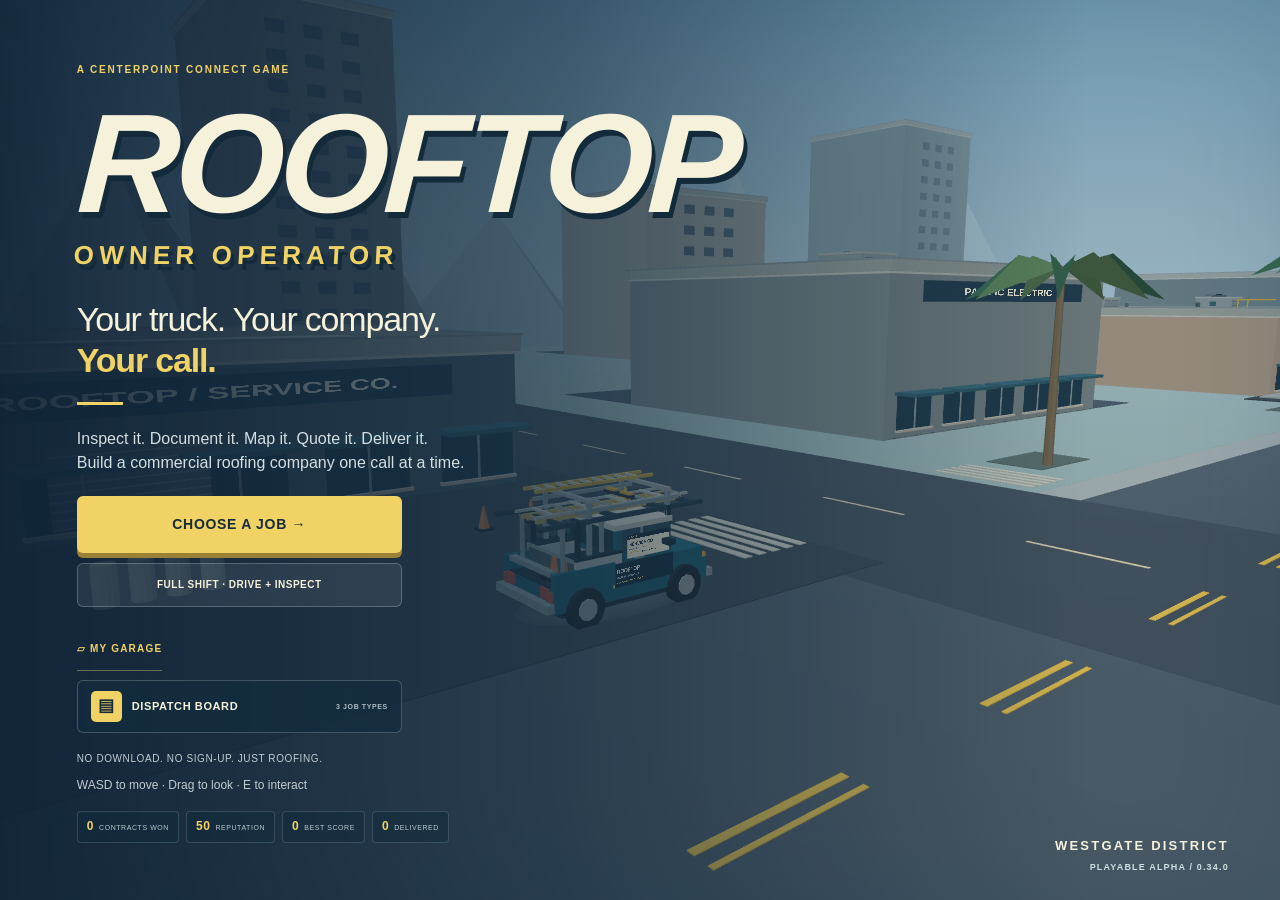
<file: rooftop-game/index.html>
<!doctype html>
<html lang="en"><head><meta charset="utf-8"><meta name="viewport" content="width=device-width,initial-scale=1,viewport-fit=cover"><meta name="theme-color" content="#182c3c"><meta name="description" content="Your truck. Your company. Your call. A mobile-first commercial roofing game."><title>ROOFTOP — Owner Operator | Play</title><link rel="icon" href="data:image/svg+xml,%3Csvg xmlns='http://www.w3.org/2000/svg' viewBox='0 0 64 64'%3E%3Crect width='64' height='64' rx='14' fill='%23182c3c'/%3E%3Cpath d='M12 31L32 14L52 31M18 29V49H46V29' fill='none' stroke='%23f0d265' stroke-width='7'/%3E%3C/svg%3E"><link rel="stylesheet" href="v03/style.css"><link rel="stylesheet" href="v04/upgrade.css"><link rel="stylesheet" href="v05/upgrade.css"><link rel="stylesheet" href="v06/upgrade.css"><link rel="stylesheet" href="v07/upgrade.css"><link rel="stylesheet" href="v08/upgrade.css"><link rel="stylesheet" href="v09/upgrade.css"><link rel="stylesheet" href="v10/upgrade.css"><link rel="stylesheet" href="v11/upgrade.css"><link rel="stylesheet" href="v12/upgrade.css"><link rel="stylesheet" href="v13/upgrade.css"><link rel="stylesheet" href="v14/upgrade.css"><link rel="stylesheet" href="v15/upgrade.css"><link rel="stylesheet" href="v16/upgrade.css"><link rel="stylesheet" href="v17/upgrade.css"><link rel="stylesheet" href="v18/upgrade.css"><link rel="stylesheet" href="v19/upgrade.css"><link rel="stylesheet" href="v20/upgrade.css"><link rel="stylesheet" href="v21/upgrade.css"><link rel="stylesheet" href="v22/upgrade.css"><link rel="stylesheet" href="v23/upgrade.css"><link rel="stylesheet" href="v24/upgrade.css"><link rel="stylesheet" href="v25/upgrade.css"><link rel="stylesheet" href="v26/upgrade.css"><link rel="stylesheet" href="v27/upgrade.css"><link rel="stylesheet" href="v28/upgrade.css"><link rel="stylesheet" href="v29/upgrade.css"><link rel="stylesheet" href="v30/upgrade.css"><link rel="stylesheet" href="v31/upgrade.css"><link rel="stylesheet" href="v32/upgrade.css"><link rel="stylesheet" href="v33/upgrade.css"><link rel="stylesheet" href="v34/upgrade.css"></head>
<body>
<canvas id="game" aria-label="Third-person commercial roofing game"></canvas><div id="vignette"></div>
<section id="titleScreen"><div class="title-copy"><div class="eyebrow">A CENTERPOINT CONNECT GAME</div><h1>ROOFTOP<span>OWNER OPERATOR</span></h1><p class="tagline">Your truck. Your company.<br><strong>Your call.</strong></p><div class="title-rule"></div><p class="title-description">Inspect it. Document it. Map it. Quote it. Deliver it.<br>Build a commercial roofing company one call at a time.</p><div class="start-row"><button id="quickStart" class="primary" disabled>QUICK PLAY →</button><button id="start" class="secondary" disabled>LOADING THE DISTRICT…</button><button id="continue" class="secondary hidden">CONTINUE SHIFT</button></div><button id="garageEntry" class="garage-entry" disabled>▱ MY GARAGE</button><p class="micro">NO DOWNLOAD. NO SIGN-UP. JUST ROOFING.</p><p id="introHelp">Thumbstick to move · Drag the world to look</p></div><div class="edition">WESTGATE DISTRICT<span>PLAYABLE ALPHA / 0.34.0</span></div></section>
<div id="hud" class="hidden"><header><div class="wordmark">ROOFTOP <span>OWNER OPERATOR</span></div><div class="top-right"><div class="wallet"><small>COMPANY CASH</small><b id="cash">$2,500</b></div><button id="sound" class="icon" aria-label="Turn sound on">♪<span id="soundState">OFF</span></button><button id="pause" class="icon" aria-label="Pause game">Ⅱ</button></div></header><section id="mission"><div class="eyebrow">01 / WESTGATE PLAZA</div><h2>Water over aisle six.</h2><p id="objective">Get into your work truck.</p><div id="progress"><i></i><i></i><i></i><i></i></div><div id="smallStatus">INSPECTION FEE <b>$450</b></div></section><div id="radarBox"><canvas id="radar" width="240" height="240" aria-label="District radar"></canvas><span id="radarLabel">WESTGATE</span></div><div id="pin" class="hidden"><b>↓</b><span id="pinText"></span></div><div id="speed" class="hidden"><strong>0</strong><span>KM/H</span></div><button id="route" class="route hidden">↗ AUTO DRIVE</button><button id="reportButton" class="report-button hidden">▤ <span>FIELD REPORT</span><b id="evidenceCount">0 / 3</b></button><div id="lookHint">Drag the world to look</div><div id="rankPill">ROOKIE OPERATOR</div><div id="nextDetail"></div><div id="evidencePop" aria-hidden="true"></div><div id="cameraFlash" aria-hidden="true"></div><div id="toast" role="status" aria-live="polite"></div><div id="crosshair" class="hidden"><i></i><i></i><i></i><i></i><span>FIELD CAMERA</span></div><div id="cameraHint" class="hidden">Drag to orbit · Capture a useful view</div><button id="cancelCamera" class="secondary hidden">← BACK</button>
<div id="controls"><div id="joystick" role="group" aria-label="Movement thumbstick"><span class="joy-top">▲</span><span class="joy-left">‹</span><span class="joy-right">›</span><span class="joy-bottom">▼</span><div id="stick"></div></div><span id="moveLabel">MOVE</span><div class="action-cluster"><button id="brake" class="round small hidden" aria-label="Hold to brake">STOP</button><button id="action" class="round action"><span id="actionIcon">↗</span><b id="actionText">GET IN</b></button></div></div></div>
<section id="sheet" class="hidden" role="dialog" aria-modal="true" aria-labelledby="sheetTitle"><div class="sheet-content"><div class="eyebrow" id="sheetTag"></div><h2 id="sheetTitle"></h2><div id="sheetBody"></div><div id="sheetActions"></div></div></section>
<section id="error" class="hidden"><h2>The district couldn’t load.</h2><p id="errorText"></p><button class="primary" onclick="location.reload()">TRY AGAIN</button></section><noscript>This game needs JavaScript enabled.</noscript>
<script src="v04/engine.js"></script><script src="v03/world.js"></script><script src="v04/features.js"></script><script src="v05/features.js"></script><script src="v06/features.js"></script><script src="v07/features.js"></script><script src="v08/features.js"></script><script src="v09/features.js"></script><script src="v10/features.js"></script><script src="v11/features.js"></script><script src="v12/features.js"></script><script src="v13/features.js"></script><script src="v14/features.js"></script><script src="v15/features.js"></script><script src="v16/features.js"></script><script src="v17/features.js"></script><script src="v18/features.js"></script><script src="v19/features.js"></script><script src="v20/features.js"></script><script src="v21/features.js"></script><script src="v22/features.js"></script><script src="v23/features.js"></script><script src="v24/features.js"></script><script src="v25/features.js"></script><script src="v26/features.js"></script><script src="v27/features.js"></script><script src="v28/features.js"></script><script src="v29/features.js"></script><script src="v30/features.js"></script><script src="v31/features.js"></script><script src="v32/features.js"></script><script src="v33/features.js"></script><script src="v34/features.js"></script><script src="v04/game.js"></script></body></html>
</file>
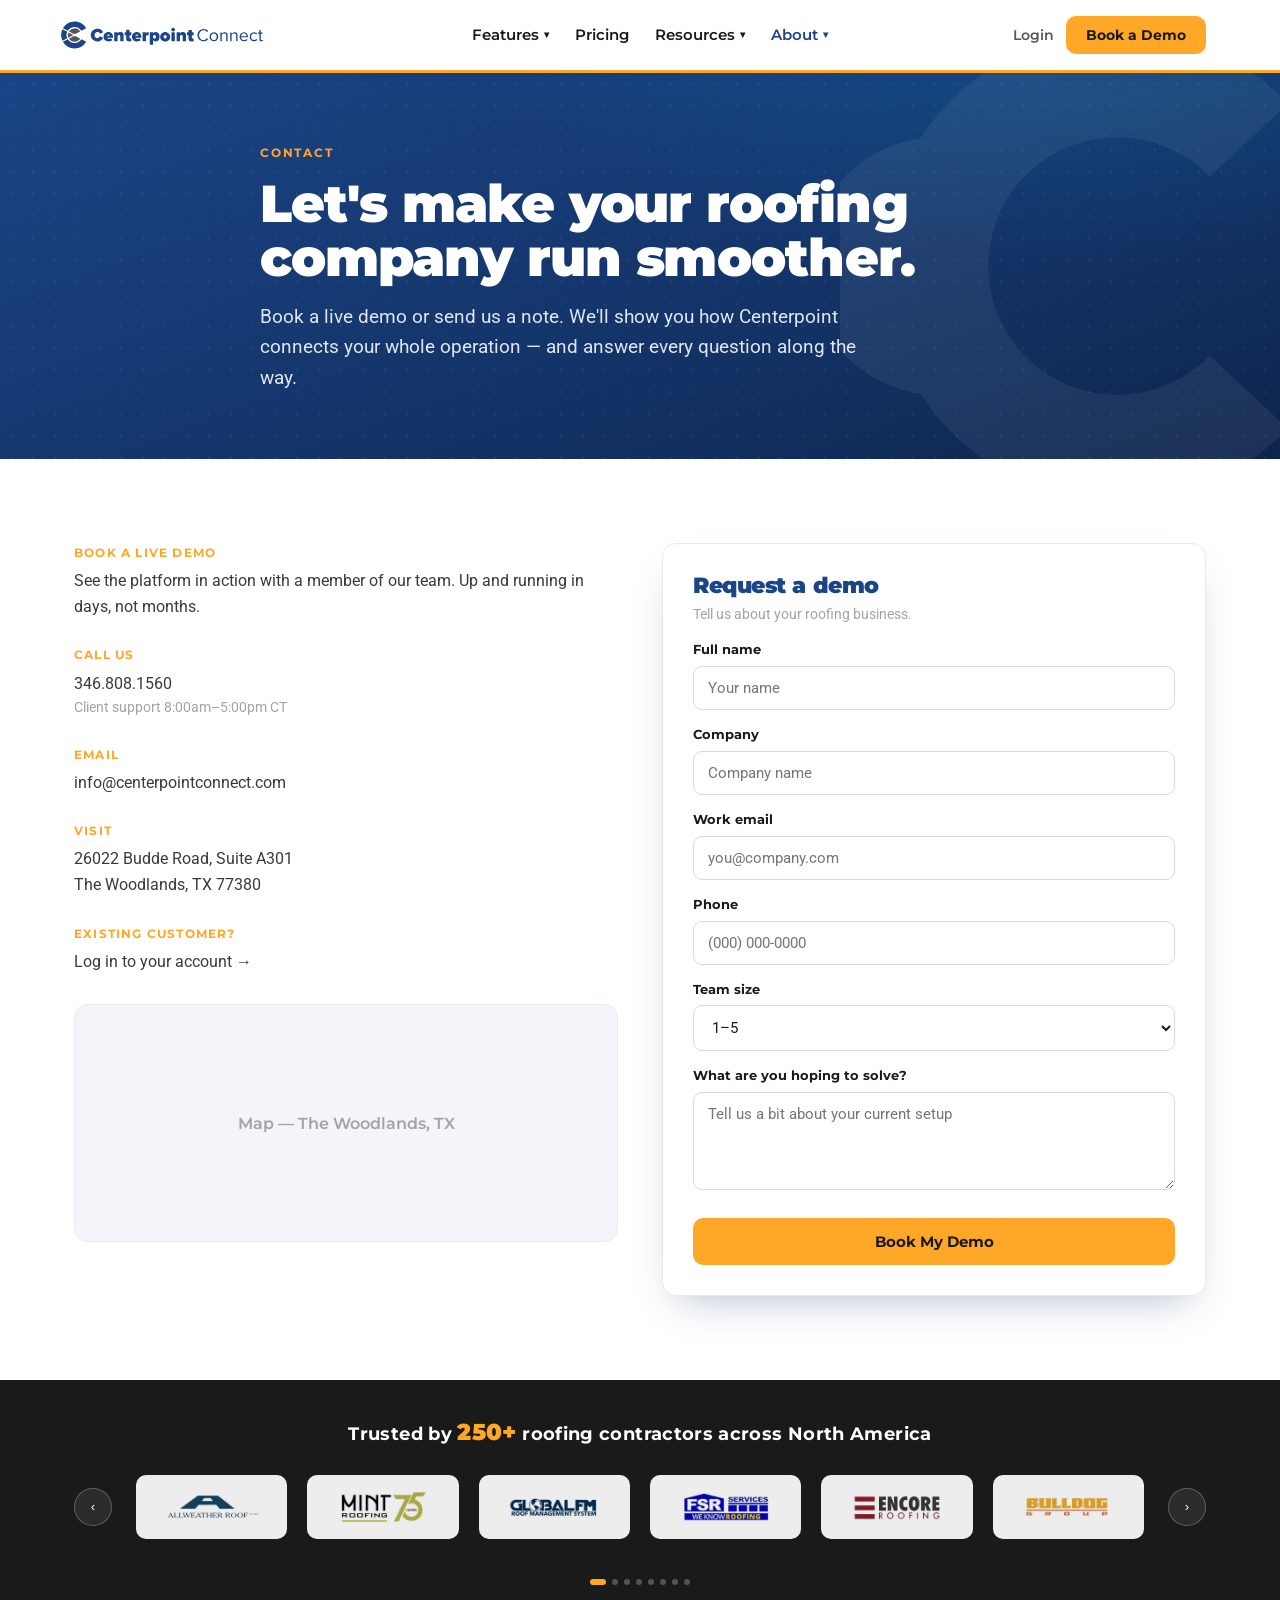
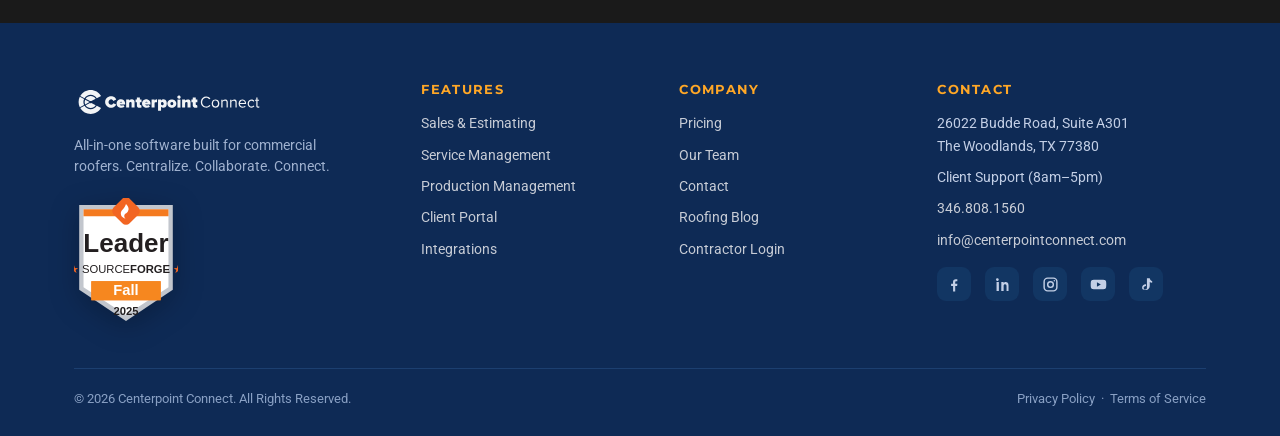
<file: contact.html>
<!DOCTYPE html><html lang="en"><head><meta charset="UTF-8"><meta name="viewport" content="width=device-width, initial-scale=1"><title>Contact | Centerpoint Connect</title><meta name="description" content="Book a live demo or contact Centerpoint Connect. See how all-in-one roofing software connects your whole operation."><link rel="preconnect" href="https://fonts.googleapis.com"><link rel="preconnect" href="https://fonts.gstatic.com" crossorigin><link href="https://fonts.googleapis.com/css2?family=Montserrat:wght@400;500;600;700;800;900&family=Roboto:wght@300;400;500;700&display=swap" rel="stylesheet"><link rel="icon" type="image/svg+xml" href="icon.svg"><link rel="stylesheet" href="styles.css"></head><body><header class="topbar"><div class="wrap nav"><a class="brand" href="index.html" aria-label="Centerpoint Connect home"><img class="logo" src="logo-horizontal.svg" alt="Centerpoint Connect"></a><nav aria-label="Primary"><ul class="nav-links"><li><a href="#">Features <span style="font-size:10px">&#9662;</span></a><ul class="dropdown"><li><a href="sales-estimating.html">Sales & Estimating</a></li><li><a href="service-management.html">Service Management</a></li><li><a href="production-management.html">Production Management</a></li><li><a href="client-portal.html">Client Portal</a></li><li><a href="integrations.html">Integrations</a></li></ul></li><li><a href="pricing.html">Pricing</a></li><li><a href="#">Resources <span style="font-size:10px">&#9662;</span></a><ul class="dropdown"><li><a href="blog.html">Roofing Blog</a></li><li><a href="#">Affiliates</a></li><li><a href="#">PRIN & Centerpoint</a></li></ul></li><li><a href="#" aria-current="page">About <span style="font-size:10px">&#9662;</span></a><ul class="dropdown"><li><a href="our-team.html">Our Team</a></li><li><a href="contact.html">Contact</a></li></ul></li></ul></nav><div class="nav-cta"><a class="login" href="#">Login</a><a class="btn btn-accent" href="contact.html">Book a Demo</a></div><button class="menu-btn" aria-label="Menu" onclick="document.getElementById('mm').classList.toggle('open')">&#9776;</button></div></header><div class="mobile-menu" id="mm"><ul><li><a href="sales-estimating.html">Sales & Estimating</a></li><li><a href="service-management.html">Service Management</a></li><li><a href="production-management.html">Production Management</a></li><li><a href="client-portal.html">Client Portal</a></li><li><a href="integrations.html">Integrations</a></li><li><a href="pricing.html">Pricing</a></li><li><a href="blog.html">Roofing Blog</a></li><li><a href="#">Affiliates</a></li><li><a href="#">PRIN & Centerpoint</a></li><li><a href="our-team.html">Our Team</a></li><li><a href="contact.html">Contact</a></li><li><a href="contact.html">Book a Demo</a></li><li><a href="#">Login</a></li></ul></div><section class="subhero"><div class="dots"></div><svg class="ghost" viewBox="0 0 100 100" aria-hidden="true"><path d="M50 8a42 42 0 1 0 30 71l-14-13a23 23 0 1 1 0-32l14-13A41.8 41.8 0 0 0 50 8Z" fill="#fff"/><path d="M50 92a42 42 0 0 1-30-71l14 13a23 23 0 1 0 0 32L20 79A41.8 41.8 0 0 0 50 92Z" fill="#fff"/></svg><div class="wrap inner"><span class="eyebrow">Contact</span><h1>Let's make your roofing company run smoother.</h1><p>Book a live demo or send us a note. We'll show you how Centerpoint connects your whole operation &mdash; and answer every question along the way.</p></div></section><section class="section"><div class="wrap"><div class="contact-grid"><div class="contact-info"><div class="block"><div class="k">Book a live demo</div><p>See the platform in action with a member of our team. Up and running in days, not months.</p></div><div class="block"><div class="k">Call us</div><a href="tel:3468081560">346.808.1560</a><p style="font-size:14px;color:var(--ash)">Client support 8:00am&ndash;5:00pm CT</p></div><div class="block"><div class="k">Email</div><a href="mailto:info@centerpointconnect.com">info@centerpointconnect.com</a></div><div class="block"><div class="k">Visit</div><p>26022 Budde Road, Suite A301<br>The Woodlands, TX 77380</p></div><div class="block"><div class="k">Existing customer?</div><p><a href="#">Log in to your account &rarr;</a></p></div><div class="map">Map &mdash; The Woodlands, TX</div></div><form class="cform" onsubmit="event.preventDefault();this.querySelector('.done').style.display='block';"><h3 style="font-size:22px;margin-bottom:6px">Request a demo</h3><p style="font-size:14px;color:var(--ash);margin-bottom:6px">Tell us about your roofing business.</p><label for="cn">Full name</label><input id="cn" name="name" type="text" placeholder="Your name" required><label for="cc">Company</label><input id="cc" name="company" type="text" placeholder="Company name" required><label for="ce">Work email</label><input id="ce" name="email" type="email" placeholder="you@company.com" required><label for="cp">Phone</label><input id="cp" name="phone" type="tel" placeholder="(000) 000-0000"><label for="cs">Team size</label><select id="cs" name="size"><option>1&ndash;5</option><option>6&ndash;20</option><option>21&ndash;50</option><option>51+</option></select><label for="cm">What are you hoping to solve?</label><textarea id="cm" name="message" rows="4" placeholder="Tell us a bit about your current setup"></textarea><button class="btn btn-accent" type="submit">Book My Demo</button><p class="done" style="display:none;margin-top:14px;color:var(--cp-blue);font-weight:600">Thanks! This is a demo form &mdash; wire it to your CRM or Jotform before launch.</p></form></div></div></section><section class="trust"><div class="wrap row"><div class="stat">Trusted by <b>250+</b> roofing contractors across North America</div><div class="trust-carousel"><button class="tc-btn" id="tcPrev" aria-label="Previous logos">&#8249;</button><div class="tc-viewport"><div class="tc-track" id="tcTrack"><div class="tc-slide"><div class="card"><img src="logos/all-weather-roof.webp" alt="All Weather Roof" loading="lazy"></div></div><div class="tc-slide"><div class="card"><img src="logos/mint-roofing.webp" alt="Mint Roofing" loading="lazy"></div></div><div class="tc-slide"><div class="card"><img src="logos/global-fm.webp" alt="Global FM" loading="lazy"></div></div><div class="tc-slide"><div class="card"><img src="logos/fsr-services.webp" alt="FSR Services" loading="lazy"></div></div><div class="tc-slide"><div class="card"><img src="logos/encore-roofing.webp" alt="Encore Roofing" loading="lazy"></div></div><div class="tc-slide"><div class="card"><img src="logos/bulldog-group.webp" alt="Bulldog Group" loading="lazy"></div></div><div class="tc-slide"><div class="card"><img src="logos/roofed-right.webp" alt="Roofed Right America" loading="lazy"></div></div><div class="tc-slide"><div class="card"><img src="logos/texana.webp" alt="Texana Construction Services" loading="lazy"></div></div><div class="tc-slide"><div class="card"><img src="logos/zurix-roofing.webp" alt="Zurix Roofing Systems" loading="lazy"></div></div><div class="tc-slide"><div class="card"><img src="logos/west-coast.webp" alt="West Coast Florida Enterprises" loading="lazy"></div></div><div class="tc-slide"><div class="card"><img src="logos/roof-maintenance.webp" alt="Roof Maintenance Systems" loading="lazy"></div></div><div class="tc-slide"><div class="card"><img src="logos/pinaire-roofing.webp" alt="Pinaire Roofing" loading="lazy"></div></div><div class="tc-slide"><div class="card"><img src="logos/fw-walton.webp" alt="FW Walton" loading="lazy"></div></div></div></div><button class="tc-btn" id="tcNext" aria-label="Next logos">&#8250;</button></div><div class="tc-dots" id="tcDots"><span class="on" data-i="0"></span><span class="" data-i="1"></span><span class="" data-i="2"></span><span class="" data-i="3"></span><span class="" data-i="4"></span><span class="" data-i="5"></span><span class="" data-i="6"></span><span class="" data-i="7"></span></div></div></section><script>(function(){var track=document.getElementById("tcTrack");if(!track)return;var slideW=100/6;var total=13;var max=total-6;var i=0;var dotsWrap=document.getElementById("tcDots");function render(){track.style.transform="translateX(-"+(i*slideW)+"%)";if(dotsWrap){Array.prototype.forEach.call(dotsWrap.children,function(d,idx){d.className=idx===i?"on":"";});}}document.getElementById("tcPrev").onclick=function(){i=Math.max(0,i-1);render();};document.getElementById("tcNext").onclick=function(){i=Math.min(max,i+1);render();};render();})();</script><footer><div class="wrap"><div class="fgrid"><div class="fbrand"><img class="logo-footer" src="logo-horizontal.svg" alt="Centerpoint Connect"><p>All-in-one software built for commercial roofers. Centralize. Collaborate. Connect.</p><div class="award"><svg class="award-badge" viewBox="0 0 120 150" xmlns="http://www.w3.org/2000/svg" role="img" aria-label="SourceForge Leader, Fall 2025"><path d="M6 8h108v98l-54 36-54-36z" fill="#c2c6cd"/><path d="M11 13h98v90l-49 32-49-32z" fill="#ffffff"/><path d="M11 13h98v8H11z" fill="#f47a20"/><rect x="47" y="2" width="26" height="26" rx="6" transform="rotate(45 60 15)" fill="#f26522"/><path d="M60 7c3 3 4 6 2 9-1 2-4 2-4 5 0 2 2 3 2 3s-6-1-6-6c0-4 4-5 6-11z" fill="#fff"/><text x="60" y="62" text-anchor="middle" font-family="Arial, sans-serif" font-weight="800" font-size="30" fill="#231f20">Leader</text><text x="60" y="86" text-anchor="middle" font-family="Arial, sans-serif" font-size="13" fill="#231f20"><tspan fill="#f26522">&#9733; </tspan><tspan font-weight="400">SOURCE</tspan><tspan font-weight="800">FORGE</tspan><tspan fill="#f26522"> &#9733;</tspan></text><path d="M20 96h80v22l-40 0-40 0z" fill="#f47a20"/><rect x="20" y="96" width="80" height="22" fill="#f6871f"/><text x="60" y="112" text-anchor="middle" font-family="Arial, sans-serif" font-weight="800" font-size="17" fill="#ffffff">Fall</text><text x="60" y="135" text-anchor="middle" font-family="Arial, sans-serif" font-weight="700" font-size="13" fill="#231f20">2025</text></svg></div></div><div><h4>Features</h4><ul><li><a href="sales-estimating.html">Sales &amp; Estimating</a></li><li><a href="service-management.html">Service Management</a></li><li><a href="production-management.html">Production Management</a></li><li><a href="client-portal.html">Client Portal</a></li><li><a href="integrations.html">Integrations</a></li></ul></div><div><h4>Company</h4><ul><li><a href="pricing.html">Pricing</a></li><li><a href="our-team.html">Our Team</a></li><li><a href="contact.html">Contact</a></li><li><a href="blog.html">Roofing Blog</a></li><li><a href="#">Contractor Login</a></li></ul></div><div><h4>Contact</h4><ul><li>26022 Budde Road, Suite A301<br>The Woodlands, TX 77380</li><li>Client Support (8am&ndash;5pm)</li><li><a href="tel:3468081560">346.808.1560</a></li><li><a href="mailto:info@centerpointconnect.com">info@centerpointconnect.com</a></li></ul><div class="socials" style="margin-top:16px"><a href="https://www.facebook.com/CenterpointConnect" aria-label="Facebook"><svg viewBox="0 0 24 24" fill="currentColor"><path d="M13 22v-8h2.7l.4-3.1H13V8.9c0-.9.3-1.5 1.6-1.5H16V4.6c-.3 0-1.2-.1-2.3-.1-2.3 0-3.8 1.4-3.8 3.9v2.5H7.2V14H10v8h3z"/></svg></a><a href="https://www.linkedin.com/company/centerpoint-connect" aria-label="LinkedIn"><svg viewBox="0 0 24 24" fill="currentColor"><path d="M6.9 8.4H3.6V21h3.3V8.4zM5.2 3.2A1.94 1.94 0 1 0 5.2 7a1.94 1.94 0 0 0 0-3.8zM21 21h-3.3v-6.6c0-1.6-.6-2.6-2-2.6-1.1 0-1.7.7-2 1.4-.1.3-.1.6-.1 1V21h-3.3s.1-11.4 0-12.6h3.3v1.8c.4-.7 1.2-1.7 3-1.7 2.2 0 3.9 1.4 3.9 4.5V21z"/></svg></a><a href="https://www.instagram.com/centerpointconnect/" aria-label="Instagram"><svg viewBox="0 0 24 24" fill="none" stroke="currentColor" stroke-width="2"><rect x="3" y="3" width="18" height="18" rx="5"/><circle cx="12" cy="12" r="4"/><circle cx="17.4" cy="6.6" r="1.1" fill="currentColor" stroke="none"/></svg></a><a href="https://www.youtube.com/@centerpointconnect248" aria-label="YouTube"><svg viewBox="0 0 24 24" fill="currentColor"><path d="M23 12s0-3.2-.4-4.7c-.2-.8-.9-1.5-1.7-1.7C19.4 5.2 12 5.2 12 5.2s-7.4 0-8.9.4c-.8.2-1.5.9-1.7 1.7C1 8.8 1 12 1 12s0 3.2.4 4.7c.2.8.9 1.5 1.7 1.7 1.5.4 8.9.4 8.9.4s7.4 0 8.9-.4c.8-.2 1.5-.9 1.7-1.7.4-1.5.4-4.7.4-4.7zM9.8 15.2V8.8l5.5 3.2-5.5 3.2z"/></svg></a><a href="https://www.tiktok.com/@centerpointconnect" aria-label="TikTok"><svg viewBox="0 0 24 24" fill="currentColor"><path d="M16.6 3c.3 2 1.4 3.6 3.4 3.9v2.5c-1.2.1-2.3-.2-3.4-.8v5.4c0 3.1-2.3 5.6-5.4 5.6S5.8 19.7 5.8 16.7c0-3 2.5-5.2 5.5-4.9v2.6c-.4-.1-.8-.2-1.2-.1-1.3.1-2.2 1.2-2.1 2.5.1 1.3 1.1 2.2 2.4 2.1 1.3 0 2.2-1 2.2-2.4V3h3z"/></svg></a></div></div></div><div class="fbottom"><span>&copy; 2026 Centerpoint Connect. All Rights Reserved.</span><span><a href="#">Privacy Policy</a> &nbsp;&middot;&nbsp; <a href="#">Terms of Service</a></span></div></div></footer></body></html>
</file>
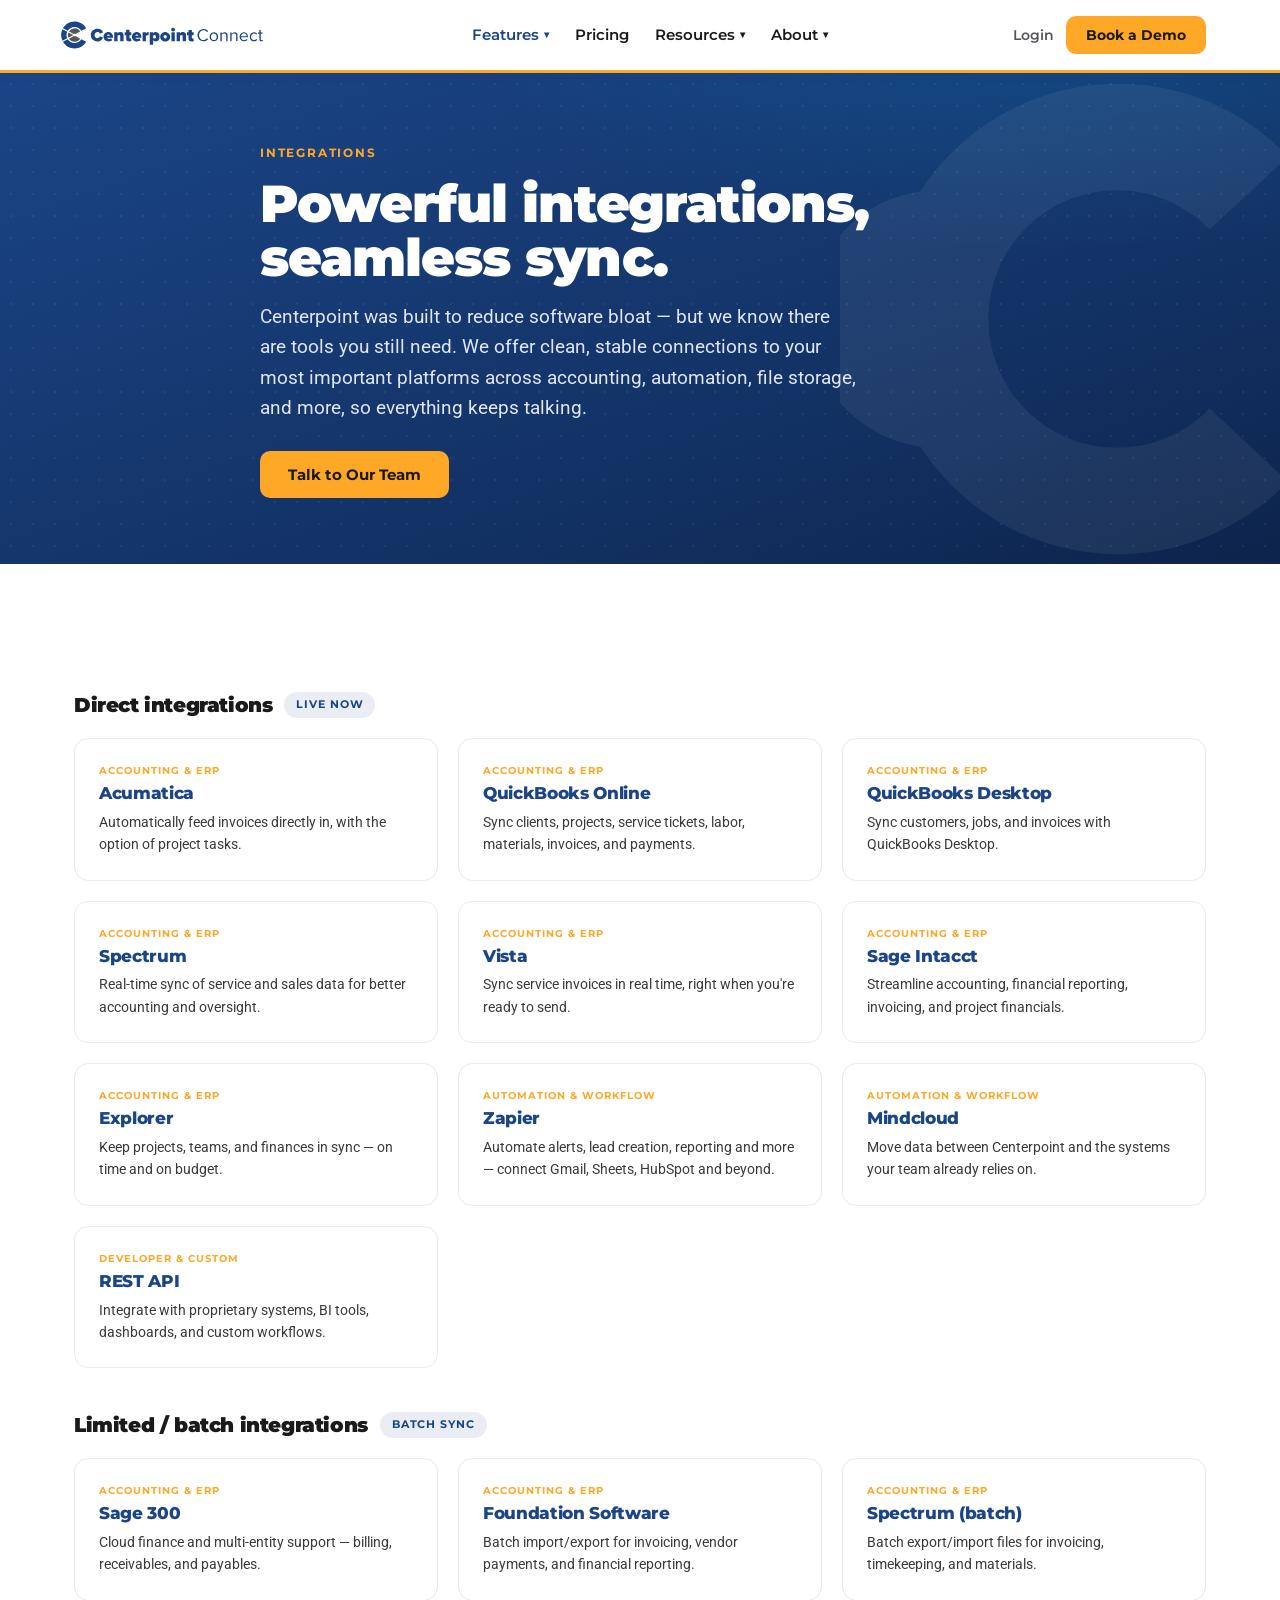
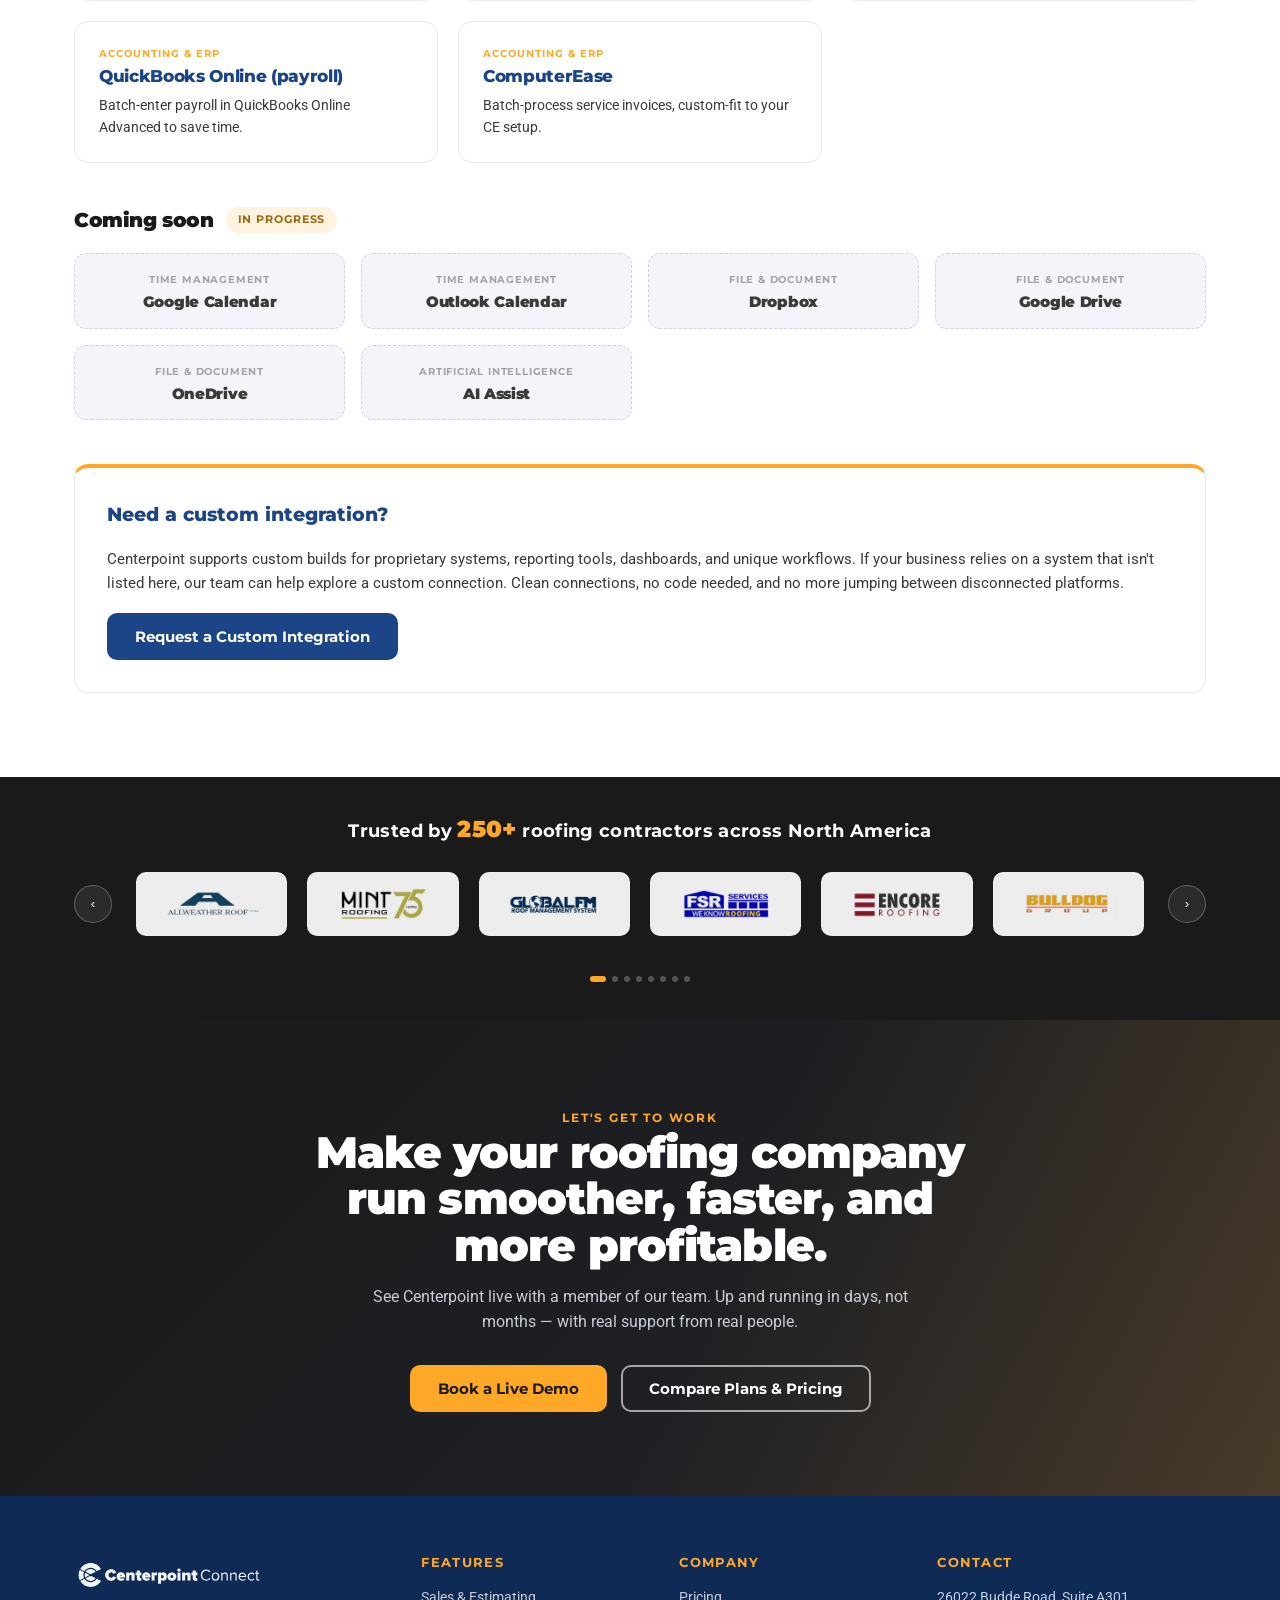
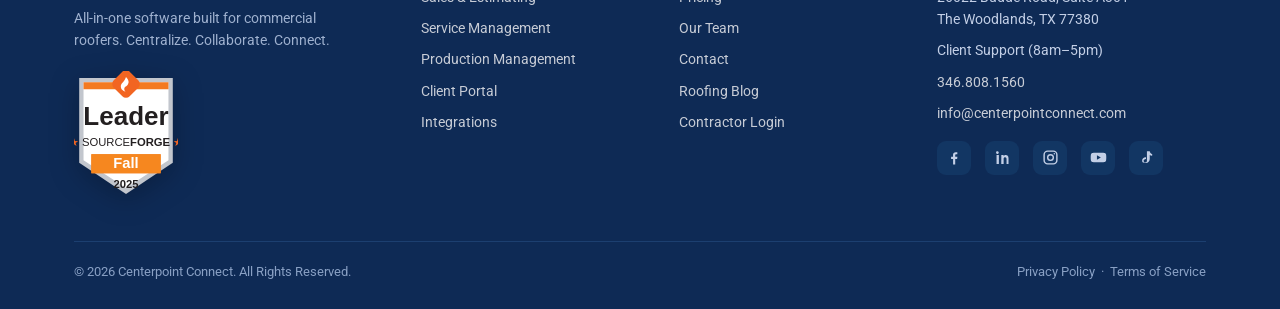
<file: integrations.html>
<!DOCTYPE html><html lang="en"><head><meta charset="UTF-8"><meta name="viewport" content="width=device-width, initial-scale=1"><title>Integrations | Centerpoint Connect</title><meta name="description" content="Connect the tools you already use with Centerpoint Connect. Clean, reliable roofing software integrations that keep every workflow in sync."><link rel="preconnect" href="https://fonts.googleapis.com"><link rel="preconnect" href="https://fonts.gstatic.com" crossorigin><link href="https://fonts.googleapis.com/css2?family=Montserrat:wght@400;500;600;700;800;900&family=Roboto:wght@300;400;500;700&display=swap" rel="stylesheet"><link rel="icon" type="image/svg+xml" href="icon.svg"><link rel="stylesheet" href="styles.css"></head><body><header class="topbar"><div class="wrap nav"><a class="brand" href="index.html" aria-label="Centerpoint Connect home"><img class="logo" src="logo-horizontal.svg" alt="Centerpoint Connect"></a><nav aria-label="Primary"><ul class="nav-links"><li><a href="#" aria-current="page">Features <span style="font-size:10px">&#9662;</span></a><ul class="dropdown"><li><a href="sales-estimating.html">Sales & Estimating</a></li><li><a href="service-management.html">Service Management</a></li><li><a href="production-management.html">Production Management</a></li><li><a href="client-portal.html">Client Portal</a></li><li><a href="integrations.html">Integrations</a></li></ul></li><li><a href="pricing.html">Pricing</a></li><li><a href="#">Resources <span style="font-size:10px">&#9662;</span></a><ul class="dropdown"><li><a href="blog.html">Roofing Blog</a></li><li><a href="#">Affiliates</a></li><li><a href="#">PRIN & Centerpoint</a></li></ul></li><li><a href="#">About <span style="font-size:10px">&#9662;</span></a><ul class="dropdown"><li><a href="our-team.html">Our Team</a></li><li><a href="contact.html">Contact</a></li></ul></li></ul></nav><div class="nav-cta"><a class="login" href="#">Login</a><a class="btn btn-accent" href="contact.html">Book a Demo</a></div><button class="menu-btn" aria-label="Menu" onclick="document.getElementById('mm').classList.toggle('open')">&#9776;</button></div></header><div class="mobile-menu" id="mm"><ul><li><a href="sales-estimating.html">Sales & Estimating</a></li><li><a href="service-management.html">Service Management</a></li><li><a href="production-management.html">Production Management</a></li><li><a href="client-portal.html">Client Portal</a></li><li><a href="integrations.html">Integrations</a></li><li><a href="pricing.html">Pricing</a></li><li><a href="blog.html">Roofing Blog</a></li><li><a href="#">Affiliates</a></li><li><a href="#">PRIN & Centerpoint</a></li><li><a href="our-team.html">Our Team</a></li><li><a href="contact.html">Contact</a></li><li><a href="contact.html">Book a Demo</a></li><li><a href="#">Login</a></li></ul></div><section class="subhero"><div class="dots"></div><svg class="ghost" viewBox="0 0 100 100" aria-hidden="true"><path d="M50 8a42 42 0 1 0 30 71l-14-13a23 23 0 1 1 0-32l14-13A41.8 41.8 0 0 0 50 8Z" fill="#fff"/><path d="M50 92a42 42 0 0 1-30-71l14 13a23 23 0 1 0 0 32L20 79A41.8 41.8 0 0 0 50 92Z" fill="#fff"/></svg><div class="wrap inner"><span class="eyebrow">Integrations</span><h1>Powerful integrations, seamless sync.</h1><p>Centerpoint was built to reduce software bloat &mdash; but we know there are tools you still need. We offer clean, stable connections to your most important platforms across accounting, automation, file storage, and more, so everything keeps talking.</p><div class="btns"><a class="btn btn-accent" href="contact.html">Talk to Our Team</a></div></div></section><section class="section"><div class="wrap"><div class="intg-group"><div class="gh"><h3>Direct integrations</h3><span class="pill">Live now</span></div><div class="intg-grid"><div class="intg"><div class="cat">Accounting &amp; ERP</div><h4>Acumatica</h4><p>Automatically feed invoices directly in, with the option of project tasks.</p></div><div class="intg"><div class="cat">Accounting &amp; ERP</div><h4>QuickBooks Online</h4><p>Sync clients, projects, service tickets, labor, materials, invoices, and payments.</p></div><div class="intg"><div class="cat">Accounting &amp; ERP</div><h4>QuickBooks Desktop</h4><p>Sync customers, jobs, and invoices with QuickBooks Desktop.</p></div><div class="intg"><div class="cat">Accounting &amp; ERP</div><h4>Spectrum</h4><p>Real-time sync of service and sales data for better accounting and oversight.</p></div><div class="intg"><div class="cat">Accounting &amp; ERP</div><h4>Vista</h4><p>Sync service invoices in real time, right when you're ready to send.</p></div><div class="intg"><div class="cat">Accounting &amp; ERP</div><h4>Sage Intacct</h4><p>Streamline accounting, financial reporting, invoicing, and project financials.</p></div><div class="intg"><div class="cat">Accounting &amp; ERP</div><h4>Explorer</h4><p>Keep projects, teams, and finances in sync &mdash; on time and on budget.</p></div><div class="intg"><div class="cat">Automation &amp; Workflow</div><h4>Zapier</h4><p>Automate alerts, lead creation, reporting and more &mdash; connect Gmail, Sheets, HubSpot and beyond.</p></div><div class="intg"><div class="cat">Automation &amp; Workflow</div><h4>Mindcloud</h4><p>Move data between Centerpoint and the systems your team already relies on.</p></div><div class="intg"><div class="cat">Developer &amp; Custom</div><h4>REST API</h4><p>Integrate with proprietary systems, BI tools, dashboards, and custom workflows.</p></div></div></div><div class="intg-group"><div class="gh"><h3>Limited / batch integrations</h3><span class="pill">Batch sync</span></div><div class="intg-grid"><div class="intg"><div class="cat">Accounting &amp; ERP</div><h4>Sage 300</h4><p>Cloud finance and multi-entity support &mdash; billing, receivables, and payables.</p></div><div class="intg"><div class="cat">Accounting &amp; ERP</div><h4>Foundation Software</h4><p>Batch import/export for invoicing, vendor payments, and financial reporting.</p></div><div class="intg"><div class="cat">Accounting &amp; ERP</div><h4>Spectrum (batch)</h4><p>Batch export/import files for invoicing, timekeeping, and materials.</p></div><div class="intg"><div class="cat">Accounting &amp; ERP</div><h4>QuickBooks Online (payroll)</h4><p>Batch-enter payroll in QuickBooks Online Advanced to save time.</p></div><div class="intg"><div class="cat">Accounting &amp; ERP</div><h4>ComputerEase</h4><p>Batch-process service invoices, custom-fit to your CE setup.</p></div></div></div><div class="intg-group"><div class="gh"><h3>Coming soon</h3><span class="pill soon">In progress</span></div><div class="intg-soon-grid"><div class="intg-soon"><div class="cat">Time Management</div><h4>Google Calendar</h4></div><div class="intg-soon"><div class="cat">Time Management</div><h4>Outlook Calendar</h4></div><div class="intg-soon"><div class="cat">File & Document</div><h4>Dropbox</h4></div><div class="intg-soon"><div class="cat">File & Document</div><h4>Google Drive</h4></div><div class="intg-soon"><div class="cat">File & Document</div><h4>OneDrive</h4></div><div class="intg-soon"><div class="cat">Artificial Intelligence</div><h4>AI Assist</h4></div></div></div><div class="card2" style="margin-top:44px;border-top-color:var(--orange)"><div class="k">Need a custom integration?</div><p style="font-size:15px">Centerpoint supports custom builds for proprietary systems, reporting tools, dashboards, and unique workflows. If your business relies on a system that isn't listed here, our team can help explore a custom connection. Clean connections, no code needed, and no more jumping between disconnected platforms.</p><div style="margin-top:18px"><a class="btn btn-primary" href="contact.html">Request a Custom Integration</a></div></div></div></section><section class="trust"><div class="wrap row"><div class="stat">Trusted by <b>250+</b> roofing contractors across North America</div><div class="trust-carousel"><button class="tc-btn" id="tcPrev" aria-label="Previous logos">&#8249;</button><div class="tc-viewport"><div class="tc-track" id="tcTrack"><div class="tc-slide"><div class="card"><img src="logos/all-weather-roof.webp" alt="All Weather Roof" loading="lazy"></div></div><div class="tc-slide"><div class="card"><img src="logos/mint-roofing.webp" alt="Mint Roofing" loading="lazy"></div></div><div class="tc-slide"><div class="card"><img src="logos/global-fm.webp" alt="Global FM" loading="lazy"></div></div><div class="tc-slide"><div class="card"><img src="logos/fsr-services.webp" alt="FSR Services" loading="lazy"></div></div><div class="tc-slide"><div class="card"><img src="logos/encore-roofing.webp" alt="Encore Roofing" loading="lazy"></div></div><div class="tc-slide"><div class="card"><img src="logos/bulldog-group.webp" alt="Bulldog Group" loading="lazy"></div></div><div class="tc-slide"><div class="card"><img src="logos/roofed-right.webp" alt="Roofed Right America" loading="lazy"></div></div><div class="tc-slide"><div class="card"><img src="logos/texana.webp" alt="Texana Construction Services" loading="lazy"></div></div><div class="tc-slide"><div class="card"><img src="logos/zurix-roofing.webp" alt="Zurix Roofing Systems" loading="lazy"></div></div><div class="tc-slide"><div class="card"><img src="logos/west-coast.webp" alt="West Coast Florida Enterprises" loading="lazy"></div></div><div class="tc-slide"><div class="card"><img src="logos/roof-maintenance.webp" alt="Roof Maintenance Systems" loading="lazy"></div></div><div class="tc-slide"><div class="card"><img src="logos/pinaire-roofing.webp" alt="Pinaire Roofing" loading="lazy"></div></div><div class="tc-slide"><div class="card"><img src="logos/fw-walton.webp" alt="FW Walton" loading="lazy"></div></div></div></div><button class="tc-btn" id="tcNext" aria-label="Next logos">&#8250;</button></div><div class="tc-dots" id="tcDots"><span class="on" data-i="0"></span><span class="" data-i="1"></span><span class="" data-i="2"></span><span class="" data-i="3"></span><span class="" data-i="4"></span><span class="" data-i="5"></span><span class="" data-i="6"></span><span class="" data-i="7"></span></div></div></section><script>(function(){var track=document.getElementById("tcTrack");if(!track)return;var slideW=100/6;var total=13;var max=total-6;var i=0;var dotsWrap=document.getElementById("tcDots");function render(){track.style.transform="translateX(-"+(i*slideW)+"%)";if(dotsWrap){Array.prototype.forEach.call(dotsWrap.children,function(d,idx){d.className=idx===i?"on":"";});}}document.getElementById("tcPrev").onclick=function(){i=Math.max(0,i-1);render();};document.getElementById("tcNext").onclick=function(){i=Math.min(max,i+1);render();};render();})();</script><section class="section final" id="demo"><div class="accent"></div><div class="wrap inner"><span class="eyebrow">Let's get to work</span><h2>Make your roofing company run smoother, faster, and more profitable.</h2><p>See Centerpoint live with a member of our team. Up and running in days, not months &mdash; with real support from real people.</p><div class="btns"><a class="btn btn-accent" href="contact.html">Book a Live Demo</a><a class="btn btn-ghost-light" href="pricing.html">Compare Plans &amp; Pricing</a></div></div></section><footer><div class="wrap"><div class="fgrid"><div class="fbrand"><img class="logo-footer" src="logo-horizontal.svg" alt="Centerpoint Connect"><p>All-in-one software built for commercial roofers. Centralize. Collaborate. Connect.</p><div class="award"><svg class="award-badge" viewBox="0 0 120 150" xmlns="http://www.w3.org/2000/svg" role="img" aria-label="SourceForge Leader, Fall 2025"><path d="M6 8h108v98l-54 36-54-36z" fill="#c2c6cd"/><path d="M11 13h98v90l-49 32-49-32z" fill="#ffffff"/><path d="M11 13h98v8H11z" fill="#f47a20"/><rect x="47" y="2" width="26" height="26" rx="6" transform="rotate(45 60 15)" fill="#f26522"/><path d="M60 7c3 3 4 6 2 9-1 2-4 2-4 5 0 2 2 3 2 3s-6-1-6-6c0-4 4-5 6-11z" fill="#fff"/><text x="60" y="62" text-anchor="middle" font-family="Arial, sans-serif" font-weight="800" font-size="30" fill="#231f20">Leader</text><text x="60" y="86" text-anchor="middle" font-family="Arial, sans-serif" font-size="13" fill="#231f20"><tspan fill="#f26522">&#9733; </tspan><tspan font-weight="400">SOURCE</tspan><tspan font-weight="800">FORGE</tspan><tspan fill="#f26522"> &#9733;</tspan></text><path d="M20 96h80v22l-40 0-40 0z" fill="#f47a20"/><rect x="20" y="96" width="80" height="22" fill="#f6871f"/><text x="60" y="112" text-anchor="middle" font-family="Arial, sans-serif" font-weight="800" font-size="17" fill="#ffffff">Fall</text><text x="60" y="135" text-anchor="middle" font-family="Arial, sans-serif" font-weight="700" font-size="13" fill="#231f20">2025</text></svg></div></div><div><h4>Features</h4><ul><li><a href="sales-estimating.html">Sales &amp; Estimating</a></li><li><a href="service-management.html">Service Management</a></li><li><a href="production-management.html">Production Management</a></li><li><a href="client-portal.html">Client Portal</a></li><li><a href="integrations.html">Integrations</a></li></ul></div><div><h4>Company</h4><ul><li><a href="pricing.html">Pricing</a></li><li><a href="our-team.html">Our Team</a></li><li><a href="contact.html">Contact</a></li><li><a href="blog.html">Roofing Blog</a></li><li><a href="#">Contractor Login</a></li></ul></div><div><h4>Contact</h4><ul><li>26022 Budde Road, Suite A301<br>The Woodlands, TX 77380</li><li>Client Support (8am&ndash;5pm)</li><li><a href="tel:3468081560">346.808.1560</a></li><li><a href="mailto:info@centerpointconnect.com">info@centerpointconnect.com</a></li></ul><div class="socials" style="margin-top:16px"><a href="https://www.facebook.com/CenterpointConnect" aria-label="Facebook"><svg viewBox="0 0 24 24" fill="currentColor"><path d="M13 22v-8h2.7l.4-3.1H13V8.9c0-.9.3-1.5 1.6-1.5H16V4.6c-.3 0-1.2-.1-2.3-.1-2.3 0-3.8 1.4-3.8 3.9v2.5H7.2V14H10v8h3z"/></svg></a><a href="https://www.linkedin.com/company/centerpoint-connect" aria-label="LinkedIn"><svg viewBox="0 0 24 24" fill="currentColor"><path d="M6.9 8.4H3.6V21h3.3V8.4zM5.2 3.2A1.94 1.94 0 1 0 5.2 7a1.94 1.94 0 0 0 0-3.8zM21 21h-3.3v-6.6c0-1.6-.6-2.6-2-2.6-1.1 0-1.7.7-2 1.4-.1.3-.1.6-.1 1V21h-3.3s.1-11.4 0-12.6h3.3v1.8c.4-.7 1.2-1.7 3-1.7 2.2 0 3.9 1.4 3.9 4.5V21z"/></svg></a><a href="https://www.instagram.com/centerpointconnect/" aria-label="Instagram"><svg viewBox="0 0 24 24" fill="none" stroke="currentColor" stroke-width="2"><rect x="3" y="3" width="18" height="18" rx="5"/><circle cx="12" cy="12" r="4"/><circle cx="17.4" cy="6.6" r="1.1" fill="currentColor" stroke="none"/></svg></a><a href="https://www.youtube.com/@centerpointconnect248" aria-label="YouTube"><svg viewBox="0 0 24 24" fill="currentColor"><path d="M23 12s0-3.2-.4-4.7c-.2-.8-.9-1.5-1.7-1.7C19.4 5.2 12 5.2 12 5.2s-7.4 0-8.9.4c-.8.2-1.5.9-1.7 1.7C1 8.8 1 12 1 12s0 3.2.4 4.7c.2.8.9 1.5 1.7 1.7 1.5.4 8.9.4 8.9.4s7.4 0 8.9-.4c.8-.2 1.5-.9 1.7-1.7.4-1.5.4-4.7.4-4.7zM9.8 15.2V8.8l5.5 3.2-5.5 3.2z"/></svg></a><a href="https://www.tiktok.com/@centerpointconnect" aria-label="TikTok"><svg viewBox="0 0 24 24" fill="currentColor"><path d="M16.6 3c.3 2 1.4 3.6 3.4 3.9v2.5c-1.2.1-2.3-.2-3.4-.8v5.4c0 3.1-2.3 5.6-5.4 5.6S5.8 19.7 5.8 16.7c0-3 2.5-5.2 5.5-4.9v2.6c-.4-.1-.8-.2-1.2-.1-1.3.1-2.2 1.2-2.1 2.5.1 1.3 1.1 2.2 2.4 2.1 1.3 0 2.2-1 2.2-2.4V3h3z"/></svg></a></div></div></div><div class="fbottom"><span>&copy; 2026 Centerpoint Connect. All Rights Reserved.</span><span><a href="#">Privacy Policy</a> &nbsp;&middot;&nbsp; <a href="#">Terms of Service</a></span></div></div></footer></body></html>
</file>
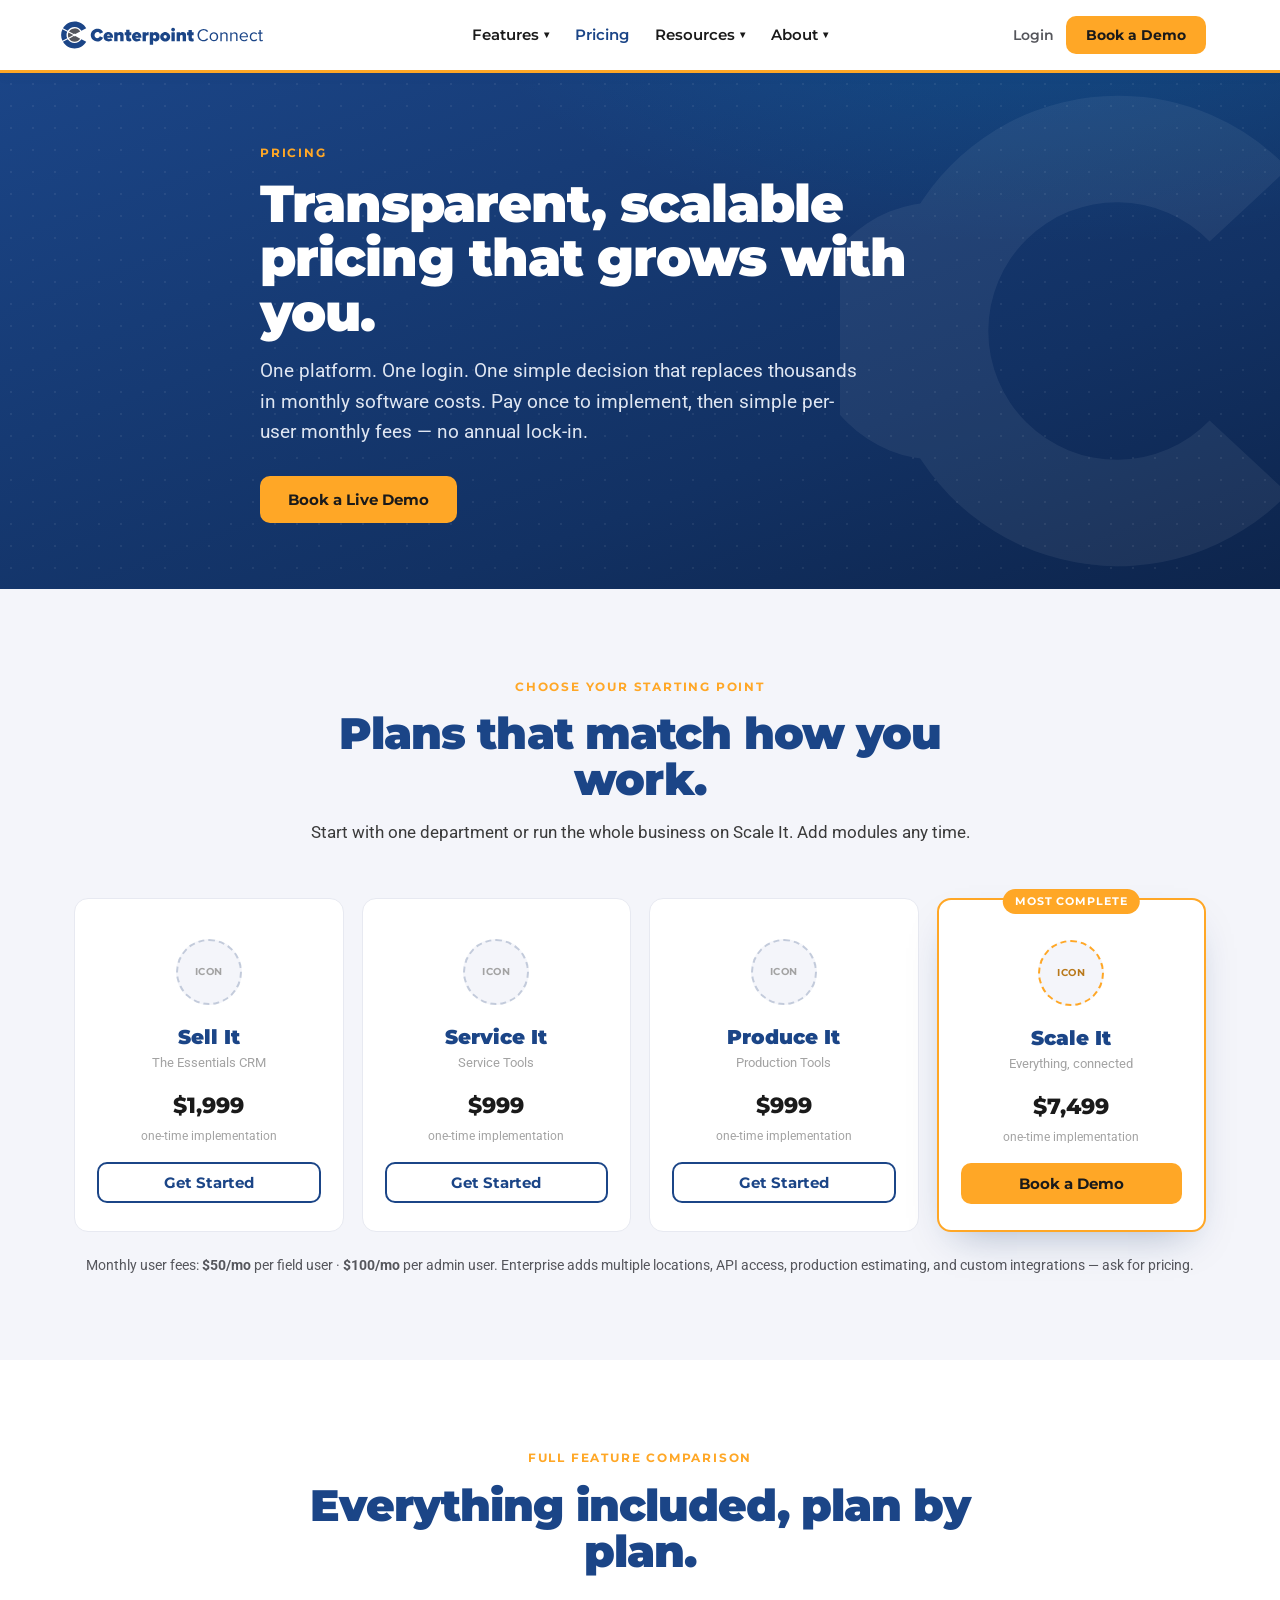
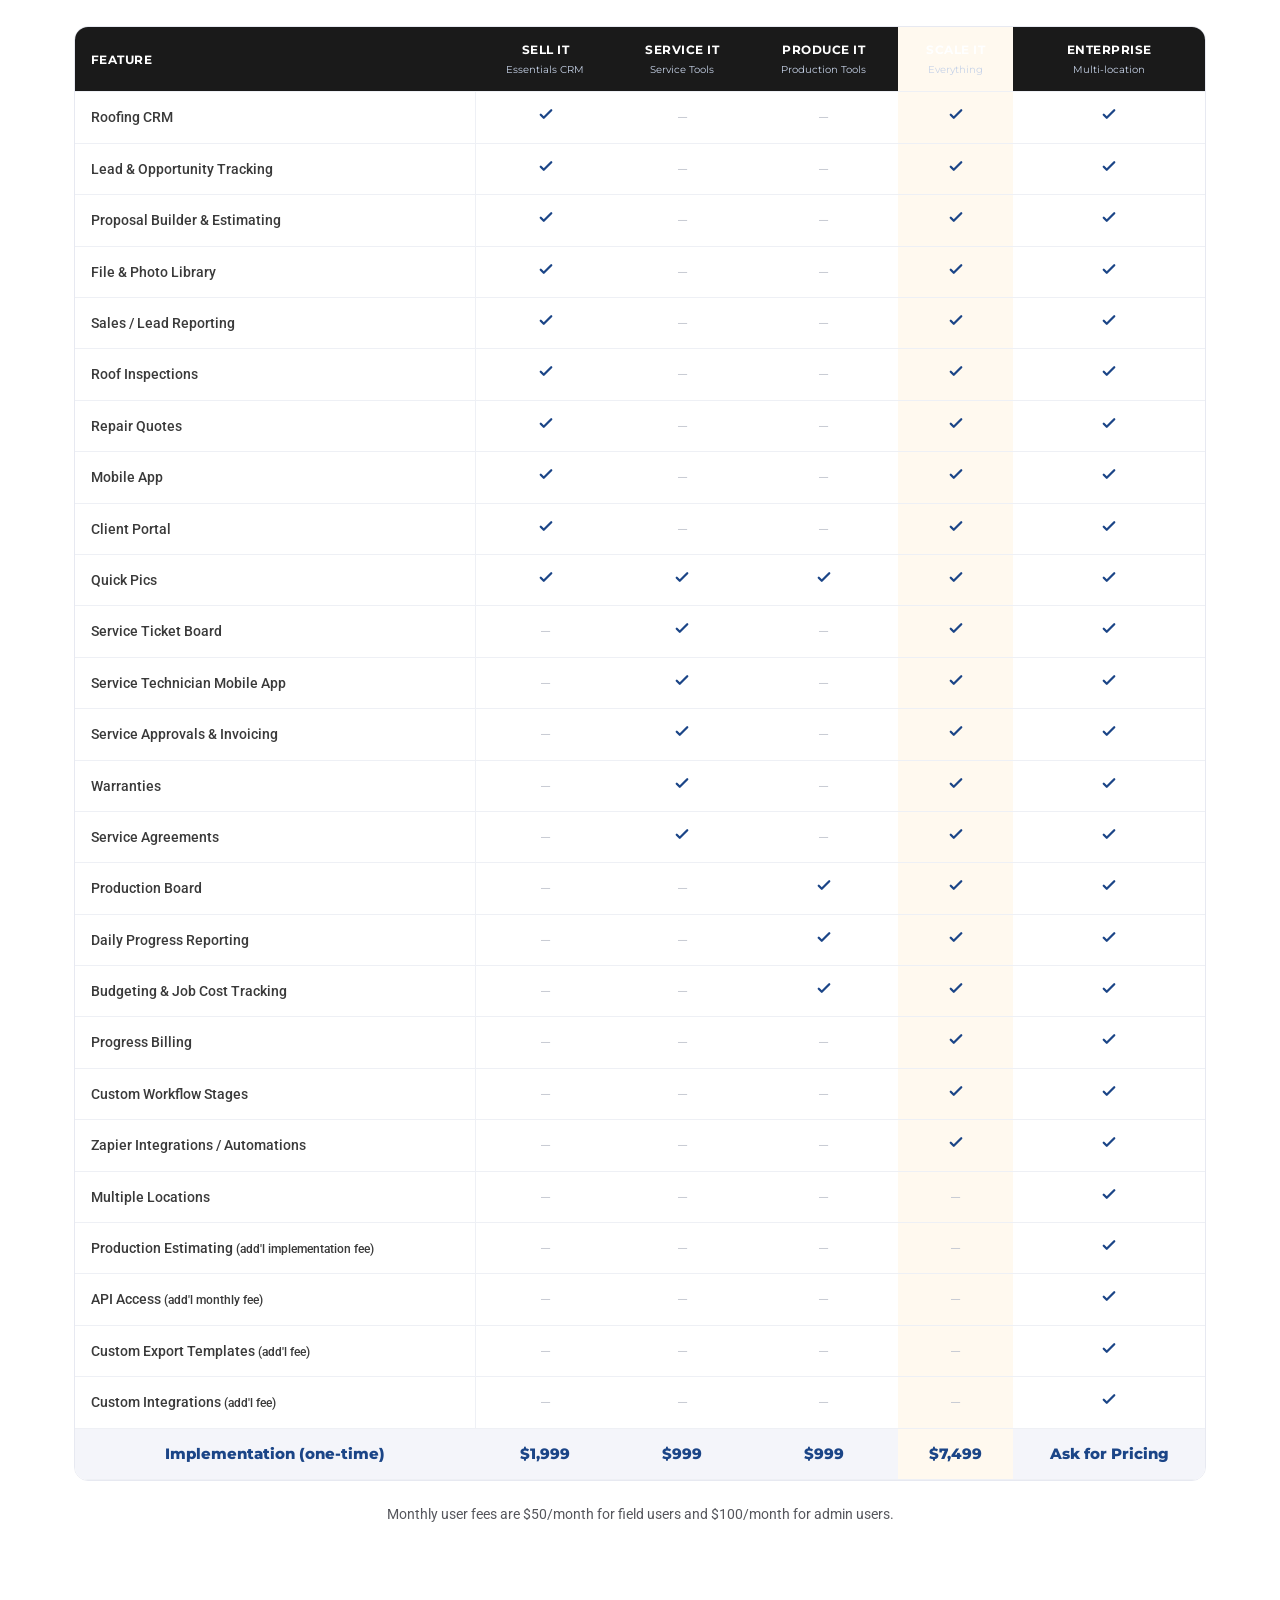
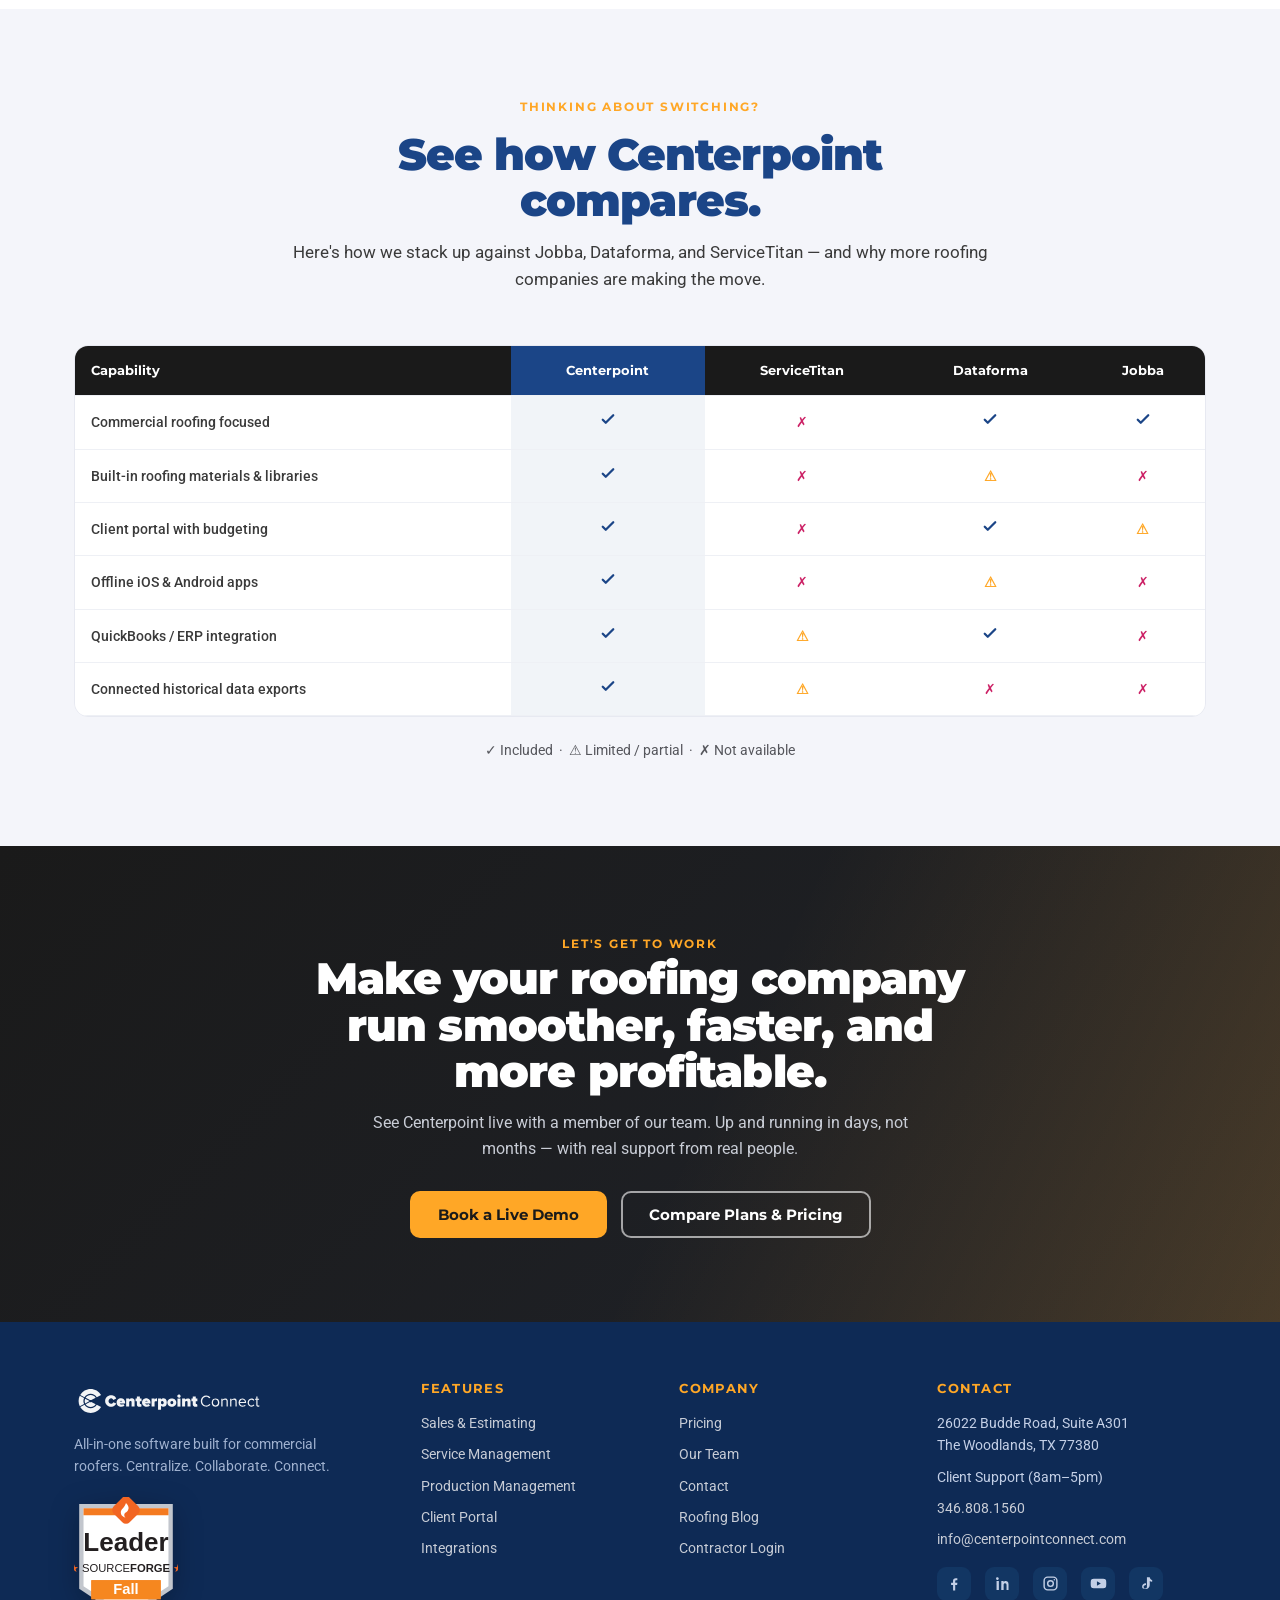
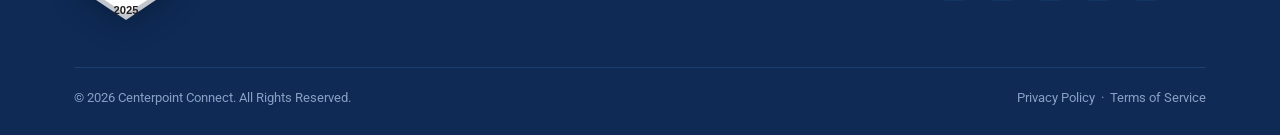
<file: pricing.html>
<!DOCTYPE html><html lang="en"><head><meta charset="UTF-8"><meta name="viewport" content="width=device-width, initial-scale=1"><title>Pricing & Plans | Centerpoint Connect</title><meta name="description" content="Clear pricing and flexible plans for roofing CRM software. Find the plan that fits your business and manage every project with ease."><link rel="preconnect" href="https://fonts.googleapis.com"><link rel="preconnect" href="https://fonts.gstatic.com" crossorigin><link href="https://fonts.googleapis.com/css2?family=Montserrat:wght@400;500;600;700;800;900&family=Roboto:wght@300;400;500;700&display=swap" rel="stylesheet"><link rel="icon" type="image/svg+xml" href="icon.svg"><link rel="stylesheet" href="styles.css"></head><body><header class="topbar"><div class="wrap nav"><a class="brand" href="index.html" aria-label="Centerpoint Connect home"><img class="logo" src="logo-horizontal.svg" alt="Centerpoint Connect"></a><nav aria-label="Primary"><ul class="nav-links"><li><a href="#">Features <span style="font-size:10px">&#9662;</span></a><ul class="dropdown"><li><a href="sales-estimating.html">Sales & Estimating</a></li><li><a href="service-management.html">Service Management</a></li><li><a href="production-management.html">Production Management</a></li><li><a href="client-portal.html">Client Portal</a></li><li><a href="integrations.html">Integrations</a></li></ul></li><li><a href="pricing.html" aria-current="page">Pricing</a></li><li><a href="#">Resources <span style="font-size:10px">&#9662;</span></a><ul class="dropdown"><li><a href="blog.html">Roofing Blog</a></li><li><a href="#">Affiliates</a></li><li><a href="#">PRIN & Centerpoint</a></li></ul></li><li><a href="#">About <span style="font-size:10px">&#9662;</span></a><ul class="dropdown"><li><a href="our-team.html">Our Team</a></li><li><a href="contact.html">Contact</a></li></ul></li></ul></nav><div class="nav-cta"><a class="login" href="#">Login</a><a class="btn btn-accent" href="contact.html">Book a Demo</a></div><button class="menu-btn" aria-label="Menu" onclick="document.getElementById('mm').classList.toggle('open')">&#9776;</button></div></header><div class="mobile-menu" id="mm"><ul><li><a href="sales-estimating.html">Sales & Estimating</a></li><li><a href="service-management.html">Service Management</a></li><li><a href="production-management.html">Production Management</a></li><li><a href="client-portal.html">Client Portal</a></li><li><a href="integrations.html">Integrations</a></li><li><a href="pricing.html">Pricing</a></li><li><a href="blog.html">Roofing Blog</a></li><li><a href="#">Affiliates</a></li><li><a href="#">PRIN & Centerpoint</a></li><li><a href="our-team.html">Our Team</a></li><li><a href="contact.html">Contact</a></li><li><a href="contact.html">Book a Demo</a></li><li><a href="#">Login</a></li></ul></div><section class="subhero"><div class="dots"></div><svg class="ghost" viewBox="0 0 100 100" aria-hidden="true"><path d="M50 8a42 42 0 1 0 30 71l-14-13a23 23 0 1 1 0-32l14-13A41.8 41.8 0 0 0 50 8Z" fill="#fff"/><path d="M50 92a42 42 0 0 1-30-71l14 13a23 23 0 1 0 0 32L20 79A41.8 41.8 0 0 0 50 92Z" fill="#fff"/></svg><div class="wrap inner"><span class="eyebrow">Pricing</span><h1>Transparent, scalable pricing that grows with you.</h1><p>One platform. One login. One simple decision that replaces thousands in monthly software costs. Pay once to implement, then simple per-user monthly fees &mdash; no annual lock-in.</p><div class="btns"><a class="btn btn-accent" href="contact.html">Book a Live Demo</a></div></div></section><section class="section pricing"><div class="wrap"><div class="sec-head center"><span class="eyebrow">Choose your starting point</span><h2>Plans that match how you work.</h2><p>Start with one department or run the whole business on Scale It. Add modules any time.</p></div><div class="plans"><div class="plan"><div class="plan-icon" aria-hidden="true">Icon</div><div class="pk">Sell It</div><div class="pd">The Essentials CRM</div><div class="pp">$1,999<span>one-time implementation</span></div><a class="btn btn-ghost" href="contact.html">Get Started</a></div><div class="plan"><div class="plan-icon" aria-hidden="true">Icon</div><div class="pk">Service It</div><div class="pd">Service Tools</div><div class="pp">$999<span>one-time implementation</span></div><a class="btn btn-ghost" href="contact.html">Get Started</a></div><div class="plan"><div class="plan-icon" aria-hidden="true">Icon</div><div class="pk">Produce It</div><div class="pd">Production Tools</div><div class="pp">$999<span>one-time implementation</span></div><a class="btn btn-ghost" href="contact.html">Get Started</a></div><div class="plan feat"><span class="ribbon">Most Complete</span><div class="plan-icon" aria-hidden="true">Icon</div><div class="pk">Scale It</div><div class="pd">Everything, connected</div><div class="pp">$7,499<span>one-time implementation</span></div><a class="btn btn-accent" href="contact.html">Book a Demo</a></div></div><p class="price-note">Monthly user fees: <b>$50/mo</b> per field user &middot; <b>$100/mo</b> per admin user. Enterprise adds multiple locations, API access, production estimating, and custom integrations &mdash; ask for pricing.</p></div></section><section class="section"><div class="wrap"><div class="sec-head center"><span class="eyebrow">Full feature comparison</span><h2>Everything included, plan by plan.</h2></div><div class="ptable"><table><thead><tr><th style="text-align:left">Feature</th><th>Sell It<small>Essentials CRM</small></th><th>Service It<small>Service Tools</small></th><th>Produce It<small>Production Tools</small></th><th class="feat-col">Scale It<small>Everything</small></th><th>Enterprise<small>Multi-location</small></th></tr></thead><tbody><tr><th>Roofing CRM</th><td><span class="yes"><svg width="18" height="18" viewBox="0 0 24 24" fill="none" stroke="#1B4587" stroke-width="3" stroke-linecap="round" stroke-linejoin="round"><path d="M5 13l4 4L19 7"/></svg></span></td><td><span style="color:#c9ccd4">&mdash;</span></td><td><span style="color:#c9ccd4">&mdash;</span></td><td class="feat-col"><span class="yes"><svg width="18" height="18" viewBox="0 0 24 24" fill="none" stroke="#1B4587" stroke-width="3" stroke-linecap="round" stroke-linejoin="round"><path d="M5 13l4 4L19 7"/></svg></span></td><td><span class="yes"><svg width="18" height="18" viewBox="0 0 24 24" fill="none" stroke="#1B4587" stroke-width="3" stroke-linecap="round" stroke-linejoin="round"><path d="M5 13l4 4L19 7"/></svg></span></td></tr><tr><th>Lead &amp; Opportunity Tracking</th><td><span class="yes"><svg width="18" height="18" viewBox="0 0 24 24" fill="none" stroke="#1B4587" stroke-width="3" stroke-linecap="round" stroke-linejoin="round"><path d="M5 13l4 4L19 7"/></svg></span></td><td><span style="color:#c9ccd4">&mdash;</span></td><td><span style="color:#c9ccd4">&mdash;</span></td><td class="feat-col"><span class="yes"><svg width="18" height="18" viewBox="0 0 24 24" fill="none" stroke="#1B4587" stroke-width="3" stroke-linecap="round" stroke-linejoin="round"><path d="M5 13l4 4L19 7"/></svg></span></td><td><span class="yes"><svg width="18" height="18" viewBox="0 0 24 24" fill="none" stroke="#1B4587" stroke-width="3" stroke-linecap="round" stroke-linejoin="round"><path d="M5 13l4 4L19 7"/></svg></span></td></tr><tr><th>Proposal Builder &amp; Estimating</th><td><span class="yes"><svg width="18" height="18" viewBox="0 0 24 24" fill="none" stroke="#1B4587" stroke-width="3" stroke-linecap="round" stroke-linejoin="round"><path d="M5 13l4 4L19 7"/></svg></span></td><td><span style="color:#c9ccd4">&mdash;</span></td><td><span style="color:#c9ccd4">&mdash;</span></td><td class="feat-col"><span class="yes"><svg width="18" height="18" viewBox="0 0 24 24" fill="none" stroke="#1B4587" stroke-width="3" stroke-linecap="round" stroke-linejoin="round"><path d="M5 13l4 4L19 7"/></svg></span></td><td><span class="yes"><svg width="18" height="18" viewBox="0 0 24 24" fill="none" stroke="#1B4587" stroke-width="3" stroke-linecap="round" stroke-linejoin="round"><path d="M5 13l4 4L19 7"/></svg></span></td></tr><tr><th>File &amp; Photo Library</th><td><span class="yes"><svg width="18" height="18" viewBox="0 0 24 24" fill="none" stroke="#1B4587" stroke-width="3" stroke-linecap="round" stroke-linejoin="round"><path d="M5 13l4 4L19 7"/></svg></span></td><td><span style="color:#c9ccd4">&mdash;</span></td><td><span style="color:#c9ccd4">&mdash;</span></td><td class="feat-col"><span class="yes"><svg width="18" height="18" viewBox="0 0 24 24" fill="none" stroke="#1B4587" stroke-width="3" stroke-linecap="round" stroke-linejoin="round"><path d="M5 13l4 4L19 7"/></svg></span></td><td><span class="yes"><svg width="18" height="18" viewBox="0 0 24 24" fill="none" stroke="#1B4587" stroke-width="3" stroke-linecap="round" stroke-linejoin="round"><path d="M5 13l4 4L19 7"/></svg></span></td></tr><tr><th>Sales / Lead Reporting</th><td><span class="yes"><svg width="18" height="18" viewBox="0 0 24 24" fill="none" stroke="#1B4587" stroke-width="3" stroke-linecap="round" stroke-linejoin="round"><path d="M5 13l4 4L19 7"/></svg></span></td><td><span style="color:#c9ccd4">&mdash;</span></td><td><span style="color:#c9ccd4">&mdash;</span></td><td class="feat-col"><span class="yes"><svg width="18" height="18" viewBox="0 0 24 24" fill="none" stroke="#1B4587" stroke-width="3" stroke-linecap="round" stroke-linejoin="round"><path d="M5 13l4 4L19 7"/></svg></span></td><td><span class="yes"><svg width="18" height="18" viewBox="0 0 24 24" fill="none" stroke="#1B4587" stroke-width="3" stroke-linecap="round" stroke-linejoin="round"><path d="M5 13l4 4L19 7"/></svg></span></td></tr><tr><th>Roof Inspections</th><td><span class="yes"><svg width="18" height="18" viewBox="0 0 24 24" fill="none" stroke="#1B4587" stroke-width="3" stroke-linecap="round" stroke-linejoin="round"><path d="M5 13l4 4L19 7"/></svg></span></td><td><span style="color:#c9ccd4">&mdash;</span></td><td><span style="color:#c9ccd4">&mdash;</span></td><td class="feat-col"><span class="yes"><svg width="18" height="18" viewBox="0 0 24 24" fill="none" stroke="#1B4587" stroke-width="3" stroke-linecap="round" stroke-linejoin="round"><path d="M5 13l4 4L19 7"/></svg></span></td><td><span class="yes"><svg width="18" height="18" viewBox="0 0 24 24" fill="none" stroke="#1B4587" stroke-width="3" stroke-linecap="round" stroke-linejoin="round"><path d="M5 13l4 4L19 7"/></svg></span></td></tr><tr><th>Repair Quotes</th><td><span class="yes"><svg width="18" height="18" viewBox="0 0 24 24" fill="none" stroke="#1B4587" stroke-width="3" stroke-linecap="round" stroke-linejoin="round"><path d="M5 13l4 4L19 7"/></svg></span></td><td><span style="color:#c9ccd4">&mdash;</span></td><td><span style="color:#c9ccd4">&mdash;</span></td><td class="feat-col"><span class="yes"><svg width="18" height="18" viewBox="0 0 24 24" fill="none" stroke="#1B4587" stroke-width="3" stroke-linecap="round" stroke-linejoin="round"><path d="M5 13l4 4L19 7"/></svg></span></td><td><span class="yes"><svg width="18" height="18" viewBox="0 0 24 24" fill="none" stroke="#1B4587" stroke-width="3" stroke-linecap="round" stroke-linejoin="round"><path d="M5 13l4 4L19 7"/></svg></span></td></tr><tr><th>Mobile App</th><td><span class="yes"><svg width="18" height="18" viewBox="0 0 24 24" fill="none" stroke="#1B4587" stroke-width="3" stroke-linecap="round" stroke-linejoin="round"><path d="M5 13l4 4L19 7"/></svg></span></td><td><span style="color:#c9ccd4">&mdash;</span></td><td><span style="color:#c9ccd4">&mdash;</span></td><td class="feat-col"><span class="yes"><svg width="18" height="18" viewBox="0 0 24 24" fill="none" stroke="#1B4587" stroke-width="3" stroke-linecap="round" stroke-linejoin="round"><path d="M5 13l4 4L19 7"/></svg></span></td><td><span class="yes"><svg width="18" height="18" viewBox="0 0 24 24" fill="none" stroke="#1B4587" stroke-width="3" stroke-linecap="round" stroke-linejoin="round"><path d="M5 13l4 4L19 7"/></svg></span></td></tr><tr><th>Client Portal</th><td><span class="yes"><svg width="18" height="18" viewBox="0 0 24 24" fill="none" stroke="#1B4587" stroke-width="3" stroke-linecap="round" stroke-linejoin="round"><path d="M5 13l4 4L19 7"/></svg></span></td><td><span style="color:#c9ccd4">&mdash;</span></td><td><span style="color:#c9ccd4">&mdash;</span></td><td class="feat-col"><span class="yes"><svg width="18" height="18" viewBox="0 0 24 24" fill="none" stroke="#1B4587" stroke-width="3" stroke-linecap="round" stroke-linejoin="round"><path d="M5 13l4 4L19 7"/></svg></span></td><td><span class="yes"><svg width="18" height="18" viewBox="0 0 24 24" fill="none" stroke="#1B4587" stroke-width="3" stroke-linecap="round" stroke-linejoin="round"><path d="M5 13l4 4L19 7"/></svg></span></td></tr><tr><th>Quick Pics</th><td><span class="yes"><svg width="18" height="18" viewBox="0 0 24 24" fill="none" stroke="#1B4587" stroke-width="3" stroke-linecap="round" stroke-linejoin="round"><path d="M5 13l4 4L19 7"/></svg></span></td><td><span class="yes"><svg width="18" height="18" viewBox="0 0 24 24" fill="none" stroke="#1B4587" stroke-width="3" stroke-linecap="round" stroke-linejoin="round"><path d="M5 13l4 4L19 7"/></svg></span></td><td><span class="yes"><svg width="18" height="18" viewBox="0 0 24 24" fill="none" stroke="#1B4587" stroke-width="3" stroke-linecap="round" stroke-linejoin="round"><path d="M5 13l4 4L19 7"/></svg></span></td><td class="feat-col"><span class="yes"><svg width="18" height="18" viewBox="0 0 24 24" fill="none" stroke="#1B4587" stroke-width="3" stroke-linecap="round" stroke-linejoin="round"><path d="M5 13l4 4L19 7"/></svg></span></td><td><span class="yes"><svg width="18" height="18" viewBox="0 0 24 24" fill="none" stroke="#1B4587" stroke-width="3" stroke-linecap="round" stroke-linejoin="round"><path d="M5 13l4 4L19 7"/></svg></span></td></tr><tr><th>Service Ticket Board</th><td><span style="color:#c9ccd4">&mdash;</span></td><td><span class="yes"><svg width="18" height="18" viewBox="0 0 24 24" fill="none" stroke="#1B4587" stroke-width="3" stroke-linecap="round" stroke-linejoin="round"><path d="M5 13l4 4L19 7"/></svg></span></td><td><span style="color:#c9ccd4">&mdash;</span></td><td class="feat-col"><span class="yes"><svg width="18" height="18" viewBox="0 0 24 24" fill="none" stroke="#1B4587" stroke-width="3" stroke-linecap="round" stroke-linejoin="round"><path d="M5 13l4 4L19 7"/></svg></span></td><td><span class="yes"><svg width="18" height="18" viewBox="0 0 24 24" fill="none" stroke="#1B4587" stroke-width="3" stroke-linecap="round" stroke-linejoin="round"><path d="M5 13l4 4L19 7"/></svg></span></td></tr><tr><th>Service Technician Mobile App</th><td><span style="color:#c9ccd4">&mdash;</span></td><td><span class="yes"><svg width="18" height="18" viewBox="0 0 24 24" fill="none" stroke="#1B4587" stroke-width="3" stroke-linecap="round" stroke-linejoin="round"><path d="M5 13l4 4L19 7"/></svg></span></td><td><span style="color:#c9ccd4">&mdash;</span></td><td class="feat-col"><span class="yes"><svg width="18" height="18" viewBox="0 0 24 24" fill="none" stroke="#1B4587" stroke-width="3" stroke-linecap="round" stroke-linejoin="round"><path d="M5 13l4 4L19 7"/></svg></span></td><td><span class="yes"><svg width="18" height="18" viewBox="0 0 24 24" fill="none" stroke="#1B4587" stroke-width="3" stroke-linecap="round" stroke-linejoin="round"><path d="M5 13l4 4L19 7"/></svg></span></td></tr><tr><th>Service Approvals &amp; Invoicing</th><td><span style="color:#c9ccd4">&mdash;</span></td><td><span class="yes"><svg width="18" height="18" viewBox="0 0 24 24" fill="none" stroke="#1B4587" stroke-width="3" stroke-linecap="round" stroke-linejoin="round"><path d="M5 13l4 4L19 7"/></svg></span></td><td><span style="color:#c9ccd4">&mdash;</span></td><td class="feat-col"><span class="yes"><svg width="18" height="18" viewBox="0 0 24 24" fill="none" stroke="#1B4587" stroke-width="3" stroke-linecap="round" stroke-linejoin="round"><path d="M5 13l4 4L19 7"/></svg></span></td><td><span class="yes"><svg width="18" height="18" viewBox="0 0 24 24" fill="none" stroke="#1B4587" stroke-width="3" stroke-linecap="round" stroke-linejoin="round"><path d="M5 13l4 4L19 7"/></svg></span></td></tr><tr><th>Warranties</th><td><span style="color:#c9ccd4">&mdash;</span></td><td><span class="yes"><svg width="18" height="18" viewBox="0 0 24 24" fill="none" stroke="#1B4587" stroke-width="3" stroke-linecap="round" stroke-linejoin="round"><path d="M5 13l4 4L19 7"/></svg></span></td><td><span style="color:#c9ccd4">&mdash;</span></td><td class="feat-col"><span class="yes"><svg width="18" height="18" viewBox="0 0 24 24" fill="none" stroke="#1B4587" stroke-width="3" stroke-linecap="round" stroke-linejoin="round"><path d="M5 13l4 4L19 7"/></svg></span></td><td><span class="yes"><svg width="18" height="18" viewBox="0 0 24 24" fill="none" stroke="#1B4587" stroke-width="3" stroke-linecap="round" stroke-linejoin="round"><path d="M5 13l4 4L19 7"/></svg></span></td></tr><tr><th>Service Agreements</th><td><span style="color:#c9ccd4">&mdash;</span></td><td><span class="yes"><svg width="18" height="18" viewBox="0 0 24 24" fill="none" stroke="#1B4587" stroke-width="3" stroke-linecap="round" stroke-linejoin="round"><path d="M5 13l4 4L19 7"/></svg></span></td><td><span style="color:#c9ccd4">&mdash;</span></td><td class="feat-col"><span class="yes"><svg width="18" height="18" viewBox="0 0 24 24" fill="none" stroke="#1B4587" stroke-width="3" stroke-linecap="round" stroke-linejoin="round"><path d="M5 13l4 4L19 7"/></svg></span></td><td><span class="yes"><svg width="18" height="18" viewBox="0 0 24 24" fill="none" stroke="#1B4587" stroke-width="3" stroke-linecap="round" stroke-linejoin="round"><path d="M5 13l4 4L19 7"/></svg></span></td></tr><tr><th>Production Board</th><td><span style="color:#c9ccd4">&mdash;</span></td><td><span style="color:#c9ccd4">&mdash;</span></td><td><span class="yes"><svg width="18" height="18" viewBox="0 0 24 24" fill="none" stroke="#1B4587" stroke-width="3" stroke-linecap="round" stroke-linejoin="round"><path d="M5 13l4 4L19 7"/></svg></span></td><td class="feat-col"><span class="yes"><svg width="18" height="18" viewBox="0 0 24 24" fill="none" stroke="#1B4587" stroke-width="3" stroke-linecap="round" stroke-linejoin="round"><path d="M5 13l4 4L19 7"/></svg></span></td><td><span class="yes"><svg width="18" height="18" viewBox="0 0 24 24" fill="none" stroke="#1B4587" stroke-width="3" stroke-linecap="round" stroke-linejoin="round"><path d="M5 13l4 4L19 7"/></svg></span></td></tr><tr><th>Daily Progress Reporting</th><td><span style="color:#c9ccd4">&mdash;</span></td><td><span style="color:#c9ccd4">&mdash;</span></td><td><span class="yes"><svg width="18" height="18" viewBox="0 0 24 24" fill="none" stroke="#1B4587" stroke-width="3" stroke-linecap="round" stroke-linejoin="round"><path d="M5 13l4 4L19 7"/></svg></span></td><td class="feat-col"><span class="yes"><svg width="18" height="18" viewBox="0 0 24 24" fill="none" stroke="#1B4587" stroke-width="3" stroke-linecap="round" stroke-linejoin="round"><path d="M5 13l4 4L19 7"/></svg></span></td><td><span class="yes"><svg width="18" height="18" viewBox="0 0 24 24" fill="none" stroke="#1B4587" stroke-width="3" stroke-linecap="round" stroke-linejoin="round"><path d="M5 13l4 4L19 7"/></svg></span></td></tr><tr><th>Budgeting &amp; Job Cost Tracking</th><td><span style="color:#c9ccd4">&mdash;</span></td><td><span style="color:#c9ccd4">&mdash;</span></td><td><span class="yes"><svg width="18" height="18" viewBox="0 0 24 24" fill="none" stroke="#1B4587" stroke-width="3" stroke-linecap="round" stroke-linejoin="round"><path d="M5 13l4 4L19 7"/></svg></span></td><td class="feat-col"><span class="yes"><svg width="18" height="18" viewBox="0 0 24 24" fill="none" stroke="#1B4587" stroke-width="3" stroke-linecap="round" stroke-linejoin="round"><path d="M5 13l4 4L19 7"/></svg></span></td><td><span class="yes"><svg width="18" height="18" viewBox="0 0 24 24" fill="none" stroke="#1B4587" stroke-width="3" stroke-linecap="round" stroke-linejoin="round"><path d="M5 13l4 4L19 7"/></svg></span></td></tr><tr><th>Progress Billing</th><td><span style="color:#c9ccd4">&mdash;</span></td><td><span style="color:#c9ccd4">&mdash;</span></td><td><span style="color:#c9ccd4">&mdash;</span></td><td class="feat-col"><span class="yes"><svg width="18" height="18" viewBox="0 0 24 24" fill="none" stroke="#1B4587" stroke-width="3" stroke-linecap="round" stroke-linejoin="round"><path d="M5 13l4 4L19 7"/></svg></span></td><td><span class="yes"><svg width="18" height="18" viewBox="0 0 24 24" fill="none" stroke="#1B4587" stroke-width="3" stroke-linecap="round" stroke-linejoin="round"><path d="M5 13l4 4L19 7"/></svg></span></td></tr><tr><th>Custom Workflow Stages</th><td><span style="color:#c9ccd4">&mdash;</span></td><td><span style="color:#c9ccd4">&mdash;</span></td><td><span style="color:#c9ccd4">&mdash;</span></td><td class="feat-col"><span class="yes"><svg width="18" height="18" viewBox="0 0 24 24" fill="none" stroke="#1B4587" stroke-width="3" stroke-linecap="round" stroke-linejoin="round"><path d="M5 13l4 4L19 7"/></svg></span></td><td><span class="yes"><svg width="18" height="18" viewBox="0 0 24 24" fill="none" stroke="#1B4587" stroke-width="3" stroke-linecap="round" stroke-linejoin="round"><path d="M5 13l4 4L19 7"/></svg></span></td></tr><tr><th>Zapier Integrations / Automations</th><td><span style="color:#c9ccd4">&mdash;</span></td><td><span style="color:#c9ccd4">&mdash;</span></td><td><span style="color:#c9ccd4">&mdash;</span></td><td class="feat-col"><span class="yes"><svg width="18" height="18" viewBox="0 0 24 24" fill="none" stroke="#1B4587" stroke-width="3" stroke-linecap="round" stroke-linejoin="round"><path d="M5 13l4 4L19 7"/></svg></span></td><td><span class="yes"><svg width="18" height="18" viewBox="0 0 24 24" fill="none" stroke="#1B4587" stroke-width="3" stroke-linecap="round" stroke-linejoin="round"><path d="M5 13l4 4L19 7"/></svg></span></td></tr><tr><th>Multiple Locations</th><td><span style="color:#c9ccd4">&mdash;</span></td><td><span style="color:#c9ccd4">&mdash;</span></td><td><span style="color:#c9ccd4">&mdash;</span></td><td class="feat-col"><span style="color:#c9ccd4">&mdash;</span></td><td><span class="yes"><svg width="18" height="18" viewBox="0 0 24 24" fill="none" stroke="#1B4587" stroke-width="3" stroke-linecap="round" stroke-linejoin="round"><path d="M5 13l4 4L19 7"/></svg></span></td></tr><tr><th>Production Estimating <small>(add'l implementation fee)</small></th><td><span style="color:#c9ccd4">&mdash;</span></td><td><span style="color:#c9ccd4">&mdash;</span></td><td><span style="color:#c9ccd4">&mdash;</span></td><td class="feat-col"><span style="color:#c9ccd4">&mdash;</span></td><td><span class="yes"><svg width="18" height="18" viewBox="0 0 24 24" fill="none" stroke="#1B4587" stroke-width="3" stroke-linecap="round" stroke-linejoin="round"><path d="M5 13l4 4L19 7"/></svg></span></td></tr><tr><th>API Access <small>(add'l monthly fee)</small></th><td><span style="color:#c9ccd4">&mdash;</span></td><td><span style="color:#c9ccd4">&mdash;</span></td><td><span style="color:#c9ccd4">&mdash;</span></td><td class="feat-col"><span style="color:#c9ccd4">&mdash;</span></td><td><span class="yes"><svg width="18" height="18" viewBox="0 0 24 24" fill="none" stroke="#1B4587" stroke-width="3" stroke-linecap="round" stroke-linejoin="round"><path d="M5 13l4 4L19 7"/></svg></span></td></tr><tr><th>Custom Export Templates <small>(add'l fee)</small></th><td><span style="color:#c9ccd4">&mdash;</span></td><td><span style="color:#c9ccd4">&mdash;</span></td><td><span style="color:#c9ccd4">&mdash;</span></td><td class="feat-col"><span style="color:#c9ccd4">&mdash;</span></td><td><span class="yes"><svg width="18" height="18" viewBox="0 0 24 24" fill="none" stroke="#1B4587" stroke-width="3" stroke-linecap="round" stroke-linejoin="round"><path d="M5 13l4 4L19 7"/></svg></span></td></tr><tr><th>Custom Integrations <small>(add'l fee)</small></th><td><span style="color:#c9ccd4">&mdash;</span></td><td><span style="color:#c9ccd4">&mdash;</span></td><td><span style="color:#c9ccd4">&mdash;</span></td><td class="feat-col"><span style="color:#c9ccd4">&mdash;</span></td><td><span class="yes"><svg width="18" height="18" viewBox="0 0 24 24" fill="none" stroke="#1B4587" stroke-width="3" stroke-linecap="round" stroke-linejoin="round"><path d="M5 13l4 4L19 7"/></svg></span></td></tr></tbody><tfoot><tr><th>Implementation (one-time)</th><td>$1,999</td><td>$999</td><td>$999</td><td class="feat-col">$7,499</td><td>Ask for Pricing</td></tr></tfoot></table></div><p class="price-note">Monthly user fees are $50/month for field users and $100/month for admin users.</p></div></section><section class="section" style="background:var(--off-white)"><div class="wrap"><div class="sec-head center"><span class="eyebrow">Thinking about switching?</span><h2>See how Centerpoint compares.</h2><p>Here's how we stack up against Jobba, Dataforma, and ServiceTitan &mdash; and why more roofing companies are making the move.</p></div><div class="vs-table"><table><thead><tr><th style="text-align:left">Capability</th><th class="cp">Centerpoint</th><th>ServiceTitan</th><th>Dataforma</th><th>Jobba</th></tr></thead><tbody><tr><th>Commercial roofing focused</th><td class="cp"><span class="yes"><svg width="18" height="18" viewBox="0 0 24 24" fill="none" stroke="#1B4587" stroke-width="3" stroke-linecap="round" stroke-linejoin="round"><path d="M5 13l4 4L19 7"/></svg></span></td><td><span style="color:#c26">&#10007;</span></td><td><span class="yes"><svg width="18" height="18" viewBox="0 0 24 24" fill="none" stroke="#1B4587" stroke-width="3" stroke-linecap="round" stroke-linejoin="round"><path d="M5 13l4 4L19 7"/></svg></span></td><td><span class="yes"><svg width="18" height="18" viewBox="0 0 24 24" fill="none" stroke="#1B4587" stroke-width="3" stroke-linecap="round" stroke-linejoin="round"><path d="M5 13l4 4L19 7"/></svg></span></td></tr><tr><th>Built-in roofing materials &amp; libraries</th><td class="cp"><span class="yes"><svg width="18" height="18" viewBox="0 0 24 24" fill="none" stroke="#1B4587" stroke-width="3" stroke-linecap="round" stroke-linejoin="round"><path d="M5 13l4 4L19 7"/></svg></span></td><td><span style="color:#c26">&#10007;</span></td><td><span style="color:#FFA726;font-weight:700">&#9888;</span></td><td><span style="color:#c26">&#10007;</span></td></tr><tr><th>Client portal with budgeting</th><td class="cp"><span class="yes"><svg width="18" height="18" viewBox="0 0 24 24" fill="none" stroke="#1B4587" stroke-width="3" stroke-linecap="round" stroke-linejoin="round"><path d="M5 13l4 4L19 7"/></svg></span></td><td><span style="color:#c26">&#10007;</span></td><td><span class="yes"><svg width="18" height="18" viewBox="0 0 24 24" fill="none" stroke="#1B4587" stroke-width="3" stroke-linecap="round" stroke-linejoin="round"><path d="M5 13l4 4L19 7"/></svg></span></td><td><span style="color:#FFA726;font-weight:700">&#9888;</span></td></tr><tr><th>Offline iOS &amp; Android apps</th><td class="cp"><span class="yes"><svg width="18" height="18" viewBox="0 0 24 24" fill="none" stroke="#1B4587" stroke-width="3" stroke-linecap="round" stroke-linejoin="round"><path d="M5 13l4 4L19 7"/></svg></span></td><td><span style="color:#c26">&#10007;</span></td><td><span style="color:#FFA726;font-weight:700">&#9888;</span></td><td><span style="color:#c26">&#10007;</span></td></tr><tr><th>QuickBooks / ERP integration</th><td class="cp"><span class="yes"><svg width="18" height="18" viewBox="0 0 24 24" fill="none" stroke="#1B4587" stroke-width="3" stroke-linecap="round" stroke-linejoin="round"><path d="M5 13l4 4L19 7"/></svg></span></td><td><span style="color:#FFA726;font-weight:700">&#9888;</span></td><td><span class="yes"><svg width="18" height="18" viewBox="0 0 24 24" fill="none" stroke="#1B4587" stroke-width="3" stroke-linecap="round" stroke-linejoin="round"><path d="M5 13l4 4L19 7"/></svg></span></td><td><span style="color:#c26">&#10007;</span></td></tr><tr><th>Connected historical data exports</th><td class="cp"><span class="yes"><svg width="18" height="18" viewBox="0 0 24 24" fill="none" stroke="#1B4587" stroke-width="3" stroke-linecap="round" stroke-linejoin="round"><path d="M5 13l4 4L19 7"/></svg></span></td><td><span style="color:#FFA726;font-weight:700">&#9888;</span></td><td><span style="color:#c26">&#10007;</span></td><td><span style="color:#c26">&#10007;</span></td></tr></tbody></table></div><p class="price-note">&#10003; Included &nbsp;&middot;&nbsp; &#9888; Limited / partial &nbsp;&middot;&nbsp; &#10007; Not available</p></div></section><section class="section final" id="demo"><div class="accent"></div><div class="wrap inner"><span class="eyebrow">Let's get to work</span><h2>Make your roofing company run smoother, faster, and more profitable.</h2><p>See Centerpoint live with a member of our team. Up and running in days, not months &mdash; with real support from real people.</p><div class="btns"><a class="btn btn-accent" href="contact.html">Book a Live Demo</a><a class="btn btn-ghost-light" href="pricing.html">Compare Plans &amp; Pricing</a></div></div></section><footer><div class="wrap"><div class="fgrid"><div class="fbrand"><img class="logo-footer" src="logo-horizontal.svg" alt="Centerpoint Connect"><p>All-in-one software built for commercial roofers. Centralize. Collaborate. Connect.</p><div class="award"><svg class="award-badge" viewBox="0 0 120 150" xmlns="http://www.w3.org/2000/svg" role="img" aria-label="SourceForge Leader, Fall 2025"><path d="M6 8h108v98l-54 36-54-36z" fill="#c2c6cd"/><path d="M11 13h98v90l-49 32-49-32z" fill="#ffffff"/><path d="M11 13h98v8H11z" fill="#f47a20"/><rect x="47" y="2" width="26" height="26" rx="6" transform="rotate(45 60 15)" fill="#f26522"/><path d="M60 7c3 3 4 6 2 9-1 2-4 2-4 5 0 2 2 3 2 3s-6-1-6-6c0-4 4-5 6-11z" fill="#fff"/><text x="60" y="62" text-anchor="middle" font-family="Arial, sans-serif" font-weight="800" font-size="30" fill="#231f20">Leader</text><text x="60" y="86" text-anchor="middle" font-family="Arial, sans-serif" font-size="13" fill="#231f20"><tspan fill="#f26522">&#9733; </tspan><tspan font-weight="400">SOURCE</tspan><tspan font-weight="800">FORGE</tspan><tspan fill="#f26522"> &#9733;</tspan></text><path d="M20 96h80v22l-40 0-40 0z" fill="#f47a20"/><rect x="20" y="96" width="80" height="22" fill="#f6871f"/><text x="60" y="112" text-anchor="middle" font-family="Arial, sans-serif" font-weight="800" font-size="17" fill="#ffffff">Fall</text><text x="60" y="135" text-anchor="middle" font-family="Arial, sans-serif" font-weight="700" font-size="13" fill="#231f20">2025</text></svg></div></div><div><h4>Features</h4><ul><li><a href="sales-estimating.html">Sales &amp; Estimating</a></li><li><a href="service-management.html">Service Management</a></li><li><a href="production-management.html">Production Management</a></li><li><a href="client-portal.html">Client Portal</a></li><li><a href="integrations.html">Integrations</a></li></ul></div><div><h4>Company</h4><ul><li><a href="pricing.html">Pricing</a></li><li><a href="our-team.html">Our Team</a></li><li><a href="contact.html">Contact</a></li><li><a href="blog.html">Roofing Blog</a></li><li><a href="#">Contractor Login</a></li></ul></div><div><h4>Contact</h4><ul><li>26022 Budde Road, Suite A301<br>The Woodlands, TX 77380</li><li>Client Support (8am&ndash;5pm)</li><li><a href="tel:3468081560">346.808.1560</a></li><li><a href="mailto:info@centerpointconnect.com">info@centerpointconnect.com</a></li></ul><div class="socials" style="margin-top:16px"><a href="https://www.facebook.com/CenterpointConnect" aria-label="Facebook"><svg viewBox="0 0 24 24" fill="currentColor"><path d="M13 22v-8h2.7l.4-3.1H13V8.9c0-.9.3-1.5 1.6-1.5H16V4.6c-.3 0-1.2-.1-2.3-.1-2.3 0-3.8 1.4-3.8 3.9v2.5H7.2V14H10v8h3z"/></svg></a><a href="https://www.linkedin.com/company/centerpoint-connect" aria-label="LinkedIn"><svg viewBox="0 0 24 24" fill="currentColor"><path d="M6.9 8.4H3.6V21h3.3V8.4zM5.2 3.2A1.94 1.94 0 1 0 5.2 7a1.94 1.94 0 0 0 0-3.8zM21 21h-3.3v-6.6c0-1.6-.6-2.6-2-2.6-1.1 0-1.7.7-2 1.4-.1.3-.1.6-.1 1V21h-3.3s.1-11.4 0-12.6h3.3v1.8c.4-.7 1.2-1.7 3-1.7 2.2 0 3.9 1.4 3.9 4.5V21z"/></svg></a><a href="https://www.instagram.com/centerpointconnect/" aria-label="Instagram"><svg viewBox="0 0 24 24" fill="none" stroke="currentColor" stroke-width="2"><rect x="3" y="3" width="18" height="18" rx="5"/><circle cx="12" cy="12" r="4"/><circle cx="17.4" cy="6.6" r="1.1" fill="currentColor" stroke="none"/></svg></a><a href="https://www.youtube.com/@centerpointconnect248" aria-label="YouTube"><svg viewBox="0 0 24 24" fill="currentColor"><path d="M23 12s0-3.2-.4-4.7c-.2-.8-.9-1.5-1.7-1.7C19.4 5.2 12 5.2 12 5.2s-7.4 0-8.9.4c-.8.2-1.5.9-1.7 1.7C1 8.8 1 12 1 12s0 3.2.4 4.7c.2.8.9 1.5 1.7 1.7 1.5.4 8.9.4 8.9.4s7.4 0 8.9-.4c.8-.2 1.5-.9 1.7-1.7.4-1.5.4-4.7.4-4.7zM9.8 15.2V8.8l5.5 3.2-5.5 3.2z"/></svg></a><a href="https://www.tiktok.com/@centerpointconnect" aria-label="TikTok"><svg viewBox="0 0 24 24" fill="currentColor"><path d="M16.6 3c.3 2 1.4 3.6 3.4 3.9v2.5c-1.2.1-2.3-.2-3.4-.8v5.4c0 3.1-2.3 5.6-5.4 5.6S5.8 19.7 5.8 16.7c0-3 2.5-5.2 5.5-4.9v2.6c-.4-.1-.8-.2-1.2-.1-1.3.1-2.2 1.2-2.1 2.5.1 1.3 1.1 2.2 2.4 2.1 1.3 0 2.2-1 2.2-2.4V3h3z"/></svg></a></div></div></div><div class="fbottom"><span>&copy; 2026 Centerpoint Connect. All Rights Reserved.</span><span><a href="#">Privacy Policy</a> &nbsp;&middot;&nbsp; <a href="#">Terms of Service</a></span></div></div></footer></body></html>
</file>
<file: rooftop-game/v03/style.css>
:root{--ink:#182c3c;--cream:#f5f1da;--yellow:#f0d265;--muted:#adbdc4;--safe-t:env(safe-area-inset-top,0px);--safe-b:env(safe-area-inset-bottom,0px);color-scheme:dark}*{box-sizing:border-box}html,body{width:100%;height:100%;margin:0;overflow:hidden;background:#acc8d1;color:var(--cream);font:15px/1.45 -apple-system,BlinkMacSystemFont,"Segoe UI",sans-serif;-webkit-tap-highlight-color:transparent}body{overscroll-behavior:none}button{font:inherit;cursor:pointer;touch-action:manipulation;-webkit-user-select:none;user-select:none}button:focus-visible{outline:3px solid white;outline-offset:4px}button:disabled{opacity:.5;cursor:default}button:active:not(:disabled){transform:scale(.96)}.hidden{display:none!important}#game{position:fixed;width:100%;height:100%;height:100dvh;touch-action:none;background:linear-gradient(#78a1b9,#bfd2d8 56%,#d8d8c1);display:block}#vignette{position:fixed;inset:0;pointer-events:none;box-shadow:inset 0 0 120px #12334c28}#titleScreen{position:fixed;inset:0;padding:max(34px,var(--safe-t)) 6vw max(28px,var(--safe-b));display:flex;align-items:center;background:linear-gradient(90deg,#0c223deb,rgba(13,34,54,.62) 38%,#0c24320a 80%)}.title-copy{max-width:610px}.eyebrow{font-size:10px;font-weight:800;letter-spacing:.18em;color:var(--yellow)}h1{font:italic 900 clamp(72px,11vw,150px)/.8 Impact,"Arial Narrow",sans-serif;letter-spacing:-.035em;margin:30px 0 22px;text-shadow:4px 6px 0 #132a3b;transform:skew(-3deg)}h1 span{display:block;font:800 clamp(16px,2.3vw,26px)/1.7 -apple-system,BlinkMacSystemFont,"Segoe UI",sans-serif;letter-spacing:.2em;color:var(--yellow);margin-top:12px}.tagline{font-size:clamp(23px,3vw,34px);line-height:1.2;letter-spacing:-.035em;margin:12px 0}.tagline strong{color:var(--yellow)}.title-rule{width:46px;height:3px;background:var(--yellow);margin:22px 0}.title-description{font-size:16px;color:#d3dee1;margin:12px 0 22px}.start-row{display:flex;flex-direction:column;gap:10px;max-width:325px}.primary,.secondary{min-height:51px;border:0;border-radius:6px;padding:14px 22px;font-weight:900;letter-spacing:.05em;font-size:12px}.primary{background:var(--yellow);color:var(--ink);box-shadow:0 4px 0 #8f793b}.secondary{background:#ffffff13;border:1px solid #ffffff38;color:var(--cream)}.micro,#introHelp{font-size:10px;letter-spacing:.06em;color:#c0cdd1;margin-top:19px}#introHelp{font-size:12px;margin-top:10px;letter-spacing:0}.edition{position:absolute;right:4vw;bottom:max(26px,var(--safe-b));font-weight:900;font-size:13px;letter-spacing:.17em;text-align:right}.edition span{display:block;color:#d0dfe0;font-size:9px;margin-top:5px;letter-spacing:.13em}#hud{position:fixed;inset:0;pointer-events:none}#hud button{pointer-events:auto}header{position:absolute;left:max(18px,env(safe-area-inset-left));right:max(18px,env(safe-area-inset-right));top:max(14px,var(--safe-t));display:flex;justify-content:space-between;align-items:center;gap:8px}.wordmark{font:italic 900 29px/.85 Impact,"Arial Narrow",sans-serif;letter-spacing:-.03em;text-shadow:1px 2px 0 #0b2538}.wordmark span{font:700 8px/1.4 sans-serif;display:block;letter-spacing:.17em;color:var(--yellow);margin-top:6px}.top-right{display:flex;gap:8px;align-items:center}.wallet{text-align:right;text-shadow:0 1px 4px #122533}.wallet small{display:block;font-size:8px;letter-spacing:.1em}.wallet b{font-size:23px;line-height:1.2;letter-spacing:-.03em}.icon{width:46px;height:46px;border:1px solid #ffffff3d;border-radius:50%;background:#162d3ccf;color:var(--cream);font-size:22px;font-weight:900;display:flex;flex-direction:column;align-items:center;justify-content:center}.icon span{font-size:7px;line-height:1;margin-top:-1px}#mission{position:absolute;top:85px;left:18px;max-width:345px;padding:14px 18px 14px 15px;border-left:3px solid var(--yellow);background:linear-gradient(90deg,#132d3eeb,#132d3eaa);box-shadow:0 3px 10px #0b283118;border-radius:0 5px 5px 0}#mission h2{font-size:20px;letter-spacing:-.03em;margin:4px 0}#objective{font-size:13px;color:#e4eaeb;margin:5px 0 10px;max-width:270px}#smallStatus{font-size:9px;letter-spacing:.06em;color:#c6d5d9}#smallStatus b{color:var(--yellow);margin-left:6px}#progress{display:flex;gap:4px;margin:9px 0;width:140px}#progress i{display:block;width:32px;height:3px;background:#ffffff25}#progress i.done{background:var(--yellow)}#radarBox{position:absolute;right:20px;top:85px;width:120px;text-align:center}#radar{width:120px;height:120px;border-radius:50%;border:3px solid #f3ead580;box-shadow:0 4px 12px #12293c6b;background:var(--ink)}#radarLabel{font-size:8px;letter-spacing:.16em;background:#182c3cde;border-radius:3px;padding:3px 8px;position:relative;top:-9px}#pin{position:absolute;transform:translate(-50%,-100%);text-align:center;filter:drop-shadow(0 3px 3px #20333c88)}#pin b{display:block;margin:auto;border:2px solid #faecb4;width:36px;height:36px;border-radius:50%;color:var(--ink);background:var(--yellow);font-size:25px;line-height:29px}#pin span{display:block;background:#162b3be8;padding:4px 10px;font-size:9px;font-weight:800;letter-spacing:.04em;border-radius:3px;margin-top:5px;white-space:nowrap}#speed{position:absolute;bottom:max(34px,calc(var(--safe-b) + 20px));left:50%;transform:translateX(-50%);text-shadow:0 2px 5px #132536}#speed strong{font:italic 800 44px/1 Impact,sans-serif}#speed span{font-size:8px;display:block;text-align:center;letter-spacing:.12em}.route{position:absolute;top:230px;right:20px;border:1px solid #ffffff55;background:#182c3cde;color:var(--cream);border-radius:6px;font-size:10px;font-weight:900;letter-spacing:.05em;padding:12px;min-height:46px}.report-button{position:absolute;right:20px;top:230px;padding:10px 12px;border:1px solid #ffffff60;border-radius:6px;background:#182c3ce8;color:var(--cream);min-height:48px;font-size:18px}.report-button span{font-size:9px;font-weight:800;margin:0 8px}.report-button b{font-size:11px;color:var(--yellow)}#lookHint{position:absolute;bottom:max(12px,calc(var(--safe-b) + 5px));left:50%;transform:translateX(-50%);font-size:10px;white-space:nowrap;color:#f1efe0;text-shadow:0 1px 5px #102334}#toast{position:absolute;left:50%;bottom:185px;transform:translateX(-50%);background:#132c40f2;border:1px solid #f0d26555;border-radius:7px;padding:10px 15px;font-size:12px;text-align:center;max-width:min(440px,80vw);opacity:0;transition:opacity .16s;box-shadow:0 5px 20px #10233140}#toast.show{opacity:1}#controls{position:absolute;inset:0;pointer-events:none}#joystick{position:absolute;left:max(24px,env(safe-area-inset-left));bottom:max(36px,calc(var(--safe-b) + 18px));width:126px;height:126px;border-radius:50%;border:2px solid #f9f6e063;background:radial-gradient(circle,#152e3b6b,#17334045);pointer-events:auto;touch-action:none;user-select:none;-webkit-user-select:none;box-shadow:inset 0 0 0 13px #ffffff05,0 4px 20px #182a3b22}#joystick span{position:absolute;color:#ffffff66;line-height:14px;pointer-events:none;font-size:11px}.joy-top{top:6px;left:50%;transform:translateX(-50%)}.joy-bottom{bottom:5px;left:50%;transform:translateX(-50%)}.joy-left{left:7px;top:50%;margin-top:-8px}.joy-right{right:7px;top:50%;margin-top:-8px}#stick{position:absolute;left:50%;top:50%;width:53px;height:53px;transform:translate(-50%,-50%);border-radius:50%;background:linear-gradient(#f6f2dc,#cbd2c8);border:3px solid #fff8;box-shadow:0 5px 12px #16283760;pointer-events:none}#moveLabel{position:absolute;bottom:max(19px,calc(var(--safe-b) + 1px));left:max(68px,calc(env(safe-area-inset-left) + 44px));font-size:8px;font-weight:900;letter-spacing:.14em;color:var(--cream)}.action-cluster{position:absolute;right:max(25px,env(safe-area-inset-right));bottom:max(43px,calc(var(--safe-b) + 22px));display:flex;align-items:flex-end;gap:15px}.round{border-radius:50%;border:2px solid #fff8;color:var(--cream);background:#173344c9;text-align:center;pointer-events:auto;touch-action:none;width:60px;height:60px;box-shadow:0 4px 10px #0d26373b;font-weight:900}.round.action{width:96px;height:96px;background:var(--yellow);color:var(--ink);border:3px solid #f9edb6;box-shadow:0 5px 0 #8d7a48,0 6px 16px #132b3859;display:flex;flex-direction:column;align-items:center;justify-content:center}.round.action span{font-size:30px;line-height:1.1}.round.action b{font-size:10px;line-height:1.3;letter-spacing:.03em;margin-top:5px}.round.small{font-size:10px}.round[disabled]{opacity:.5}#crosshair{position:absolute;left:50%;top:48%;transform:translate(-50%,-50%);width:190px;height:135px}#crosshair i{position:absolute;width:25px;height:25px;border-color:var(--cream);border-style:solid}#crosshair i:nth-child(1){left:0;top:0;border-width:2px 0 0 2px}#crosshair i:nth-child(2){right:0;top:0;border-width:2px 2px 0 0}#crosshair i:nth-child(3){left:0;bottom:0;border-width:0 0 2px 2px}#crosshair i:nth-child(4){right:0;bottom:0;border-width:0 2px 2px 0}#crosshair span{position:absolute;top:-25px;left:50%;transform:translateX(-50%);font-size:9px;white-space:nowrap;letter-spacing:.1em;text-shadow:0 1px 2px #183345}#cameraHint{position:absolute;left:50%;bottom:172px;transform:translateX(-50%);background:#122b3acc;font-size:11px;padding:8px 12px;border-radius:5px;white-space:nowrap}#cancelCamera{position:absolute;left:22px;bottom:50px}#sheet{position:fixed;inset:0;z-index:10;background:#081b2a9c;display:grid;place-items:center;padding:max(16px,var(--safe-t)) 16px max(16px,var(--safe-b));backdrop-filter:blur(5px)}.sheet-content{width:min(510px,100%);max-height:100%;overflow:auto;overscroll-behavior:contain;background:#183042;border:1px solid #647b8290;border-top:4px solid var(--yellow);border-radius:9px;padding:25px;box-shadow:0 20px 80px #00172566;touch-action:pan-y}#sheet h2{font-size:30px;letter-spacing:-.045em;line-height:1.1;margin:9px 0 18px}#sheetBody p{font-size:14px;color:#cdd9dd}#sheetActions{display:flex;flex-direction:column;gap:10px;margin-top:20px}.choice{padding:14px 15px;min-height:50px;width:100%;text-align:left;background:#ffffff08;border:1px solid #ffffff38;border-radius:5px;color:var(--cream);margin:5px 0;font-weight:700;font-size:13px}.choice.selected{border-color:var(--yellow);background:#f0d26516}.evidence-img{width:100%;border-radius:5px;display:block;aspect-ratio:16/9;object-fit:cover;background:#0f2839;border:1px solid #758d8f50}.report-row{display:grid;grid-template-columns:86px 1fr;gap:12px;align-items:center;border-top:1px solid #ffffff16;padding:12px 0}.report-row img{width:86px;height:64px;object-fit:cover;border-radius:4px}.report-row h3{font-size:14px;margin:0 0 5px}.report-row p{font-size:12px!important;margin:0}.score{font:italic 900 84px/.95 Impact,sans-serif;color:var(--yellow);letter-spacing:-.02em;margin:16px 0}.score small{font:700 20px sans-serif;color:#b3c3c8}.score-grade{display:inline-block;border:1px solid #f0d26580;background:#f0d26512;padding:6px 10px;font-size:10px;letter-spacing:.1em;color:var(--yellow);margin:5px 0}.earnings{display:flex;gap:24px;border-top:1px solid #ffffff20;border-bottom:1px solid #ffffff20;padding:15px 0;margin:15px 0}.earnings span{font-size:10px;color:#bfcdd2;display:block}.earnings b{font-size:24px}.note{font-size:10px!important;color:#9fb3bd!important}#error{position:fixed;inset:0;padding:12vh 8vw;background:#142c40;z-index:50}#error h2{font-size:32px}#error p{max-width:560px;overflow-wrap:anywhere}noscript{position:fixed;inset:0;background:#142c40;padding:30px}
@media(max-width:600px){#titleScreen{padding:24px 26px max(40px,var(--safe-b));align-items:center;background:linear-gradient(90deg,#132b3dde,#142d3b80)}h1{font-size:clamp(70px,21vw,105px);margin-top:25px}h1 span{font-size:16px}.title-description{font-size:14px}.tagline{font-size:26px}.edition{display:none}.title-rule{margin:18px 0}.title-copy{width:100%}.start-row{max-width:100%}header{left:13px;right:13px}.wordmark{font-size:25px}.wordmark span{font-size:6px}.wallet small{font-size:7px}.wallet b{font-size:19px}.top-right{gap:6px}.icon{width:44px;height:44px}#mission{left:13px;top:78px;padding:11px 11px 10px;max-width:calc(100vw - 123px)}#mission .eyebrow{font-size:8px;letter-spacing:.13em}#mission h2{font-size:17px}#objective{font-size:11px;line-height:1.4}#radarBox{width:94px;right:12px;top:79px}#radar{width:94px;height:94px}#smallStatus{font-size:8px}#progress{width:105px}#radarLabel{font-size:7px;padding:3px 5px}.route{right:12px;top:187px;font-size:8px;padding:8px}.report-button{right:12px;top:187px;font-size:17px;padding:8px}.report-button span{display:none}.report-button b{font-size:10px;margin-left:6px}#joystick{left:20px;width:112px;height:112px;bottom:max(42px,calc(var(--safe-b) + 20px))}#stick{width:48px;height:48px}.round.action{width:85px;height:85px}.round.action span{font-size:25px}.round.action b{font-size:9px}.round.small{width:51px;height:51px;font-size:8px}.action-cluster{gap:10px;right:20px;bottom:max(49px,calc(var(--safe-b) + 28px))}#moveLabel{left:60px;bottom:max(25px,calc(var(--safe-b) + 5px))}#speed{bottom:66px}#speed strong{font-size:32px}#lookHint{bottom:max(12px,calc(var(--safe-b) + 1px));font-size:8px}#toast{bottom:180px;font-size:11px;max-width:86vw;width:max-content}.sheet-content{padding:21px}#sheet h2{font-size:27px}}
@media(max-height:500px) and (orientation:landscape){#titleScreen{padding:20px 5vw;align-items:center}h1{font-size:72px;margin:17px 0 10px}h1 span{font-size:14px;margin-top:9px}.title-description,.title-rule,.tagline{display:none}.start-row{max-width:300px;flex-direction:row}.primary,.secondary{min-height:46px;padding:11px 18px}.micro{margin:15px 0 5px}#introHelp{margin:5px 0;font-size:10px}.edition{display:block;font-size:10px}header{top:max(8px,var(--safe-t));left:max(15px,env(safe-area-inset-left));right:max(15px,env(safe-area-inset-right))}.wordmark{font-size:23px}.wallet b{font-size:20px}.icon{width:42px;height:42px}#mission{top:64px;left:max(15px,env(safe-area-inset-left));max-width:275px;padding:8px 12px}#mission h2{font-size:16px}#objective{margin:3px 0;font-size:11px}#progress{margin:6px 0}#smallStatus{display:none}#radarBox{top:63px;width:87px;right:max(17px,env(safe-area-inset-right))}#radar{width:87px;height:87px}.route,.report-button{top:161px;right:max(17px,env(safe-area-inset-right));font-size:9px;min-height:43px;padding:9px}#joystick{width:104px;height:104px;bottom:max(24px,calc(var(--safe-b) + 5px));left:max(25px,env(safe-area-inset-left))}.round.action{width:80px;height:80px}.action-cluster{bottom:max(30px,calc(var(--safe-b) + 11px));right:max(24px,env(safe-area-inset-right))}#moveLabel{bottom:5px;left:max(58px,calc(env(safe-area-inset-left) + 33px))}#toast{bottom:107px;width:max-content;max-width:400px}#lookHint{bottom:8px}#speed{bottom:28px}#cameraHint{bottom:118px}.sheet-content{max-height:calc(100dvh - 24px);padding:18px;width:min(610px,94vw)}#sheet h2{font-size:25px;margin:7px 0 12px}.evidence-img{max-height:150px;object-fit:cover}#sheetActions{margin-top:14px}#crosshair{width:150px;height:95px}}
@media(prefers-reduced-motion:reduce){*{transition:none!important}}
</file>
<file: rooftop-game/v04/upgrade.css>
/* v0.4 — give the field game room to breathe on a phone. */
#titleScreen{background:linear-gradient(90deg,#102337f0,#142b3e9c 44%,#162e3c12 85%)}
#quickStart{font-size:14px;min-height:57px;box-shadow:0 5px 0 #9b8038}
#start{font-size:10px;min-height:44px}#continue{min-height:44px}
.garage-entry{display:block;border:0;border-bottom:1px solid #f0d26566;background:transparent;color:#f0d265;font-weight:800;font-size:10px;letter-spacing:.12em;margin-top:20px;padding:8px 0;min-height:44px}
#rankPill{position:absolute;top:57px;right:20px;color:#f3d26a;background:#152e409c;border-radius:3px;padding:3px 9px;font-size:8px;font-weight:900;letter-spacing:.12em}
#nextDetail{position:absolute;bottom:190px;left:50%;transform:translateX(-50%);display:flex;align-items:center;gap:9px;max-width:85vw;background:#142c3eed;border:1px solid #edce6560;border-radius:5px;padding:7px 12px;white-space:nowrap}
#nextDetail b{font-size:14px;color:#f0d265}#nextDetail span{font-size:9px;font-weight:800;letter-spacing:.04em}
#evidencePop{position:absolute;left:50%;top:42%;transform:translate(-50%,-50%) scale(.9);display:none;text-align:center;min-width:210px;padding:21px 24px;background:#122b3ced;border:1px solid #f0d265;border-radius:6px;box-shadow:0 10px 50px #10253455}
#evidencePop.show{display:block;animation:evidence-in .23s ease-out forwards}#evidencePop span{font-size:10px;letter-spacing:.16em;color:#f0d265;font-weight:900;display:block}#evidencePop b{font:italic 900 66px/1.2 Impact,sans-serif;display:block;margin:10px}#evidencePop small{font:800 20px sans-serif;color:#a7bcc4}#evidencePop em{font-size:9px;letter-spacing:.12em;font-style:normal;color:#d4deda}
@keyframes evidence-in{to{opacity:1;transform:translate(-50%,-50%) scale(1)}}
#cameraFlash{position:absolute;inset:0;background:#fff;opacity:0;pointer-events:none}#cameraFlash.flash{animation:shutter .2s ease-out}@keyframes shutter{from{opacity:.45}to{opacity:0}}
#toast{bottom:234px}.garage-truck{background:linear-gradient(150deg,#3c5763,#233e4e);border-radius:6px;padding:24px 2px 10px;border:1px solid #a0b5b53b}.garage-truck svg{width:100%;height:auto;display:block}.garage-balance{display:flex;justify-content:space-between;gap:12px;align-items:center;margin:12px 0}.garage-balance b{font-size:18px;letter-spacing:-.025em}.garage-balance span{font-size:11px;color:#f0d265}.paint-option{display:flex;align-items:center;gap:13px;width:100%;min-height:70px;border:1px solid #a3b6bc40;background:#ffffff05;color:#f5f1da;border-radius:5px;text-align:left;padding:11px 14px;margin:8px 0}.paint-option.selected{border-color:#f0d265;background:#f0d2650d}.paint-dot{width:38px;height:38px;border:2px solid #ffffff60;box-shadow:inset 0 -9px 0 #0001;border-radius:50%;flex-shrink:0}.paint-option strong{display:block;font-size:14px}.paint-option small{display:block;font-size:8px;letter-spacing:.08em;color:#b7c8cf;margin-top:4px}.paint-option.selected small{color:#f0d265}.paint-state{margin-left:auto;color:#f0d265;font-size:22px;font-weight:900}.score-card-preview{display:block;width:100%;max-height:54dvh;object-fit:contain;background:#102737;border:1px solid #70889455;border-radius:4px}
@media(max-width:600px){#titleScreen{padding:24px 24px max(22px,env(safe-area-inset-bottom))}h1{font-size:clamp(62px,20vw,90px);margin:22px 0 15px}.title-rule{margin:13px 0}.tagline{font-size:24px}.title-description{margin:8px 0 18px}.micro{margin-top:12px}.garage-entry{margin-top:10px}#rankPill{top:56px;right:14px;font-size:7px;padding:2px 7px}#nextDetail{bottom:max(183px,calc(env(safe-area-inset-bottom) + 160px));padding:7px 10px}#nextDetail span{font-size:8px}#toast{bottom:228px}.garage-balance b{font-size:16px}.garage-balance span{font-size:10px}}
@media(max-height:500px) and (orientation:landscape){#titleScreen{padding:12px 5vw}.title-copy{max-width:650px}h1{font-size:65px;margin:12px 0 10px}h1 span{font-size:12px}#quickStart{min-height:45px;font-size:12px}.start-row{max-width:640px;gap:12px;align-items:stretch}.start-row button{padding:11px 17px}.garage-entry{margin-top:10px;min-height:39px}.micro{margin-top:8px;font-size:9px}#rankPill{display:none}#nextDetail{bottom:24px;max-width:50vw;padding:5px 10px}#nextDetail span{font-size:8px}#nextDetail b{font-size:12px}#toast{bottom:114px}#evidencePop{top:47%;padding:13px 18px;min-width:200px}#evidencePop b{font-size:45px;margin:5px}.garage-truck{padding:0 50px}.garage-truck svg{max-height:120px}.score-card-preview{max-height:42dvh}}
@media(max-height:640px) and (orientation:portrait){#titleScreen{padding:15px 22px}h1{font-size:65px;margin:16px 0 10px}h1 span{font-size:12px;margin-top:8px}.title-rule,.title-description{display:none}.tagline{font-size:21px;margin:10px 0 17px}.garage-entry{margin-top:6px}.micro{font-size:8px;margin:8px 0}.start-row{gap:8px}#introHelp{font-size:10px}#nextDetail{bottom:172px}#toast{bottom:216px}.title-copy .eyebrow{font-size:8px}}
@media(prefers-reduced-motion:reduce){#evidencePop.show{animation:none;transform:translate(-50%,-50%)}#cameraFlash.flash{animation:none}}
</file>
<file: rooftop-game/v05/upgrade.css>
.bonus-challenge{position:absolute;left:18px;top:230px;width:min(310px,calc(100vw - 36px));padding:11px 13px 10px;border-radius:7px;background:linear-gradient(90deg,#132d3ef2,#132d3ecf);border:1px solid #ffffff26;box-shadow:0 5px 18px #0a26372c;transition:.2s opacity,.2s transform;pointer-events:none}.bonus-top,.bonus-copy{display:flex;justify-content:space-between;align-items:center;gap:10px}.bonus-top b{font-size:10px;letter-spacing:.11em;color:#f0d265}.bonus-top span{font:800 18px/1 -apple-system,BlinkMacSystemFont,"Segoe UI",sans-serif;color:#f5f1da;letter-spacing:-.03em}.bonus-copy{margin-top:8px;font-size:9px;letter-spacing:.08em;color:#c8d5d8}.bonus-copy span:first-child{font-weight:900;color:#fff4c0}.bonus-track{height:4px;margin:8px 0 6px;border-radius:9px;background:#ffffff1f;overflow:hidden}.bonus-track i{display:block;height:100%;width:0;background:#f0d265;box-shadow:0 0 12px #f0d26599;transition:width .18s}.bonus-challenge small{display:block;font-size:8px;letter-spacing:.11em;color:#aebfc5}.bonus-challenge.urgent{border-color:#e5ab5c80}.bonus-challenge.urgent .bonus-top span,.bonus-challenge.urgent small{color:#f2b066}.bonus-challenge.expired{opacity:.72}.bonus-challenge.expired .bonus-top span,.bonus-challenge.expired small{color:#9fb0b6}.weather-tint{position:fixed;inset:0;z-index:1;pointer-events:none;opacity:0;background:linear-gradient(180deg,#4a667744,#182d3a18 44%,transparent 76%);mix-blend-mode:multiply;transition:opacity .5s}.weather-tint::before,.weather-tint::after{content:"";position:absolute;left:-20%;top:7%;width:60%;height:8%;border-radius:50%;background:#d8e4e748;filter:blur(28px);transform:translateX(0);opacity:0}.weather-tint.active::before{opacity:.42;animation:roofCloud 19s linear infinite}.weather-tint.active::after{top:14%;left:38%;width:44%;opacity:.3;animation:roofCloud 27s linear infinite reverse}.bonus-result{display:flex;justify-content:space-between;align-items:center;gap:16px;background:#f0d26512;border:1px solid #f0d26555;border-radius:5px;padding:11px 13px;margin:0 0 14px;color:#dbe5e5}.bonus-result strong{font-size:10px;letter-spacing:.11em;color:#f0d265}.bonus-result span{font-size:11px;text-align:right}.quick-run #bonusChallenge{border-color:#f0d2654d}@keyframes roofCloud{from{transform:translateX(-15vw)}to{transform:translateX(95vw)}}@media(max-width:600px){.bonus-challenge{left:13px;top:190px;width:calc(100vw - 126px);padding:8px 9px 7px}.bonus-top b{font-size:8px}.bonus-top span{font-size:15px}.bonus-copy{font-size:7px;margin-top:6px}.bonus-track{margin:6px 0 5px}.bonus-challenge small{font-size:6px}.bonus-result{display:block}.bonus-result span{display:block;text-align:left;margin-top:5px}}@media(max-height:500px) and (orientation:landscape){.bonus-challenge{left:max(15px,env(safe-area-inset-left));top:163px;width:260px;padding:7px 10px}.bonus-copy{margin-top:5px}.bonus-track{margin:5px 0}.bonus-challenge small{font-size:7px}}@media(prefers-reduced-motion:reduce){.weather-tint.active::before,.weather-tint.active::after{animation:none}.bonus-track i{transition:none}}
</file>
<file: rooftop-game/v06/upgrade.css>
.career-strip{display:flex;gap:7px;flex-wrap:wrap;margin-top:17px;max-width:430px}.career-strip span{display:flex;align-items:baseline;gap:5px;padding:6px 9px;border:1px solid #ffffff26;background:#102b3c75;border-radius:4px;font-size:7px;letter-spacing:.08em;color:#b9c9ce}.career-strip b{font-size:12px;color:#f0d265}.contract-pill{position:absolute;right:20px;top:230px;padding:7px 9px;border:1px solid #f0d26552;border-radius:5px;background:#172e3dcc;color:#f0d265;font-size:8px;font-weight:900;letter-spacing:.08em;pointer-events:none}.quote-result-card{display:flex;align-items:center;justify-content:space-between;gap:16px;margin:0 0 14px;padding:12px 13px;background:linear-gradient(90deg,#f0d26514,#ffffff06);border:1px solid #f0d26555;border-radius:6px}.quote-result-card div{min-width:0}.quote-result-card small{display:block;color:#f0d265;font-size:8px;font-weight:900;letter-spacing:.12em}.quote-result-card strong{display:block;margin:3px 0;font-size:14px;color:#f5f1da}.quote-result-card span{display:block;font-size:10px;color:#b8c9ce}.quote-result-card>b{flex:0 0 auto;color:#f0d265;font-size:11px;letter-spacing:.08em}.quote-action{box-shadow:0 0 0 1px #f0d2652b,0 5px 18px #f0d2651c}.quote-brief{padding:13px 14px;margin-bottom:14px;background:#0d25352b;border-left:3px solid #f0d265;border-radius:0 5px 5px 0}.quote-brief>small{font-size:8px;font-weight:900;letter-spacing:.12em;color:#f0d265}.quote-brief p{margin:7px 0!important;font-size:12px!important;color:#e1e9e7!important}.quote-brief>span{display:block;margin-top:10px;font-size:9px;color:#9fb4bb}.quote-options{display:grid;gap:9px}.quote-option{width:100%;display:grid;grid-template-columns:minmax(0,1fr) auto;gap:14px;text-align:left;padding:13px 14px;border:1px solid #ffffff25;background:#ffffff08;border-radius:6px;color:#f5f1da;min-height:82px}.quote-option:hover,.quote-option:focus-visible{border-color:#f0d26599;background:#f0d2650d}.quote-option strong{display:block;font-size:13px;margin-bottom:5px}.quote-option small{display:block;max-width:270px;font-size:9px;line-height:1.35;color:#aebfc5}.quote-numbers{text-align:right;white-space:nowrap}.quote-numbers b{display:block;font-size:18px;color:#f0d265}.quote-numbers em,.quote-numbers i{display:block;font-style:normal;font-size:7px;letter-spacing:.08em;margin-top:3px;color:#c1d0d3}.quote-numbers i{color:#91b8a4}.contract-stamp{display:inline-block;padding:7px 10px;margin:3px 0 14px;border:2px solid currentColor;border-radius:4px;font-size:10px;font-weight:900;letter-spacing:.15em;transform:rotate(-1deg)}.contract-stamp.won{color:#f0d265}.contract-stamp.lost{color:#aebdc3}.contract-total{display:flex;align-items:flex-end;justify-content:space-between;gap:14px;padding:15px 0;margin-bottom:12px;border-top:1px solid #ffffff1c;border-bottom:1px solid #ffffff1c}.contract-total span{font-size:9px;letter-spacing:.11em;color:#b5c6cc}.contract-total b{font-size:30px;color:#f5f1da}@media(max-width:600px){.career-strip{margin-top:12px;gap:5px}.career-strip span{font-size:6px;padding:5px 7px}.career-strip b{font-size:10px}.contract-pill{right:12px;top:229px;font-size:7px;padding:5px 7px}.quote-option{grid-template-columns:1fr;padding:12px;gap:8px}.quote-numbers{text-align:left}.quote-numbers b{display:inline-block;margin-right:9px}.quote-numbers em,.quote-numbers i{display:inline-block;margin-right:7px}.quote-result-card{display:block}.quote-result-card>b{display:block;margin-top:8px}.contract-total b{font-size:27px}}@media(max-height:500px) and (orientation:landscape){.career-strip{margin-top:8px}.contract-pill{right:max(17px,env(safe-area-inset-right));top:210px}.quote-option{min-height:66px;padding:9px 12px}.quote-brief{padding:9px 12px;margin-bottom:10px}.quote-brief p{margin:4px 0!important}}
</file>
<file: rooftop-game/v07/upgrade.css>
.repair-continue{min-height:48px;border:1px solid #f0d26580;border-radius:6px;padding:12px 17px;background:#f0d26518;color:#f0d265;font-weight:900;letter-spacing:.06em;font-size:11px}.repair-action{background:linear-gradient(180deg,#f5db70,#e8c14f);box-shadow:0 0 0 1px #f0d26533,0 7px 24px #f0d26525}.delivery-pill{position:absolute;right:20px;top:262px;padding:7px 9px;border:1px solid #77c5a078;border-radius:5px;background:#163a36e6;color:#a9e4c5;font-size:8px;font-weight:900;letter-spacing:.08em;pointer-events:none}.delivery-result-card{display:flex;align-items:center;justify-content:space-between;gap:14px;margin:0 0 14px;padding:12px 13px;border:1px solid #77c5a066;border-radius:6px;background:linear-gradient(90deg,#5eb98a18,#ffffff05)}.delivery-result-card small{display:block;color:#8fd3ad;font-size:8px;font-weight:900;letter-spacing:.12em}.delivery-result-card strong{display:block;color:#edf5ed;font-size:14px;margin-top:3px}.delivery-result-card>b{color:#95d7b2;font-size:10px;white-space:nowrap}.mobilize-card{display:flex;flex-direction:column;padding:15px;margin-bottom:14px;border:1px solid #f0d26555;border-radius:7px;background:linear-gradient(135deg,#f0d26517,#ffffff04)}.mobilize-card span{font-size:8px;letter-spacing:.12em;color:#c9d5d8}.mobilize-card b{font-size:32px;color:#f0d265;line-height:1.1;margin:3px 0}.mobilize-card small{font-size:10px;color:#b9c8cc}.repair-scope{padding:13px 14px;border-left:3px solid #f0d265;background:#0d25352f}.repair-scope>small{font-size:8px;font-weight:900;letter-spacing:.12em;color:#f0d265}.repair-scope p{display:flex;gap:10px;align-items:center;margin:8px 0!important;color:#e2ebe9!important;font-size:12px!important}.repair-scope p b{display:grid;place-items:center;width:24px;height:24px;border-radius:50%;border:1px solid #f0d26566;color:#f0d265;font-size:8px;flex:0 0 auto}.drain-game{position:relative;width:min(300px,80vw);aspect-ratio:1;margin:16px auto 10px;border-radius:50%;background:radial-gradient(circle at 50% 50%,#263f4c 0 17%,#6f8587 18% 22%,#243a45 23% 27%,#c8cec2 28% 29%,#53676e 30% 31%,#1b3240 32% 100%);box-shadow:inset 0 0 42px #061d2a99,0 10px 24px #051a2760;overflow:hidden}.drain-core{position:absolute;left:50%;top:50%;transform:translate(-50%,-50%);width:30%;height:30%;border-radius:50%;display:grid;place-items:center;text-align:center;border:2px solid #92a8a8;color:#aebfc0;font-size:8px;font-weight:900;letter-spacing:.1em}.debris{position:absolute;width:38px;height:38px;border:0;border-radius:50%;background:#a57b49;color:#4d5f40;font-size:19px;box-shadow:0 4px 8px #081b2788;transition:.16s transform,.16s opacity}.debris.gone{transform:scale(.15) rotate(60deg);opacity:0;pointer-events:none}.d0{left:15%;top:17%}.d1{left:42%;top:9%}.d2{right:15%;top:19%}.d3{right:8%;top:45%}.d4{right:19%;bottom:12%}.d5{left:44%;bottom:8%}.d6{left:15%;bottom:16%}.d7{left:7%;top:48%}.d8{left:31%;top:34%}.repair-meter{display:flex;justify-content:space-between;align-items:center;padding:9px 12px;border-radius:5px;background:#ffffff08;border:1px solid #ffffff1f}.repair-meter span{font-size:9px;font-weight:900;letter-spacing:.09em;color:#d8e3e2}.repair-meter b{font-size:20px;color:#f0d265}.seam-game{margin:25px 0 12px}.seam-track{position:relative;height:72px;border-radius:8px;background:linear-gradient(#cfd7ce 0 42%,#819296 43% 57%,#dce1d8 58%);border:1px solid #c8d1cb66;overflow:hidden;touch-action:none;box-shadow:inset 0 5px 14px #071c2740}.seam-track:before{content:"";position:absolute;left:3%;right:3%;top:50%;height:4px;transform:translateY(-50%);background:#425863;box-shadow:0 0 0 1px #172d3a}.seam-fill{position:absolute;left:0;top:37%;height:26%;width:3%;background:#6f9294aa;box-shadow:0 0 10px #83a8a7}.roller{position:absolute;left:3%;top:50%;transform:translate(-50%,-50%);width:38px;height:52px;border-radius:7px;background:#f0d265;color:#162c3d;display:grid;place-items:center;font-size:20px;font-weight:900;box-shadow:0 4px 10px #0d24346e;pointer-events:none}.pass-dots{display:flex;align-items:center;gap:7px;margin-top:12px}.pass-dots i{width:18px;height:6px;border-radius:6px;background:#ffffff1e}.pass-dots i.done{background:#f0d265;box-shadow:0 0 10px #f0d26555}.pass-dots span{font-size:8px;letter-spacing:.1em;color:#bac9cc;margin-left:5px}.qa-game{margin:22px 0 10px}.qa-track{position:relative;height:54px;border-radius:7px;background:linear-gradient(90deg,#283e4b,#385360,#283e4b);border:1px solid #ffffff2a;overflow:hidden}.qa-track:after{content:"WETTER                               DRY TARGET                               WETTER";position:absolute;inset:auto 8px 4px;font-size:6px;letter-spacing:.08em;color:#94a7ad;text-align:center;white-space:pre}.qa-zone{position:absolute;left:41%;width:18%;top:0;bottom:0;background:#f0d26522;border-left:1px solid #f0d26599;border-right:1px solid #f0d26599}.qa-cursor{position:absolute;left:50%;top:6px;bottom:15px;width:4px;border-radius:3px;background:#f5f1da;box-shadow:0 0 9px #fff;transform:translateX(-50%)}.qa-readings{display:flex;justify-content:space-between;margin:10px 0;font-size:9px;font-weight:900;letter-spacing:.08em;color:#c9d6d7}.qa-lock{width:100%;min-height:58px;border:2px solid #f0d265;border-radius:7px;background:#f0d265;color:#142b3d;font-weight:950;letter-spacing:.08em;font-size:12px;box-shadow:0 5px 0 #8f793b}.delivery-stamp{display:inline-block;padding:8px 12px;border:2px solid #8fd3ad;border-radius:4px;color:#8fd3ad;font-size:10px;font-weight:900;letter-spacing:.15em;transform:rotate(-1deg);margin:2px 0 14px}.delivery-money{display:flex;justify-content:space-between;align-items:flex-end;padding:14px 0;border-top:1px solid #ffffff1d;border-bottom:1px solid #ffffff1d}.delivery-money span{font-size:9px;letter-spacing:.11em;color:#b6c6ca}.delivery-money b{font-size:34px;color:#f0d265}.delivery-bonus{display:flex;justify-content:space-between;align-items:center;margin-top:10px;padding:10px 12px;border-radius:5px;background:#5eb98a18;border:1px solid #77c5a055}.delivery-bonus b{font-size:21px;color:#9be0b9}.delivery-bonus span{font-size:8px;letter-spacing:.11em;color:#b9cec2}.after-work{display:grid;grid-template-columns:repeat(3,1fr);gap:7px;margin:16px 0}.after-work div{padding:10px;border-radius:5px;background:#ffffff07;border:1px solid #ffffff17}.after-work small{display:block;font-size:7px;letter-spacing:.1em;color:#9fb1b6}.after-work b{display:block;margin-top:3px;font-size:10px;color:#e7efeb}@media(max-width:600px){.delivery-pill{right:12px;top:256px;font-size:6px;padding:5px 7px}.repair-continue{font-size:9px}.mobilize-card b{font-size:28px}.drain-game{width:min(260px,74vw)}.debris{width:34px;height:34px}.after-work{gap:5px}.after-work div{padding:8px 6px}.delivery-result-card{display:block}.delivery-result-card>b{display:block;margin-top:6px}}@media(max-height:500px) and (orientation:landscape){.delivery-pill{right:max(17px,env(safe-area-inset-right));top:239px}.drain-game{width:190px;margin:5px auto}.debris{width:29px;height:29px;font-size:14px}.seam-game,.qa-game{margin:10px 0 5px}.seam-track{height:54px}.qa-track{height:44px}.qa-lock{min-height:45px}.mobilize-card{padding:9px;margin-bottom:9px}.repair-scope{padding:8px 11px}.repair-scope p{margin:4px 0!important}}@media(prefers-reduced-motion:reduce){.debris{transition:none}}
</file>
<file: rooftop-game/v08/upgrade.css>
.scan-button{position:absolute;right:20px;top:318px;min-width:126px;min-height:48px;display:grid;grid-template-columns:26px 1fr auto;align-items:center;gap:7px;padding:7px 9px;border:1px solid #70cbd178;border-radius:6px;background:linear-gradient(135deg,#14394be8,#183447e8);color:#d9f5f2;box-shadow:0 5px 18px #08243145}.scan-button>span{font-size:23px;color:#7edbe0}.scan-button>b{font-size:8px;letter-spacing:.08em;text-align:left}.scan-button>small{font-size:8px;color:#7edbe0;font-weight:900}.scan-button.active{border-color:#f0d265;background:linear-gradient(135deg,#264955f2,#273e43f2);box-shadow:0 0 0 1px #f0d26533,0 0 22px #70cbd130}.scan-button.complete{border-color:#77c5a066;color:#a9e4c5}.scan-button.complete>span,.scan-button.complete>small{color:#9be0b9}.scan-overlay{position:absolute;inset:0;z-index:4;pointer-events:none;background:radial-gradient(circle at 50% 46%,transparent 0 17%,#0c29341b 35%,#06202d6b 100%);border:1px solid #6fe5e733;box-shadow:inset 0 0 110px #041d2d70}.scan-overlay:before{content:"";position:absolute;inset:0;background:repeating-linear-gradient(0deg,transparent 0 5px,#7befe408 6px,transparent 7px);mix-blend-mode:screen;pointer-events:none}.scan-topline{position:absolute;left:50%;top:max(94px,calc(env(safe-area-inset-top) + 76px));transform:translateX(-50%);display:flex;gap:18px;align-items:center;padding:7px 11px;border:1px solid #70d9d455;border-radius:4px;background:#092735d9;color:#d8f4ef;font-size:8px;font-weight:900;letter-spacing:.11em;white-space:nowrap}.scan-topline b{color:#76dce0}.scan-rings{position:absolute;left:50%;top:47%;width:min(58vw,310px);aspect-ratio:1;transform:translate(-50%,-50%);border:1px solid #7ce9df45;border-radius:50%;box-shadow:0 0 0 34px #7ce9df0b,0 0 0 68px #7ce9df08}.scan-rings>i{position:absolute;left:50%;top:50%;transform:translate(-50%,-50%);border:1px dashed #7ce9df45;border-radius:50%}.scan-rings>i:nth-child(1){width:36%;height:36%}.scan-rings>i:nth-child(2){width:68%;height:68%}.scan-rings>i:nth-child(3){width:100%;height:100%}.scan-cross{position:absolute;left:50%;top:50%;transform:translate(-50%,-50%);font:700 26px/1 monospace;color:#dff7ee;text-shadow:0 0 9px #7ce9df}.scan-heading{position:absolute;left:50%;top:50%;transform:translate(-50%,-50%);width:94%;height:94%;font-size:20px;color:#f0d265;text-align:center;transform-origin:center;transition:opacity .15s}.scan-heading:after{content:"";position:absolute;left:50%;top:4px;transform:translateX(-50%);width:4px;height:31px;background:linear-gradient(#f0d265,transparent);border-radius:4px}.scan-meter{position:absolute;left:50%;bottom:max(164px,calc(env(safe-area-inset-bottom) + 145px));transform:translateX(-50%);width:min(430px,62vw);display:grid;grid-template-columns:auto 1fr auto;align-items:center;gap:9px;padding:8px 10px;border:1px solid #73d7d45c;border-radius:5px;background:#092735db;color:#bfe5e4;font-size:8px;font-weight:900;letter-spacing:.09em}.scan-meter>div{height:7px;border-radius:10px;background:#ffffff16;overflow:hidden}.scan-meter i{display:block;width:0;height:100%;background:linear-gradient(90deg,#5c9faf,#73dfd7 58%,#f0d265);box-shadow:0 0 11px #73dfd7;transition:width .09s linear}.scan-meter>b{min-width:44px;text-align:right;color:#f0d265}.scan-overlay>p{position:absolute;left:50%;bottom:max(130px,calc(env(safe-area-inset-bottom) + 111px));transform:translateX(-50%);margin:0;width:min(440px,70vw);text-align:center;font-size:9px;color:#cbe1df;text-shadow:0 1px 4px #061e2e}.scan-lock,.scan-close{position:absolute;pointer-events:auto;border-radius:50%;font-weight:900}.scan-lock{right:max(25px,env(safe-area-inset-right));bottom:max(43px,calc(env(safe-area-inset-bottom) + 22px));width:96px;height:96px;border:3px solid #b7efdf;background:#68d6ce;color:#0f2d3b;box-shadow:0 5px 0 #377c7a,0 5px 20px #4dc7c55e;font-size:9px;letter-spacing:.04em}.scan-lock:disabled{background:#244754;color:#739399;border-color:#5b7d84;box-shadow:0 5px 0 #142e3a;opacity:.72}.scan-close{left:max(26px,env(safe-area-inset-left));bottom:max(53px,calc(env(safe-area-inset-bottom) + 32px));width:68px;height:68px;border:1px solid #ffffff55;background:#142f40d9;color:#e8f1ed;font-size:8px}.scan-overlay.hot .scan-rings{border-color:#f0d26599;box-shadow:0 0 0 34px #f0d26510,0 0 0 68px #f0d26509,0 0 30px #f0d26525}.scan-overlay.hot .scan-topline b{color:#f0d265}.scan-overlay.scan-hit:after{content:"READING LOCKED";position:absolute;left:50%;top:50%;transform:translate(-50%,-50%);padding:11px 17px;background:#f0d265;color:#142d3d;border-radius:4px;font-size:11px;font-weight:950;letter-spacing:.12em;box-shadow:0 0 40px #f0d26566;animation:scanHit .36s ease-out}.scan-result-card{display:flex;align-items:center;justify-content:space-between;gap:12px;margin:0 0 13px;padding:12px 13px;border:1px solid #70cbd166;border-radius:6px;background:linear-gradient(90deg,#70cbd117,#ffffff04)}.scan-result-card small{display:block;color:#7edbe0;font-size:8px;font-weight:900;letter-spacing:.12em}.scan-result-card strong{display:block;margin-top:3px;font-size:13px;color:#e7f4ef}.scan-result-card>b{font-size:18px;color:#f0d265;white-space:nowrap}.scan-complete-card{padding:15px;margin:5px 0 14px;border:1px solid #70cbd166;border-radius:7px;background:linear-gradient(135deg,#70cbd117,#f0d2650b);display:flex;flex-direction:column}.scan-complete-card span{font-size:8px;letter-spacing:.12em;color:#a8cfd0}.scan-complete-card b{font-size:36px;line-height:1.1;color:#f0d265;margin:3px 0}.scan-complete-card small{font-size:10px;color:#bdd5d3}.scan-map-summary{display:grid;gap:7px;margin:13px 0}.scan-map-summary div{display:flex;align-items:center;gap:9px;padding:9px 10px;border-radius:5px;background:#ffffff07;border:1px solid #ffffff15}.scan-map-summary i{width:22px;height:22px;display:grid;place-items:center;border-radius:50%;background:#70cbd122;color:#83e3dd;font-style:normal;font-weight:900}.scan-map-summary span{font-size:11px;color:#dce9e6}@keyframes scanHit{0%{opacity:0;transform:translate(-50%,-50%) scale(.7)}45%{opacity:1;transform:translate(-50%,-50%) scale(1.06)}100%{opacity:0;transform:translate(-50%,-50%) scale(1)}}@media(max-width:600px){.scan-button{right:12px;top:306px;min-width:104px;grid-template-columns:20px 1fr auto;padding:6px 7px}.scan-button>span{font-size:19px}.scan-button>b{font-size:6px}.scan-button>small{font-size:7px}.scan-rings{width:min(68vw,275px)}.scan-meter{bottom:max(162px,calc(env(safe-area-inset-bottom) + 143px));width:58vw}.scan-overlay>p{bottom:max(126px,calc(env(safe-area-inset-bottom) + 107px));width:65vw;font-size:7px}.scan-lock{width:85px;height:85px;right:20px;bottom:max(49px,calc(env(safe-area-inset-bottom) + 28px));font-size:8px}.scan-close{width:58px;height:58px;left:22px;bottom:max(58px,calc(env(safe-area-inset-bottom) + 37px))}.scan-topline{top:max(81px,calc(env(safe-area-inset-top) + 67px));font-size:7px;gap:10px}.scan-result-card{display:block}.scan-result-card>b{display:block;margin-top:7px}}@media(max-height:500px) and (orientation:landscape){.scan-button{right:max(17px,env(safe-area-inset-right));top:216px;min-height:40px}.scan-topline{top:max(58px,calc(env(safe-area-inset-top) + 49px));padding:5px 9px}.scan-rings{width:190px;top:45%}.scan-meter{bottom:max(91px,calc(env(safe-area-inset-bottom) + 72px));width:42vw}.scan-overlay>p{bottom:max(66px,calc(env(safe-area-inset-bottom) + 47px));font-size:7px}.scan-lock{width:74px;height:74px;right:max(24px,env(safe-area-inset-right));bottom:max(30px,calc(env(safe-area-inset-bottom) + 11px))}.scan-close{width:50px;height:50px;left:max(24px,env(safe-area-inset-left));bottom:max(41px,calc(env(safe-area-inset-bottom) + 22px))}}@media(prefers-reduced-motion:reduce){.scan-overlay.scan-hit:after{animation:none}.scan-heading,.scan-meter i{transition:none}}
</file>
<file: rooftop-game/v09/upgrade.css>
/* v0.9 — evidence camera and documentation QA */
.photo-coach{position:absolute;inset:0;z-index:4;pointer-events:none;--coach-pulse:.5}.photo-coach-top{position:absolute;left:50%;top:max(82px,calc(env(safe-area-inset-top) + 64px));transform:translateX(-50%);display:flex;gap:9px;align-items:center;background:#102b3ad9;border:1px solid #f5f1da45;padding:7px 10px;border-radius:4px;font-size:8px;letter-spacing:.12em;white-space:nowrap}.photo-coach-top b{color:var(--yellow);font-size:9px}.photo-thirds{position:absolute;left:50%;top:48%;width:min(61vw,430px);height:min(34vw,240px);max-height:38vh;transform:translate(-50%,-50%);border:1px solid #f5f1da55}.photo-thirds>i{position:absolute;background:#f5f1da2d}.photo-thirds>i:nth-child(1),.photo-thirds>i:nth-child(2){top:0;bottom:0;width:1px}.photo-thirds>i:nth-child(1){left:33.333%}.photo-thirds>i:nth-child(2){left:66.666%}.photo-thirds>i:nth-child(3),.photo-thirds>i:nth-child(4){left:0;right:0;height:1px}.photo-thirds>i:nth-child(3){top:33.333%}.photo-thirds>i:nth-child(4){top:66.666%}.photo-focus-box{position:absolute;left:50%;top:50%;width:86px;height:58px;transform:translate(-50%,-50%);border:1px solid rgba(240,210,101,calc(.42 + var(--coach-pulse)*.42));box-shadow:0 0 18px rgba(240,210,101,.08)}.photo-focus-box span{position:absolute;left:50%;top:50%;transform:translate(-50%,-54%);font-size:22px;color:var(--yellow);font-weight:200}.photo-coach.good .photo-focus-box{border-color:#f0d265}.photo-coach-bottom{position:absolute;left:50%;bottom:max(153px,calc(env(safe-area-inset-bottom) + 132px));transform:translateX(-50%);display:grid;gap:4px;text-align:center;text-shadow:0 1px 3px #0b1f2e}.photo-coach-bottom span{font-size:9px;letter-spacing:.14em;color:#e8e4d3}.photo-coach-bottom b{font-size:8px;letter-spacing:.08em;color:#c7d6da}.photo-coach.good .photo-coach-bottom span{color:var(--yellow)}
.photo-qa-loading{margin:10px 0 12px;padding:12px;border:1px solid #ffffff24;background:#0e263438;font-size:9px;font-weight:800;letter-spacing:.14em;color:#aebfc6}.photo-qa-card{margin:11px 0 16px;padding:14px 14px 12px;background:#102a39;border:1px solid #ffffff22;border-left:3px solid #b1bdc0;border-radius:5px}.photo-qa-card.grade-3{border-left-color:var(--yellow)}.photo-qa-card.grade-1{border-left-color:#d67857}.photo-grade-head{display:flex;justify-content:space-between;align-items:center;gap:12px;margin-bottom:10px}.photo-grade-head span{font-size:8px;font-weight:900;letter-spacing:.13em;color:#b9c9ce}.photo-grade-head b{font-size:16px;letter-spacing:.08em;color:var(--yellow);white-space:nowrap}.grade-1 .photo-grade-head b{color:#d98a6b}.photo-grade-bars{display:grid;gap:6px}.photo-grade-bars label{display:grid;grid-template-columns:58px 1fr 24px;align-items:center;gap:7px;font-size:7px;font-weight:900;letter-spacing:.1em;color:#9fb4bc}.photo-grade-bars label>i{height:4px;background:#ffffff12;border-radius:9px;overflow:hidden}.photo-grade-bars label>i>em{display:block;height:100%;background:var(--yellow);border-radius:9px}.photo-grade-bars label>b{text-align:right;font-size:8px;color:#d8e1df}.photo-qa-card p{font-size:11px!important;line-height:1.45;color:#c8d5d8!important;margin:11px 0 0}.evidence-grade{display:inline-block;margin-top:7px;padding:3px 6px;border:1px solid #ffffff25;border-radius:3px;font-size:7px;font-weight:900;letter-spacing:.08em;color:#b9c9ce}.evidence-grade.grade-3{border-color:#f0d26566;color:var(--yellow)}.evidence-grade.grade-1{border-color:#d6785766;color:#dc987c}.photo-result-card{display:flex;justify-content:space-between;align-items:center;gap:14px;margin:0 0 15px;padding:13px 14px;background:#102a39;border:1px solid #ffffff24;border-left:3px solid #93a9af;border-radius:5px}.photo-result-card.grade-3{border-left-color:var(--yellow)}.photo-result-card span{display:grid;gap:2px}.photo-result-card small{font-size:7px;letter-spacing:.13em;color:#9fb3bb}.photo-result-card strong{font-size:12px;color:#f1ead7}.photo-result-card>b{font-size:8px;letter-spacing:.09em;color:var(--yellow);white-space:nowrap}
@media(max-width:600px){.photo-coach-top{top:max(78px,calc(env(safe-area-inset-top) + 60px));max-width:76vw;overflow:hidden;text-overflow:ellipsis}.photo-thirds{width:68vw;height:38vw}.photo-coach-bottom{bottom:max(165px,calc(env(safe-area-inset-bottom) + 145px));max-width:78vw}.photo-coach-bottom b{font-size:7px}.photo-grade-bars label{grid-template-columns:52px 1fr 22px}}
@media(max-height:500px) and (orientation:landscape){.photo-coach-top{top:max(55px,calc(env(safe-area-inset-top) + 49px))}.photo-thirds{width:min(45vw,360px);height:min(25vw,190px)}.photo-coach-bottom{bottom:max(105px,calc(env(safe-area-inset-bottom) + 92px))}.photo-focus-box{width:72px;height:46px}}
@media(prefers-reduced-motion:reduce){.photo-focus-box{box-shadow:none}}
</file>
<file: rooftop-game/v10/upgrade.css>
/* ROOFTOP 0.10 — cinematic mission presentation + living-world status. */
.cinematic-v10{position:fixed;inset:0;z-index:18;pointer-events:none;display:flex;align-items:center;justify-content:center;background:linear-gradient(90deg,#0b20392e,#0b203912 50%,#0b20392e);opacity:0}.cinematic-v10.active{opacity:1}.cinematic-v10.hidden{display:none}.cinematic-bars{position:absolute;left:0;right:0;height:0;background:#071927e8;transition:height .24s ease}.cinematic-v10.active .cinematic-bars{height:8.5vh}.cinematic-bars.top{top:0}.cinematic-bars.bottom{bottom:0}.cinematic-copy{text-align:center;filter:drop-shadow(0 4px 9px #0a1b2b99);transform:translateY(12px) scale(.985);opacity:0;transition:transform .32s ease,opacity .28s ease}.cinematic-v10.active .cinematic-copy{transform:translateY(0) scale(1);opacity:1}.cinematic-copy small,.cinematic-copy span{display:block;font-size:10px;font-weight:900;letter-spacing:.2em}.cinematic-copy small{color:var(--yellow);margin-bottom:7px}.cinematic-copy strong{display:block;font:italic 900 clamp(34px,6.2vw,72px)/.94 Impact,"Arial Narrow",sans-serif;letter-spacing:-.025em;text-shadow:3px 4px 0 #132a3b}.cinematic-copy span{margin-top:9px;color:#d8e3e5}.cinematic-v10.leaving{opacity:0;transition:opacity .48s ease}.cinematic-v10.leaving .cinematic-copy{transform:translateY(-8px) scale(1.015)}.world-status-v10{position:absolute;left:50%;top:max(17px,var(--safe-t));transform:translateX(-50%);height:30px;padding:0 12px;border:1px solid #ffffff30;background:#132c3dd9;border-radius:18px;display:flex;align-items:center;gap:7px;white-space:nowrap;box-shadow:0 4px 16px #10253335;backdrop-filter:blur(6px)}.world-status-v10.hidden{display:none}.world-status-v10 i{width:7px;height:7px;border-radius:50%;background:#8ac79c;box-shadow:0 0 0 4px #8ac79c1f}.world-status-v10.roof i{background:var(--yellow);box-shadow:0 0 0 4px #f0d2651d}.world-status-v10 span{font-size:8px;font-weight:900;letter-spacing:.11em;color:#e5ebeb}@media(max-width:700px){.world-status-v10{top:max(64px,calc(var(--safe-t) + 49px));height:25px;padding:0 9px}.world-status-v10 span{font-size:7px}.cinematic-copy{padding:0 18px}.cinematic-copy strong{font-size:clamp(32px,11vw,56px)}.cinematic-copy small,.cinematic-copy span{font-size:8px}.cinematic-v10.active .cinematic-bars{height:7vh}}@media(max-height:500px) and (orientation:landscape){.world-status-v10{top:max(13px,var(--safe-t));left:50%;height:25px}.world-status-v10 span{font-size:7px}.cinematic-v10.active .cinematic-bars{height:8vh}.cinematic-copy strong{font-size:42px}.cinematic-copy small,.cinematic-copy span{font-size:7px}.cinematic-copy span{margin-top:5px}.cinematic-copy small{margin-bottom:4px}}@media(prefers-reduced-motion:reduce){.cinematic-v10,.cinematic-copy,.cinematic-bars{transition:none!important}}
</file>
<file: rooftop-game/v11/upgrade.css>
/* ROOFTOP 0.11 — Dispatch Board */
.dispatch-entry{margin-top:9px;min-height:49px;width:min(325px,100%);display:flex;align-items:center;gap:10px;padding:10px 13px;border:1px solid #ffffff33;border-radius:6px;background:#132d3ecb;color:var(--cream);text-align:left;font-weight:900;letter-spacing:.04em}.dispatch-entry span{display:grid;place-items:center;width:31px;height:31px;border-radius:5px;background:var(--yellow);color:var(--ink);font-size:17px}.dispatch-entry b{font-size:11px;flex:1}.dispatch-entry small{font-size:7px;color:#adbdc4}.dispatch-summary{display:grid;grid-template-columns:repeat(3,1fr);gap:7px;margin:4px 0 16px}.dispatch-summary span{padding:10px 7px;background:#ffffff07;border:1px solid #ffffff14;border-radius:5px;text-align:center;font-size:8px;color:#aebfc5;text-transform:uppercase}.dispatch-summary b{display:block;color:var(--yellow);font-size:20px;line-height:1.1}.dispatch-card{width:100%;display:grid;grid-template-columns:42px 1fr auto;gap:12px;align-items:center;margin:8px 0;padding:13px 12px;border:1px solid #ffffff24;border-radius:7px;background:#0f2838;color:#f5f1da;text-align:left;min-height:92px}.dispatch-card:not(:disabled):hover,.dispatch-card:not(:disabled):focus-visible{border-color:#f0d26599;background:#173647}.dispatch-card.locked{opacity:.42}.dispatch-icon{display:grid;place-items:center;width:40px;height:40px;border-radius:50%;border:1px solid #f0d26566;color:var(--yellow);font-size:22px}.dispatch-copy{display:flex;flex-direction:column;min-width:0}.dispatch-copy small{font-size:7px;letter-spacing:.12em;color:var(--yellow)}.dispatch-copy strong{font-size:17px;letter-spacing:-.025em;margin:2px 0}.dispatch-copy em{font-style:normal;font-size:10px;color:#bdd0d5;line-height:1.35}.dispatch-copy i{font-style:normal;font-size:8px;color:#f1e9bd;margin-top:5px}.dispatch-pay{text-align:right;color:var(--yellow);font-weight:900;font-size:16px}.dispatch-pay small{display:block;font-size:7px;color:#9fb2b8;letter-spacing:.1em}.dispatch-chip{position:absolute;left:18px;top:210px;max-width:300px;padding:8px 11px 8px 12px;border-left:2px solid #f0d265;background:#132d3ed9;border-radius:0 5px 5px 0;box-shadow:0 3px 14px #0c26352c}.dispatch-chip span{display:block;font-size:7px;letter-spacing:.15em;color:#aabcc2}.dispatch-chip b{display:block;font-size:11px;margin:1px 0}.dispatch-chip small{display:block;font-size:7px;color:#e5ddae}.dispatch-chip.challenge{border-left-color:#f0d265;box-shadow:0 0 calc(8px + var(--dispatch-pulse,0)*8px) #f0d2651c}.dispatch-result{display:flex;align-items:center;justify-content:space-between;gap:12px;margin:0 0 15px;padding:13px 14px;border:1px solid #ffffff1e;border-left:3px solid #7d9099;background:#ffffff08;border-radius:4px}.dispatch-result.won{border-left-color:#f0d265;background:#f0d2650c}.dispatch-result small{display:block;font-size:8px;letter-spacing:.12em;color:#aebfc5}.dispatch-result strong{display:block;font-size:16px;margin:2px 0}.dispatch-result span{display:block;font-size:9px;color:#c8d5d7;line-height:1.45}.dispatch-result>b{white-space:nowrap;color:var(--yellow);font-size:14px}.dispatch-result.missed>b{color:#b8c7ca;font-size:10px}
@media(max-width:600px){.dispatch-entry{width:100%}.dispatch-chip{left:13px;top:198px;max-width:calc(100vw - 130px);padding:7px 9px}.dispatch-chip b{font-size:9px}.dispatch-chip small{font-size:6px}.dispatch-card{grid-template-columns:35px 1fr auto;gap:9px;padding:11px 9px;min-height:88px}.dispatch-icon{width:34px;height:34px;font-size:18px}.dispatch-copy strong{font-size:14px}.dispatch-copy em{font-size:9px}.dispatch-pay{font-size:13px}.dispatch-summary b{font-size:17px}}
@media(max-height:500px) and (orientation:landscape){.dispatch-entry{position:absolute;left:330px;bottom:20px;width:220px;margin:0;min-height:43px}.dispatch-chip{top:168px;left:max(15px,env(safe-area-inset-left));max-width:250px}.dispatch-card{min-height:76px;padding:8px 10px}.dispatch-copy em{display:none}.dispatch-summary{margin-bottom:9px}}
</file>
<file: rooftop-game/v12/upgrade.css>
/* ROOFTOP 0.12 — contract-specific atmosphere */
:root{--weather-sky:#7592a1;--weather-accent:#9fd2db}
#game{transition:filter .8s ease,background .8s ease}.weather-leak #game{background:linear-gradient(#647f8f,#9cb1b6 53%,#c7c9bb);filter:saturate(.92) contrast(1.04) brightness(.96)}.weather-maintenance #game{background:linear-gradient(#c89969,#e6c895 48%,#d2d2ba);filter:saturate(1.06) contrast(1.025) brightness(1.035)}.weather-audit #game{background:linear-gradient(#5790b4,#aed0dc 54%,#d7dac8);filter:saturate(1.06) contrast(1.045) brightness(1.015)}
.weather-v12{position:fixed;inset:0;overflow:hidden;pointer-events:none;z-index:2;transition:opacity .55s ease;mix-blend-mode:normal}.weather-v12.hidden{display:block!important;opacity:0}.weather-v12:not(.hidden){opacity:1}.weather-cloud{position:absolute;left:-35vw;width:82vw;height:18vh;border-radius:50%;filter:blur(26px);opacity:0;animation:weatherCloud 28s linear infinite;will-change:transform}.weather-cloud.c1{top:4vh;animation-duration:33s}.weather-cloud.c2{top:16vh;left:-60vw;animation-duration:42s;animation-delay:-14s}.weather-cloud.c3{top:29vh;left:-45vw;animation-duration:51s;animation-delay:-29s}.weather-leak .weather-cloud{background:rgba(45,68,83,.20);opacity:.9}.weather-maintenance .weather-cloud{background:rgba(255,231,185,.16);opacity:.48}.weather-audit .weather-cloud{background:rgba(255,255,255,.13);opacity:.28}.weather-sun{position:absolute;width:min(38vw,370px);aspect-ratio:1;border-radius:50%;right:-6vw;top:-10vw;opacity:.15;filter:blur(18px);background:radial-gradient(circle,#fff9cf 0 8%,#f7d87455 25%,transparent 68%);transition:opacity .8s,transform .8s}.weather-maintenance .weather-sun{opacity:.62;transform:translate(-5vw,8vh)}.weather-audit .weather-sun{opacity:.38}.weather-leak .weather-sun{opacity:.08}.weather-haze{position:absolute;left:0;right:0;bottom:0;height:45%;background:linear-gradient(transparent,rgba(225,220,184,.14));opacity:0}.weather-maintenance .weather-haze{opacity:1}.weather-droplets{position:absolute;inset:0;opacity:0}.weather-leak .weather-v12.camera .weather-droplets{opacity:.55}.weather-droplets i{position:absolute;width:9px;height:18px;border-radius:55% 45% 60% 40%;border:1px solid #e9f6f655;background:#cde6ec15;box-shadow:inset 2px 2px 4px #ffffff22}.weather-droplets i:nth-child(1){left:8%;top:18%;transform:rotate(18deg)}.weather-droplets i:nth-child(2){left:76%;top:12%;width:6px;height:11px}.weather-droplets i:nth-child(3){left:89%;top:56%;transform:rotate(-16deg)}.weather-droplets i:nth-child(4){left:22%;top:68%;width:7px;height:13px}.weather-droplets i:nth-child(5){left:62%;top:77%;width:5px;height:9px}.weather-v12.low .weather-cloud{animation:none}.weather-v12.low .weather-droplets{display:none}
.weather-chip-v12{position:absolute;right:20px;top:210px;display:flex;align-items:center;gap:9px;padding:8px 10px;background:#132d3edb;border:1px solid #ffffff20;border-radius:5px;box-shadow:0 3px 14px #0c263529}.weather-chip-v12>i{width:27px;height:27px;display:grid;place-items:center;border-radius:50%;background:#ffffff0b;border:1px solid #ffffff24}.weather-chip-v12>i:before{font-size:15px;color:var(--weather-accent);content:'☁'}.weather-chip-v12>i.maintenance:before{content:'◒';color:#f0d265}.weather-chip-v12>i.audit:before{content:'☀';color:#b9e3ef}.weather-chip-v12 span{display:flex;flex-direction:column}.weather-chip-v12 b{font-size:9px;letter-spacing:.12em;color:#f5f1da}.weather-chip-v12 small{font-size:6px;letter-spacing:.08em;color:#abc0c7;margin-top:2px}.dispatch-weather{display:block!important;margin-top:5px;font-size:7px!important;letter-spacing:.08em;color:#9fc6d0!important;text-transform:uppercase}.dispatch-weather b{color:#f0d265;font-size:7px}.weather-maintenance .dispatch-weather{color:#d6bd90!important}.weather-audit .dispatch-weather{color:#a8d4e2!important}
@keyframes weatherCloud{from{transform:translateX(0)}to{transform:translateX(175vw)}}
@media(max-width:600px){.weather-chip-v12{right:12px;top:198px;max-width:112px;padding:7px}.weather-chip-v12>i{width:23px;height:23px;flex:0 0 23px}.weather-chip-v12 b{font-size:7px}.weather-chip-v12 small{font-size:5px;line-height:1.35}.dispatch-chip:not(.hidden)~.weather-chip-v12{top:250px}}
@media(max-height:500px) and (orientation:landscape){.weather-chip-v12{top:168px;right:max(116px,calc(env(safe-area-inset-right) + 98px));padding:6px 8px}.weather-chip-v12 small{display:none}.weather-cloud{height:24vh;filter:blur(20px)}}
@media(prefers-reduced-motion:reduce){#game{transition:none}.weather-cloud{animation:none}.weather-sun{transition:none}}
</file>
<file: rooftop-game/v13/upgrade.css>
/* ROOFTOP 0.13 — Drone Survey */
.drone-entry-v13{position:absolute;right:max(18px,env(safe-area-inset-right));bottom:calc(140px + env(safe-area-inset-bottom));z-index:16;display:grid;grid-template-columns:28px auto;grid-template-rows:auto auto;align-items:center;gap:0 7px;min-width:112px;padding:9px 12px;border:1px solid rgba(240,210,101,.56);border-radius:13px;background:linear-gradient(145deg,rgba(24,44,60,.94),rgba(16,29,39,.97));box-shadow:0 8px 28px rgba(0,0,0,.22);color:#f4f0d8;text-align:left;backdrop-filter:blur(8px)}
.drone-entry-v13 span{grid-row:1/3;font-size:22px;color:#f0d265}.drone-entry-v13 b{font:900 10px/1 system-ui;letter-spacing:.12em}.drone-entry-v13 small{font:800 8px/1.2 system-ui;letter-spacing:.12em;color:#a9c0c5;margin-top:3px}.drone-entry-v13:disabled{opacity:.62}.drone-entry-v13:disabled span{color:#71c49a}
.drone-chip-v13{position:absolute;left:max(18px,env(safe-area-inset-left));bottom:calc(134px + env(safe-area-inset-bottom));z-index:15;display:flex;align-items:baseline;gap:8px;padding:8px 10px;border-left:3px solid #f0d265;border-radius:7px;background:rgba(13,26,35,.78);box-shadow:0 5px 18px rgba(0,0,0,.15);backdrop-filter:blur(6px);color:#e9eee7;pointer-events:none}.drone-chip-v13 span{font:900 8px/1 system-ui;letter-spacing:.13em;color:#a9bec1}.drone-chip-v13 b{font:900 12px/1 system-ui;color:#f0d265}.drone-chip-v13 small{font:700 7px/1 system-ui;letter-spacing:.1em;color:#8fa4a9}.drone-chip-v13.complete{border-left-color:#71c49a}.drone-chip-v13.complete b{color:#71c49a}
.drone-brief-v13{display:flex;gap:16px;align-items:flex-start;margin:4px 0 17px;padding:15px;border:1px solid rgba(240,210,101,.23);border-radius:14px;background:linear-gradient(130deg,rgba(44,72,82,.24),rgba(240,210,101,.07))}.drone-icon-v13{display:grid;place-items:center;flex:0 0 58px;height:58px;border-radius:50%;border:1px solid rgba(240,210,101,.4);font-size:29px;color:#f0d265;background:#182c3c}.drone-brief-v13 b{font:900 12px/1.2 system-ui;letter-spacing:.08em}.drone-brief-v13 p{margin:7px 0 0;font-size:13px;line-height:1.5}.drone-stats-v13{display:grid;grid-template-columns:repeat(3,1fr);gap:7px;margin-bottom:14px}.drone-stats-v13 span{padding:10px 7px;border-radius:9px;background:rgba(31,57,70,.09);font:700 9px/1.25 system-ui;text-align:center;text-transform:uppercase;letter-spacing:.05em}.drone-stats-v13 b{display:block;margin-bottom:3px;font-size:15px;color:#274c60}
#sheet.drone-mode-v13 .sheet-content{width:min(94vw,560px);max-height:min(94dvh,760px);padding-bottom:max(16px,env(safe-area-inset-bottom))}#sheet.drone-mode-v13 #sheetBody{overflow:visible}.drone-console-v13{border-radius:14px;overflow:hidden;background:#101c25;box-shadow:inset 0 0 0 1px rgba(240,210,101,.17),0 12px 30px rgba(10,22,29,.19)}.drone-top-v13{display:flex;justify-content:space-between;padding:10px 12px;background:#162834;color:#a8bbc0;font:800 9px/1 system-ui;letter-spacing:.12em}.drone-top-v13 b{font-size:12px;color:#f0d265}.drone-console-v13 canvas{display:block;width:100%;height:auto;max-height:49dvh;touch-action:none;background:#101c25}.drone-help-v13{display:flex;justify-content:space-between;gap:12px;align-items:center;padding:9px 12px;background:#162834;color:#9fb2b7;font:700 9px/1.3 system-ui}.drone-help-v13 b{color:#f0d265;letter-spacing:.12em}.drone-help-v13 span{text-align:right}.drone-fail-v13{text-align:center;padding:24px 10px}.drone-fail-v13 b{font:900 50px/1 system-ui;color:#d06a5f}.drone-fail-v13 p{max-width:360px;margin:11px auto 0;line-height:1.45}
.drone-result-v13{display:grid;grid-template-columns:40px 1fr auto;gap:10px;align-items:center;margin:0 0 14px;padding:12px 13px;border:1px solid rgba(113,196,154,.36);border-radius:12px;background:linear-gradient(110deg,rgba(113,196,154,.13),rgba(33,65,76,.08))}.drone-result-v13>span{font-size:25px;color:#2d7f5a}.drone-result-v13 small,.drone-result-v13 em{display:block;font:800 8px/1.35 system-ui;letter-spacing:.1em;color:#6c8083}.drone-result-v13 strong{display:block;margin:2px 0;font:900 11px/1.2 system-ui;color:#23495a}.drone-result-v13>b{font:900 9px/1 system-ui;color:#2d7f5a;letter-spacing:.1em}
@media(max-width:560px){.drone-entry-v13{right:14px;bottom:calc(128px + env(safe-area-inset-bottom));min-width:96px;padding:8px 9px}.drone-chip-v13{left:14px;bottom:calc(122px + env(safe-area-inset-bottom));max-width:145px;flex-wrap:wrap;gap:4px 7px}.drone-chip-v13 small{width:100%}.drone-stats-v13{grid-template-columns:1fr}.drone-stats-v13 span{display:flex;justify-content:space-between;align-items:center;text-align:left}.drone-stats-v13 b{display:inline;margin:0}.drone-help-v13{align-items:flex-start;flex-direction:column}.drone-help-v13 span{text-align:left}}
@media(max-height:520px) and (orientation:landscape){.drone-entry-v13{bottom:82px}.drone-chip-v13{bottom:76px}.drone-console-v13 canvas{max-height:43dvh}#sheet.drone-mode-v13 .sheet-content{max-height:96dvh}}
@media(prefers-reduced-motion:reduce){.drone-entry-v13,.drone-chip-v13{transition:none!important}}
</file>
<file: rooftop-game/v14/upgrade.css>
/* ROOFTOP 0.14 — Crew Comms + service-rig art pass */
.crew-radio-v14{position:fixed;left:50%;bottom:calc(216px + env(safe-area-inset-bottom));z-index:70;display:grid;grid-template-columns:56px 1fr 28px;gap:12px;align-items:center;width:min(92vw,470px);padding:10px 13px 10px 10px;border:1px solid rgba(240,210,101,.34);border-radius:16px;background:linear-gradient(135deg,rgba(16,30,40,.97),rgba(29,55,67,.96));box-shadow:0 18px 46px rgba(0,0,0,.30),inset 0 0 0 1px rgba(255,255,255,.03);color:#f4f0df;opacity:0;transform:translate(-50%,18px) scale(.985);transition:opacity .18s ease,transform .22s cubic-bezier(.2,.8,.2,1);pointer-events:none;backdrop-filter:blur(11px)}
.crew-radio-v14.show{opacity:1;transform:translate(-50%,0) scale(1)}
.crew-avatar-v14{position:relative;width:54px;height:54px;overflow:hidden;border:2px solid rgba(240,210,101,.65);border-radius:13px;background:linear-gradient(155deg,#d7ab83,#a9715d);box-shadow:inset 0 -14px 0 rgba(24,44,60,.22)}
.crew-avatar-v14 .head{position:absolute;left:13px;top:12px;width:29px;height:33px;border-radius:48% 48% 44% 44%;background:#c9916e;box-shadow:inset 0 -4px 0 rgba(129,73,57,.14)}
.crew-avatar-v14 .hair{position:absolute;left:9px;top:5px;width:37px;height:23px;border-radius:50% 50% 40% 36%;background:#2b2f34;transform:rotate(-7deg);z-index:2}.crew-avatar-v14 .hair:after{content:"";position:absolute;right:-2px;top:10px;width:9px;height:18px;border-radius:50%;background:#2b2f34}
.crew-avatar-v14 .eye{position:absolute;top:14px;width:3px;height:3px;border-radius:50%;background:#26343a}.crew-avatar-v14 .e1{left:7px}.crew-avatar-v14 .e2{right:7px}.crew-avatar-v14 .mouth{position:absolute;left:10px;bottom:7px;width:9px;height:4px;border-bottom:2px solid #7c4c40;border-radius:50%}
.crew-avatar-v14 .headset{position:absolute;left:4px;top:13px;width:43px;height:30px;border:2px solid #182c3c;border-bottom:0;border-radius:50% 50% 0 0;z-index:3}.crew-avatar-v14 .headset:after{content:"";position:absolute;right:-4px;top:14px;width:8px;height:12px;border-radius:4px;background:#f0d265}.crew-avatar-v14 .headset i{position:absolute;right:0;top:24px;width:13px;height:2px;background:#182c3c;transform:rotate(15deg);transform-origin:right}.crew-avatar-v14>span{position:absolute;right:3px;bottom:2px;z-index:4;display:grid;place-items:center;width:16px;height:16px;border-radius:50%;background:#f0d265;color:#182c3c;font:900 9px/1 system-ui}
.crew-copy-v14{min-width:0}.crew-copy-v14 small{display:block;margin-bottom:3px;color:#f0d265;font:900 8px/1 system-ui;letter-spacing:.14em}.crew-copy-v14 b{display:block;overflow:hidden;text-overflow:ellipsis;white-space:nowrap;font:900 13px/1.16 system-ui;letter-spacing:.015em}.crew-copy-v14 p{margin:4px 0 0;color:#b9c8c8;font:600 10px/1.35 system-ui}
.crew-wave-v14{display:flex;align-items:center;justify-content:center;gap:2px;height:26px}.crew-wave-v14 i{width:2px;height:7px;border-radius:2px;background:#f0d265;opacity:.72;animation:crewWaveV14 .72s ease-in-out infinite}.crew-wave-v14 i:nth-child(2){animation-delay:.11s;height:14px}.crew-wave-v14 i:nth-child(3){animation-delay:.22s;height:20px}.crew-wave-v14 i:nth-child(4){animation-delay:.33s;height:10px}@keyframes crewWaveV14{0%,100%{transform:scaleY(.45);opacity:.4}50%{transform:scaleY(1.05);opacity:1}}
@media(max-width:560px){.crew-radio-v14{bottom:calc(205px + env(safe-area-inset-bottom));grid-template-columns:48px 1fr 22px;gap:9px;width:min(94vw,430px);padding:9px 10px 9px 9px;border-radius:14px}.crew-avatar-v14{width:46px;height:46px}.crew-avatar-v14 .head{left:11px;top:11px;transform:scale(.86);transform-origin:top left}.crew-avatar-v14 .hair{left:7px;top:4px;transform:rotate(-7deg) scale(.88);transform-origin:top left}.crew-avatar-v14 .headset{left:2px;top:10px;transform:scale(.88);transform-origin:top left}.crew-copy-v14 b{font-size:12px}.crew-copy-v14 p{font-size:9px;line-height:1.32}.crew-wave-v14{transform:scale(.86)}}
@media(max-height:520px) and (orientation:landscape){.crew-radio-v14{left:auto;right:12px;bottom:76px;width:min(47vw,430px);transform:translateY(14px) scale(.985)}.crew-radio-v14.show{transform:translateY(0) scale(1)}}
@media(prefers-reduced-motion:reduce){.crew-radio-v14{transition:opacity .01s linear}.crew-wave-v14 i{animation:none!important;transform:none!important}}
</file>
<file: rooftop-game/v15/upgrade.css>
/* ROOFTOP 0.15 — awareness HUD and operator polish */
.roof-compass-v15{position:fixed;z-index:33;left:50%;top:calc(env(safe-area-inset-top) + 86px);width:min(58vw,430px);transform:translateX(-50%);pointer-events:none;filter:drop-shadow(0 8px 16px rgba(10,24,34,.32))}.compass-track-v15{position:relative;height:32px;overflow:hidden;border:1px solid rgba(240,210,101,.38);border-radius:8px;background:linear-gradient(180deg,rgba(17,40,54,.88),rgba(17,40,54,.62));backdrop-filter:blur(7px)}.compass-track-v15>i{position:absolute;top:7px;transform:translateX(-50%);font:800 10px/1 Arial,sans-serif;color:#d9e3df;font-style:normal;transition:left .12s linear,opacity .12s}.compass-center-v15{position:absolute;left:50%;top:0;width:2px;height:32px;background:#f0d265;box-shadow:0 0 10px rgba(240,210,101,.55)}.compass-center-v15:after{content:'';position:absolute;top:1px;left:-4px;border-left:5px solid transparent;border-right:5px solid transparent;border-top:6px solid #f0d265}.compass-target-v15{position:absolute;top:16px;transform:translateX(-50%);min-width:17px;height:13px;padding:0 4px;border-radius:8px;background:#f0d265;color:#132b3a;font:900 9px/13px Arial,sans-serif;text-align:center;transition:left .12s linear,opacity .12s}.compass-readout-v15{display:flex;gap:8px;align-items:center;justify-content:center;margin-top:4px;color:#d8e3df;text-shadow:0 2px 3px #132b3a;font:800 9px/1.1 Arial,sans-serif;letter-spacing:.07em}.compass-readout-v15 b{color:#f0d265;font-size:10px}.compass-readout-v15 span{max-width:260px;overflow:hidden;text-overflow:ellipsis;white-space:nowrap}
.edge-watch-v15{position:fixed;z-index:33;right:max(14px,env(safe-area-inset-right));top:calc(env(safe-area-inset-top) + 168px);display:flex;align-items:center;gap:8px;min-width:128px;padding:8px 9px;border:1px solid rgba(161,190,191,.32);border-radius:10px;background:rgba(18,43,57,.76);backdrop-filter:blur(7px);pointer-events:none;box-shadow:0 8px 22px rgba(12,28,39,.2);transition:background .16s,border-color .16s,transform .16s}.edge-watch-v15 .edge-icon-v15{font-size:17px;color:#a7c0c1}.edge-watch-v15 div{display:grid;gap:2px}.edge-watch-v15 small{font:800 7px/1 Arial,sans-serif;letter-spacing:.12em;color:#9eb1b5}.edge-watch-v15 b{font:900 10px/1 Arial,sans-serif;color:#f4efdb}.edge-watch-v15 em{margin-left:auto;font:900 10px/1 Arial,sans-serif;color:#d7e0df;font-style:normal}.edge-watch-v15[data-state="caution"]{border-color:rgba(240,210,101,.6);background:rgba(86,68,27,.78)}.edge-watch-v15[data-state="caution"] .edge-icon-v15,.edge-watch-v15[data-state="caution"] b,.edge-watch-v15[data-state="caution"] em{color:#f0d265}.edge-watch-v15[data-state="danger"]{border-color:rgba(240,129,94,.8);background:rgba(92,42,36,.9);transform:scale(1.035)}.edge-watch-v15[data-state="danger"] .edge-icon-v15,.edge-watch-v15[data-state="danger"] b,.edge-watch-v15[data-state="danger"] em{color:#ffb08f}.edge-watch-v15[data-state="danger"] .edge-icon-v15{animation:edgePulseV15 .7s ease-in-out infinite alternate}@keyframes edgePulseV15{to{transform:scale(1.2);filter:drop-shadow(0 0 6px rgba(255,176,143,.7))}}
@media (max-width:620px){.roof-compass-v15{top:calc(env(safe-area-inset-top) + 83px);width:55vw}.compass-readout-v15 span{max-width:150px}.edge-watch-v15{top:calc(env(safe-area-inset-top) + 157px);right:max(8px,env(safe-area-inset-right));min-width:112px;padding:7px}.edge-watch-v15 small{font-size:6px}.edge-watch-v15 b,.edge-watch-v15 em{font-size:9px}}
@media (max-width:430px){.roof-compass-v15{width:52vw;left:52%}.edge-watch-v15{top:auto;bottom:calc(env(safe-area-inset-bottom) + 146px);right:8px}.compass-readout-v15 span{max-width:115px}}
@media (orientation:landscape) and (max-height:540px){.roof-compass-v15{top:calc(env(safe-area-inset-top) + 56px);width:42vw}.edge-watch-v15{top:calc(env(safe-area-inset-top) + 104px);bottom:auto}.compass-readout-v15{margin-top:2px}}
@media (prefers-reduced-motion:reduce){.edge-watch-v15[data-state="danger"] .edge-icon-v15{animation:none}.edge-watch-v15,.compass-track-v15>i,.compass-target-v15{transition:none}}
</file>
<file: rooftop-game/v16/upgrade.css>
/* ROOFTOP 0.16 — tactical roof radar */
#radarBox.roof-mode-v16{pointer-events:auto;z-index:34;transition:width .18s ease,top .18s ease,right .18s ease,transform .18s ease}#radarBox.roof-mode-v16 #radar{opacity:0}.roof-radar-v16{position:absolute;left:0;top:0;width:120px;height:120px;border-radius:50%;box-shadow:0 5px 18px rgba(8,28,40,.48);pointer-events:none}.roof-map-toggle-v16{position:relative;top:-5px;min-height:25px;padding:4px 9px;border:1px solid rgba(240,210,101,.42);border-radius:12px;background:rgba(19,44,59,.92);color:#f0d265;font:900 7px/1 Arial,sans-serif;letter-spacing:.11em;pointer-events:auto;box-shadow:0 3px 10px rgba(8,28,40,.28)}#radarBox.roof-mode-v16 #radarLabel{display:block;top:-9px;white-space:nowrap;color:#eaf0ec;border:1px solid rgba(240,210,101,.18)}
#radarBox.expanded-v16{position:fixed;top:50%;right:50%;width:min(76vw,360px);transform:translate(50%,-50%);padding:18px 18px 15px;border:1px solid rgba(240,210,101,.48);border-radius:18px;background:linear-gradient(180deg,rgba(15,38,53,.97),rgba(18,45,59,.94));box-shadow:0 24px 70px rgba(4,18,28,.55);backdrop-filter:blur(9px)}#radarBox.expanded-v16:before{content:'TACTICAL ROOF MAP';display:block;margin-bottom:10px;color:#f0d265;font:900 9px/1 Arial,sans-serif;letter-spacing:.16em;text-align:left}#radarBox.expanded-v16 .roof-radar-v16{position:relative;width:100%;height:auto;aspect-ratio:1/1;display:block}#radarBox.expanded-v16 #radarLabel{top:auto;margin-top:7px;display:inline-block}#radarBox.expanded-v16 .roof-map-toggle-v16{top:auto;margin-top:9px;min-height:34px;padding:7px 14px;border-radius:5px}#radarBox.expanded-v16:after{content:'D  DRAIN   ·   S  SEAM   ·   P  PATCH   ·   H  HATCH';display:block;margin-top:8px;color:#afc2c4;font:800 7px/1.4 Arial,sans-serif;letter-spacing:.07em}
@media(max-width:600px){#radarBox.roof-mode-v16{right:13px;top:78px}.roof-map-toggle-v16{font-size:6px;padding:4px 7px}#radarBox.expanded-v16{top:48%;right:50%;width:min(82vw,330px);padding:15px;transform:translate(50%,-50%)}}
@media(max-width:430px){#radarBox.expanded-v16{width:min(88vw,320px)}#radarBox.expanded-v16:after{font-size:6px}.roof-map-toggle-v16{min-height:24px}}
@media(orientation:landscape) and (max-height:540px){#radarBox.roof-mode-v16{top:58px}#radarBox.expanded-v16{top:52%;width:min(50vh,300px);right:18%;transform:translate(50%,-50%)}}
@media(prefers-reduced-motion:reduce){#radarBox.roof-mode-v16{transition:none}}
</file>
<file: rooftop-game/v17/upgrade.css>
/* ROOFTOP 0.17 — interactive roof navigator */
#radarBox.roof-mode-v16 .roof-radar-v16{pointer-events:auto;touch-action:manipulation;cursor:crosshair}#radarBox.expanded-v16 .roof-radar-v16{cursor:pointer}.roof-nav-v17{position:fixed;right:18px;top:231px;z-index:33;display:flex;align-items:center;gap:10px;width:min(250px,calc(100vw - 36px));padding:9px 9px 9px 12px;border:1px solid rgba(240,210,101,.28);border-radius:10px;background:linear-gradient(135deg,rgba(14,38,52,.93),rgba(25,55,68,.88));box-shadow:0 8px 24px rgba(5,20,30,.32);backdrop-filter:blur(8px);pointer-events:auto}.roof-nav-copy-v17{min-width:0;flex:1}.roof-nav-copy-v17 small{display:block;margin-bottom:4px;color:#f0d265;font:900 6px/1 Arial,sans-serif;letter-spacing:.14em}.roof-nav-copy-v17 b{display:block;overflow:hidden;color:#f5f1da;font:900 10px/1.05 Arial,sans-serif;letter-spacing:.055em;text-overflow:ellipsis;white-space:nowrap}.roof-nav-copy-v17 span{display:block;margin-top:4px;color:#a9bec2;font:800 6px/1.2 Arial,sans-serif;letter-spacing:.055em}.roof-nav-v17 button{flex:0 0 auto;min-width:48px;min-height:34px;padding:0 9px;border:1px solid rgba(240,210,101,.46);border-radius:7px;background:rgba(240,210,101,.12);color:#fff0a6;font:900 7px/1 Arial,sans-serif;letter-spacing:.09em}.roof-nav-v17 button:disabled{opacity:.35}.roof-nav-v17.target-pop-v17{animation:targetPopV17 .24s ease-out}@keyframes targetPopV17{0%{transform:scale(.96);border-color:rgba(255,241,169,.9)}100%{transform:scale(1);border-color:rgba(240,210,101,.28)}}
@media(max-width:600px){.roof-nav-v17{right:12px;top:222px;width:218px;padding:8px 8px 8px 10px}.roof-nav-copy-v17 b{font-size:9px}.roof-nav-copy-v17 span{font-size:5.5px}.roof-nav-v17 button{min-width:45px;min-height:32px}}
@media(max-width:430px){.roof-nav-v17{top:218px;width:206px}.roof-nav-copy-v17 span{max-width:125px}.roof-nav-v17 button{min-width:43px;padding:0 7px}}
@media(orientation:landscape) and (max-height:540px){.roof-nav-v17{top:56px;right:150px;width:205px}.roof-nav-copy-v17 span{display:none}}
@media(prefers-reduced-motion:reduce){.roof-nav-v17.target-pop-v17{animation:none}}
</file>
<file: rooftop-game/v18/upgrade.css>
/* ROOFTOP 0.18 — roof condition art + proximity inspection focus */
.inspect-focus-v18{position:fixed;left:50%;bottom:150px;z-index:34;width:min(310px,calc(100vw - 32px));transform:translateX(-50%);padding:10px 12px 11px;border:1px solid rgba(240,210,101,.24);border-radius:12px;background:linear-gradient(135deg,rgba(12,32,43,.94),rgba(22,49,61,.9));box-shadow:0 10px 28px rgba(2,17,25,.34);backdrop-filter:blur(9px);pointer-events:none}.inspect-head-v18{display:flex;align-items:baseline;justify-content:space-between;gap:12px}.inspect-head-v18 small{color:#9fb5ba;font:900 6px/1 Arial,sans-serif;letter-spacing:.15em}.inspect-head-v18 b{overflow:hidden;color:#f5f1da;font:900 9px/1 Arial,sans-serif;letter-spacing:.075em;text-overflow:ellipsis;white-space:nowrap}.inspect-meter-v18{height:3px;margin:8px 0 7px;overflow:hidden;border-radius:999px;background:rgba(255,255,255,.1)}.inspect-meter-v18 i{display:block;width:100%;height:100%;transform:scaleX(0);transform-origin:left center;border-radius:inherit;background:#f0d265;transition:transform .13s linear}.inspect-focus-v18>span{display:block;color:#a9bec2;font:800 6.5px/1.25 Arial,sans-serif;letter-spacing:.045em}.inspect-focus-v18.ready-v18{border-color:rgba(240,210,101,.58);box-shadow:0 10px 30px rgba(2,17,25,.4),0 0 0 1px rgba(240,210,101,.08) inset}.inspect-focus-v18.ready-v18 .inspect-head-v18 small,.inspect-focus-v18.ready-v18>span{color:#fff0a6}.inspect-focus-v18.lock-pop-v18{animation:inspectLockV18 .24s ease-out}.inspect-focus-v18.range-pop-v18{animation:inspectRangeV18 .38s ease-out}@keyframes inspectLockV18{0%{transform:translateX(-50%) scale(.96);opacity:.45}100%{transform:translateX(-50%) scale(1);opacity:1}}@keyframes inspectRangeV18{0%{transform:translateX(-50%) scale(.96)}45%{transform:translateX(-50%) scale(1.035)}100%{transform:translateX(-50%) scale(1)}}
@media(max-width:600px){.inspect-focus-v18{bottom:137px;width:min(288px,calc(100vw - 28px));padding:9px 11px 10px}.inspect-head-v18 b{font-size:8.5px}.inspect-focus-v18>span{font-size:6px}}
@media(max-width:430px){.inspect-focus-v18{bottom:132px;width:min(270px,calc(100vw - 24px))}.inspect-head-v18{gap:8px}.inspect-head-v18 small{font-size:5.5px}.inspect-head-v18 b{font-size:8px}}
@media(orientation:landscape) and (max-height:540px){.inspect-focus-v18{left:auto;right:14px;bottom:72px;width:230px;transform:none}.inspect-focus-v18.lock-pop-v18,.inspect-focus-v18.range-pop-v18{animation:none}.inspect-meter-v18{margin:6px 0}.inspect-focus-v18>span{font-size:5.5px}}
@media(prefers-reduced-motion:reduce){.inspect-focus-v18.lock-pop-v18,.inspect-focus-v18.range-pop-v18{animation:none}.inspect-meter-v18 i{transition:none}}
</file>
<file: rooftop-game/v19/upgrade.css>
/* ROOFTOP 0.19 — commercial roof authenticity + arrival presentation. */
.roof-intel-v19{position:fixed;z-index:24;left:max(14px,env(safe-area-inset-left));top:calc(max(12px,env(safe-area-inset-top)) + 160px);display:grid;gap:1px;padding:9px 12px;border:1px solid rgba(240,210,101,.35);border-radius:10px;background:rgba(19,35,46,.82);backdrop-filter:blur(9px);box-shadow:0 8px 24px rgba(0,0,0,.18);pointer-events:none;max-width:180px}.roof-intel-v19 small{font:800 8px/1.1 Arial,sans-serif;letter-spacing:.16em;color:#f0d265}.roof-intel-v19 b{font:900 13px/1.15 Arial,sans-serif;letter-spacing:.04em;color:#f8f5ea}.roof-intel-v19 span{font:700 8px/1.2 Arial,sans-serif;letter-spacing:.08em;color:rgba(235,242,241,.66)}
.roof-arrival-v19{position:fixed;z-index:60;left:50%;top:47%;width:min(86vw,420px);transform:translate(-50%,-50%);padding:22px 24px 20px;text-align:center;color:#f7f4ea;background:linear-gradient(180deg,rgba(18,34,45,.94),rgba(18,34,45,.82));border:1px solid rgba(240,210,101,.42);border-radius:14px;box-shadow:0 18px 70px rgba(0,0,0,.32);backdrop-filter:blur(10px);pointer-events:none;opacity:0}.roof-arrival-rule-v19{width:56px;height:3px;margin:0 auto 12px;border-radius:2px;background:#f0d265}.roof-arrival-v19 small{font:900 9px/1 Arial,sans-serif;letter-spacing:.22em;color:#f0d265}.roof-arrival-v19 h2{margin:7px 0 5px;font:900 clamp(25px,7vw,38px)/.95 Arial,sans-serif;letter-spacing:-.035em}.roof-arrival-v19 p{margin:0;font:800 10px/1.3 Arial,sans-serif;letter-spacing:.12em;color:rgba(239,244,240,.78)}.roof-arrival-v19 p i{font-style:normal;color:#f0d265}.roof-arrival-v19>span{display:block;margin-top:14px;font:800 9px/1.25 Arial,sans-serif;letter-spacing:.15em;color:rgba(239,244,240,.6)}.roof-arrival-v19.in-v19{animation:roofArrivalInV19 .46s cubic-bezier(.2,.9,.25,1) forwards}.roof-arrival-v19.out-v19{animation:roofArrivalOutV19 .46s ease forwards}
@keyframes roofArrivalInV19{0%{opacity:0;transform:translate(-50%,-42%) scale(.96)}100%{opacity:1;transform:translate(-50%,-50%) scale(1)}}@keyframes roofArrivalOutV19{0%{opacity:1;transform:translate(-50%,-50%) scale(1)}100%{opacity:0;transform:translate(-50%,-55%) scale(.985)}}
@media(max-width:700px){.roof-intel-v19{top:auto;bottom:calc(max(12px,env(safe-area-inset-bottom)) + 128px);left:max(12px,env(safe-area-inset-left));padding:8px 10px;max-width:156px}.roof-intel-v19 b{font-size:12px}.roof-intel-v19 span{font-size:7px}.roof-arrival-v19{top:43%;width:min(88vw,390px);padding:19px 18px 17px}}
@media(prefers-reduced-motion:reduce){.roof-arrival-v19.in-v19,.roof-arrival-v19.out-v19{animation:none}.roof-arrival-v19.in-v19{opacity:1}.roof-arrival-v19.out-v19{opacity:0}}
</file>
<file: rooftop-game/v20/upgrade.css>
/* ROOFTOP 0.20 — Cause + Origin field diagnostic. */
.diagnostic-entry-v20{position:absolute;right:20px;top:288px;min-width:188px;min-height:50px;padding:8px 10px;border:1px solid rgba(240,210,101,.56);border-radius:8px;background:linear-gradient(135deg,rgba(19,44,60,.95),rgba(24,51,64,.88));color:#f6f2dc;box-shadow:0 8px 24px rgba(5,22,31,.22),inset 0 0 0 1px rgba(255,255,255,.04);display:grid;grid-template-columns:30px 1fr auto;gap:8px;align-items:center;text-align:left;backdrop-filter:blur(8px)}.diagnostic-entry-v20 .diag-pulse-v20{width:28px;height:28px;border:1px solid rgba(240,210,101,.72);border-radius:50%;display:grid;place-items:center;color:#f0d265;font-size:16px;box-shadow:0 0 calc(14px * var(--diag-pulse-v20,.7)) rgba(240,210,101,.34)}.diagnostic-entry-v20>span:nth-child(2){display:grid;gap:1px}.diagnostic-entry-v20 small{font:800 7px/1 Arial,sans-serif;letter-spacing:.16em;color:#aebfc5}.diagnostic-entry-v20 b{font:900 10px/1.1 Arial,sans-serif;letter-spacing:.08em}.diagnostic-entry-v20 em{font:900 10px/1 Arial,sans-serif;font-style:normal;color:#f0d265}.diagnostic-entry-v20:active{transform:scale(.97)}
.diagnostic-evidence-v20{display:grid;grid-template-columns:repeat(3,1fr);gap:7px;margin:0 0 13px}.diagnostic-evidence-v20>div{padding:10px 9px;border:1px solid rgba(255,255,255,.12);border-radius:7px;background:rgba(255,255,255,.045);display:grid;gap:3px}.diagnostic-evidence-v20 small{font:900 7px/1 Arial,sans-serif;letter-spacing:.13em;color:#9cb0b8}.diagnostic-evidence-v20 b{font:900 11px/1.1 Arial,sans-serif;color:#f4f0dc}.diagnostic-evidence-v20 span{font:700 8px/1.2 Arial,sans-serif;color:#aebdc3}
.diagnostic-brief-v20{padding:13px 14px;margin:0 0 10px;border-left:3px solid #f0d265;background:rgba(240,210,101,.07)}.diagnostic-brief-v20>span{font:900 8px/1 Arial,sans-serif;letter-spacing:.16em;color:#f0d265}.diagnostic-brief-v20 p{margin:6px 0 0!important;color:#d6e0e2!important;font-size:12px!important}.diagnostic-choices-v20{display:grid;gap:7px}.diagnostic-choice-v20{width:100%;min-height:61px;padding:9px 11px;border:1px solid rgba(255,255,255,.15);border-radius:8px;background:rgba(255,255,255,.045);color:#f3f0df;display:grid;grid-template-columns:25px 1fr auto;gap:9px;align-items:center;text-align:left}.diagnostic-choice-v20>span{font:900 9px/1 Arial,sans-serif;color:#78909a}.diagnostic-choice-v20>b{font:800 12px/1.25 Arial,sans-serif}.diagnostic-choice-v20>i{font:900 7px/1 Arial,sans-serif;letter-spacing:.11em;font-style:normal;color:#8fa3aa}.diagnostic-choice-v20.pro-v20{border-color:rgba(240,210,101,.38);background:rgba(240,210,101,.065)}.diagnostic-choice-v20.pro-v20>span,.diagnostic-choice-v20.pro-v20>i{color:#f0d265}.diagnostic-choice-v20:hover{border-color:rgba(240,210,101,.56)}
.diagnostic-result-v20{display:grid;grid-template-columns:42px 1fr auto;gap:12px;align-items:center;padding:15px;border-radius:9px;border:1px solid rgba(255,255,255,.13);background:rgba(255,255,255,.05)}.diagnostic-result-v20>span{width:40px;height:40px;border-radius:50%;display:grid;place-items:center;font:900 18px/1 Arial,sans-serif}.diagnostic-result-v20>div{display:grid;gap:4px}.diagnostic-result-v20 small{font:900 7px/1 Arial,sans-serif;letter-spacing:.14em;color:#9eb1b8}.diagnostic-result-v20 b{font:900 15px/1 Arial,sans-serif}.diagnostic-result-v20 p{margin:2px 0 0!important;font-size:11px!important}.diagnostic-result-v20>em{font:900 14px/1 Arial,sans-serif;font-style:normal;text-align:right;color:#f0d265}.diagnostic-result-v20>em small{display:block;margin-top:5px;max-width:100px;line-height:1.25}.diagnostic-result-v20.won-v20{border-color:rgba(240,210,101,.45);background:rgba(240,210,101,.07)}.diagnostic-result-v20.won-v20>span{background:#f0d265;color:#182c3c}.diagnostic-result-v20.missed-v20>span{background:#ffffff10;color:#d7c17b}.diagnostic-coach-v20{padding:10px 12px;border-radius:7px;background:rgba(0,0,0,.13);font-size:11px!important}
.diagnostic-closeout-v20{display:grid;grid-template-columns:1fr auto;gap:4px 10px;align-items:end;margin:0 0 13px;padding:11px 12px;border:1px solid rgba(240,210,101,.28);border-radius:8px;background:rgba(240,210,101,.055)}.diagnostic-closeout-v20 span{grid-column:1/-1;font:900 7px/1 Arial,sans-serif;letter-spacing:.16em;color:#a6b8be}.diagnostic-closeout-v20 b{font:900 12px/1.1 Arial,sans-serif}.diagnostic-closeout-v20 em{font:900 9px/1 Arial,sans-serif;font-style:normal;color:#f0d265}.diagnostic-closeout-v20.missed-v20{border-color:rgba(255,255,255,.14);background:rgba(255,255,255,.035)}.diagnostic-closeout-v20.missed-v20 em{color:#aebdc3}
@media(max-width:700px){.diagnostic-entry-v20{right:max(12px,env(safe-area-inset-right));top:279px;min-width:0;width:166px;min-height:46px;padding:7px 8px;grid-template-columns:26px 1fr auto;gap:6px}.diagnostic-entry-v20 .diag-pulse-v20{width:25px;height:25px;font-size:14px}.diagnostic-entry-v20 b{font-size:9px}.diagnostic-entry-v20 em{font-size:9px}.diagnostic-evidence-v20{gap:5px}.diagnostic-evidence-v20>div{padding:8px 7px}.diagnostic-evidence-v20 b{font-size:9px}.diagnostic-evidence-v20 span{font-size:7px}.diagnostic-choice-v20{grid-template-columns:21px 1fr;min-height:57px}.diagnostic-choice-v20>i{display:none}.diagnostic-result-v20{grid-template-columns:35px 1fr;padding:12px;gap:9px}.diagnostic-result-v20>span{width:34px;height:34px}.diagnostic-result-v20>em{grid-column:1/-1;text-align:left;padding-left:44px}.diagnostic-result-v20>em small{display:inline;margin-left:6px}}
@media(max-height:620px) and (orientation:landscape){.diagnostic-entry-v20{top:226px;right:14px}.diagnostic-evidence-v20{grid-template-columns:repeat(3,1fr)}.diagnostic-choice-v20{min-height:50px}}
@media(prefers-reduced-motion:reduce){.diagnostic-entry-v20 .diag-pulse-v20{box-shadow:none}}
</file>
<file: rooftop-game/v21/upgrade.css>
/* ROOFTOP 0.21 — Thermal Sweep mobile inspection tool. */
.thermal-entry-v21{position:absolute;right:20px;top:350px;min-width:188px;min-height:50px;padding:8px 10px;border:1px solid rgba(102,220,205,.48);border-radius:8px;background:linear-gradient(135deg,rgba(10,40,50,.96),rgba(18,58,66,.9));color:#f4f0df;box-shadow:0 8px 24px rgba(3,18,25,.25),inset 0 0 0 1px rgba(255,255,255,.04);display:grid;grid-template-columns:30px 1fr auto;gap:8px;align-items:center;text-align:left;backdrop-filter:blur(8px);z-index:8}.thermal-entry-v21 .thermal-icon-v21{width:28px;height:28px;border:1px solid rgba(102,220,205,.7);border-radius:50%;display:grid;place-items:center;color:#7be0d2;font:900 17px/1 Arial,sans-serif;box-shadow:0 0 calc(14px * var(--thermal-pulse-v21,.7)) rgba(80,221,204,.32)}.thermal-entry-v21>span:nth-child(2){display:grid;gap:1px}.thermal-entry-v21 small{font:800 7px/1 Arial,sans-serif;letter-spacing:.15em;color:#98b9ba}.thermal-entry-v21 b{font:900 10px/1.1 Arial,sans-serif;letter-spacing:.08em}.thermal-entry-v21 em{font:900 10px/1 Arial,sans-serif;font-style:normal;color:#7be0d2}.thermal-entry-v21:active{transform:scale(.97)}
.thermal-chip-v21{position:absolute;right:20px;top:350px;min-height:34px;padding:0 10px;border:1px solid rgba(102,220,205,.34);border-radius:999px;background:rgba(10,39,49,.84);color:#a8ece3;display:flex;gap:7px;align-items:center;font:900 8px/1 Arial,sans-serif;letter-spacing:.1em;backdrop-filter:blur(7px);z-index:7}.thermal-chip-v21 span{font-size:14px;color:#7be0d2}
.thermal-overlay-v21{position:fixed;inset:0;z-index:80;padding:max(12px,env(safe-area-inset-top)) max(12px,env(safe-area-inset-right)) max(12px,env(safe-area-inset-bottom)) max(12px,env(safe-area-inset-left));display:grid;place-items:center;background:radial-gradient(circle at 50% 40%,rgba(12,48,58,.8),rgba(2,12,18,.97));color:#edf3e8;font-family:Arial,sans-serif;touch-action:none}.thermal-overlay-v21.hidden{display:none}.thermal-shell-v21{width:min(920px,100%);height:min(720px,100%);display:grid;grid-template-rows:auto auto minmax(220px,1fr) auto auto;gap:10px;padding:16px;border:1px solid rgba(129,219,205,.25);border-radius:13px;background:linear-gradient(180deg,rgba(13,37,48,.97),rgba(7,24,32,.98));box-shadow:0 24px 70px rgba(0,0,0,.44),inset 0 0 0 1px rgba(255,255,255,.025);overflow:hidden}.thermal-shell-v21 header{display:flex;align-items:end;justify-content:space-between;gap:20px;padding-bottom:9px;border-bottom:1px solid rgba(255,255,255,.09)}.thermal-shell-v21 header small{display:block;margin-bottom:3px;font:900 7px/1 Arial,sans-serif;letter-spacing:.18em;color:#84aaa9}.thermal-shell-v21 h2{margin:0;font:900 clamp(20px,4vw,34px)/.95 Arial,sans-serif;letter-spacing:-.025em}.thermal-battery-v21{text-align:right}.thermal-battery-v21 span{display:block;font:900 7px/1 Arial,sans-serif;letter-spacing:.14em;color:#84aaa9}.thermal-battery-v21 b{display:block;margin-top:4px;font:900 17px/1 Arial,sans-serif;color:#7be0d2}.thermal-instruction-v21{font:700 11px/1.3 Arial,sans-serif;color:#bdcdca}.thermal-stage-v21{position:relative;min-height:0;border:1px solid rgba(108,192,187,.24);border-radius:9px;overflow:hidden;background:#071923;box-shadow:inset 0 0 35px rgba(0,0,0,.25)}#thermalCanvasV21{width:100%;height:100%;display:block;touch-action:none}.thermal-reticle-v21{position:absolute;left:50%;top:50%;width:48px;height:48px;transform:translate(-50%,-50%);pointer-events:none}.thermal-reticle-v21 i{position:absolute;background:#dff6ec;box-shadow:0 0 7px rgba(166,240,221,.72)}.thermal-reticle-v21 i:first-child{left:0;right:0;top:23px;height:1px}.thermal-reticle-v21 i:nth-child(2){top:0;bottom:0;left:23px;width:1px}.thermal-reticle-v21 span{position:absolute;inset:12px;border:1px solid rgba(224,248,238,.7);border-radius:50%}.thermal-readout-v21{position:absolute;right:9px;top:9px;padding:7px 9px;border-radius:6px;background:rgba(3,17,23,.74);border:1px solid rgba(255,255,255,.09);pointer-events:none}.thermal-readout-v21 small{display:block;font:900 6px/1 Arial,sans-serif;letter-spacing:.13em;color:#8dacab}.thermal-readout-v21 b{display:block;margin-top:3px;font:900 14px/1 Arial,sans-serif;color:#f0d265}.thermal-bottom-v21{display:grid;grid-template-columns:minmax(0,1fr) auto auto;gap:8px;align-items:center}.thermal-progress-v21{display:grid;grid-template-columns:repeat(3,30px) 1fr;gap:6px;align-items:center;min-width:0}.thermal-progress-v21>span{width:29px;height:29px;border:1px solid rgba(255,255,255,.16);border-radius:50%;display:grid;place-items:center;font:900 9px/1 Arial,sans-serif;color:#759393;background:rgba(255,255,255,.03)}.thermal-progress-v21>span.done-v21{background:#f0d265;border-color:#f0d265;color:#182c3c}.thermal-progress-v21>b{min-width:0;font:900 8px/1.15 Arial,sans-serif;letter-spacing:.09em;color:#a8bbb9}.thermal-capture-v21,.thermal-exit-v21{min-height:42px;padding:0 13px;border-radius:7px;font:900 9px/1 Arial,sans-serif;letter-spacing:.08em}.thermal-capture-v21{border:1px solid rgba(255,255,255,.12);background:#203a43;color:#778e91}.thermal-capture-v21.ready-v21{border-color:#f0d265;background:#f0d265;color:#182c3c;box-shadow:0 0 20px rgba(240,210,101,.2)}.thermal-capture-v21:disabled{opacity:.76}.thermal-exit-v21{border:1px solid rgba(255,255,255,.14);background:transparent;color:#c4d1cf}.thermal-note-v21{margin:0;font:700 8px/1.25 Arial,sans-serif;color:#708c8d}.thermal-closeout-v21{display:grid;grid-template-columns:1fr auto;gap:4px 10px;align-items:end;margin:0 0 13px;padding:11px 12px;border:1px solid rgba(102,220,205,.3);border-radius:8px;background:rgba(85,211,196,.055)}.thermal-closeout-v21>span{grid-column:1/-1;font:900 7px/1 Arial,sans-serif;letter-spacing:.16em;color:#8ab3b2}.thermal-closeout-v21>b{font:900 12px/1.1 Arial,sans-serif}.thermal-closeout-v21>em{font:900 9px/1 Arial,sans-serif;font-style:normal;color:#7be0d2}.thermal-closeout-v21>small{grid-column:1/-1;font:700 8px/1.2 Arial,sans-serif;color:#7f9999}
body.thermal-active-v21{overflow:hidden}body.thermal-active-v21 #hud>header,body.thermal-active-v21 #mission,body.thermal-active-v21 #radarBox,body.thermal-active-v21 #controls,body.thermal-active-v21 #pin,body.thermal-active-v21 #lookHint,body.thermal-active-v21 #reportButton,body.thermal-active-v21 .diagnostic-entry-v20,body.thermal-active-v21 .thermal-entry-v21,body.thermal-active-v21 .thermal-chip-v21{visibility:hidden}
@media(max-width:700px){.thermal-entry-v21{right:max(12px,env(safe-area-inset-right));top:333px;min-width:0;width:166px;min-height:46px;padding:7px 8px;grid-template-columns:26px 1fr auto;gap:6px}.thermal-entry-v21 .thermal-icon-v21{width:25px;height:25px;font-size:14px}.thermal-entry-v21 b,.thermal-entry-v21 em{font-size:9px}.thermal-chip-v21{right:max(12px,env(safe-area-inset-right));top:333px}.thermal-overlay-v21{padding:max(8px,env(safe-area-inset-top)) max(8px,env(safe-area-inset-right)) max(8px,env(safe-area-inset-bottom)) max(8px,env(safe-area-inset-left))}.thermal-shell-v21{height:100%;padding:11px;border-radius:10px;grid-template-rows:auto auto minmax(250px,1fr) auto auto;gap:8px}.thermal-shell-v21 h2{font-size:23px}.thermal-instruction-v21{font-size:10px}.thermal-bottom-v21{grid-template-columns:1fr 1fr}.thermal-progress-v21{grid-column:1/-1;grid-template-columns:repeat(3,28px) 1fr}.thermal-capture-v21,.thermal-exit-v21{min-height:46px;padding:0 8px;font-size:8px}.thermal-note-v21{font-size:7px}}
@media(max-height:620px) and (orientation:landscape){.thermal-entry-v21,.thermal-chip-v21{top:279px}.thermal-shell-v21{grid-template-columns:1fr 280px;grid-template-rows:auto auto 1fr auto;padding:10px}.thermal-shell-v21 header,.thermal-instruction-v21,.thermal-stage-v21{grid-column:1}.thermal-stage-v21{grid-row:3/5;min-height:230px}.thermal-bottom-v21{grid-column:2;grid-row:1/4;align-content:center;grid-template-columns:1fr}.thermal-progress-v21{grid-column:1}.thermal-note-v21{grid-column:2;grid-row:4}.thermal-capture-v21,.thermal-exit-v21{width:100%}}
@media(prefers-reduced-motion:reduce){.thermal-entry-v21 .thermal-icon-v21{box-shadow:none}.thermal-capture-v21.ready-v21{box-shadow:none}}
</file>
<file: rooftop-game/v22/upgrade.css>
/* ROOFTOP 0.22 — evidence camera QA visual layer. */
.evidence-camera-v22{position:fixed;z-index:29;left:50%;top:calc(env(safe-area-inset-top) + 92px);transform:translateX(-50%);width:min(330px,calc(100vw - 28px));padding:10px 12px 11px;border:1px solid rgba(240,210,101,.34);border-radius:12px;background:linear-gradient(180deg,rgba(7,24,33,.94),rgba(9,31,40,.86));box-shadow:0 12px 35px rgba(0,0,0,.25),inset 0 1px rgba(255,255,255,.05);backdrop-filter:blur(8px);pointer-events:none;color:#f7f2df}
.evidence-camera-v22.hidden,.evidence-grid-v22.hidden,.evidence-chip-v22.hidden{display:none!important}
.evidence-camera-top-v22{display:flex;align-items:center;justify-content:space-between;gap:8px;margin-bottom:7px}.evidence-camera-top-v22 span{font:800 9px/1.1 system-ui,sans-serif;letter-spacing:.17em;color:#8fb4b2}.evidence-camera-top-v22 b{max-width:56%;overflow:hidden;text-overflow:ellipsis;white-space:nowrap;font:900 10px/1.1 system-ui,sans-serif;letter-spacing:.08em;color:#f0d265;text-align:right}
.evidence-score-row-v22{display:flex;align-items:center;gap:10px}.evidence-score-row-v22>strong{display:grid;place-items:center;width:47px;height:47px;border-radius:50%;font:950 19px/1 system-ui,sans-serif;color:#fff8dc;background:radial-gradient(circle at 50% 50%,rgba(240,210,101,.16),rgba(15,49,61,.88) 64%);border:2px solid rgba(240,210,101,calc(.25 + var(--qa-score-v22,0)*.7));box-shadow:0 0 18px rgba(240,210,101,calc(var(--qa-score-v22,0)*.18))}.evidence-score-row-v22>div{flex:1;min-width:0}.evidence-score-row-v22 small{display:block;margin-bottom:6px;font:900 12px/1 system-ui,sans-serif;letter-spacing:.07em;color:#dfe9dd}
.evidence-lockbar-v22{height:6px;border-radius:999px;background:rgba(255,255,255,.10);overflow:hidden}.evidence-lockbar-v22 i{display:block;width:0;height:100%;border-radius:inherit;background:linear-gradient(90deg,#7ea8a6,#f0d265);transition:width .09s linear;box-shadow:0 0 10px rgba(240,210,101,.35)}.evidence-camera-v22 p{margin:7px 0 0;font:600 10px/1.25 system-ui,sans-serif;color:#a9c0bd}.evidence-camera-v22.locked-v22{border-color:rgba(240,210,101,.78);box-shadow:0 12px 35px rgba(0,0,0,.28),0 0 calc(8px + var(--qa-breathe-v22,.5)*8px) rgba(240,210,101,.17)}.evidence-camera-v22.locked-v22 .evidence-score-row-v22 small{color:#f0d265}
.evidence-grid-v22{position:fixed;z-index:18;inset:calc(env(safe-area-inset-top) + 72px) 14px calc(env(safe-area-inset-bottom) + 104px);border:1px solid rgba(240,210,101,.22);border-radius:16px;pointer-events:none;box-shadow:inset 0 0 50px rgba(0,0,0,.12)}.evidence-grid-v22>i{position:absolute;width:24px;height:24px;border-color:#f0d265;border-style:solid;filter:drop-shadow(0 2px 3px rgba(0,0,0,.5))}.evidence-grid-v22>i:nth-child(1){left:-1px;top:-1px;border-width:2px 0 0 2px;border-radius:9px 0 0 0}.evidence-grid-v22>i:nth-child(2){right:-1px;top:-1px;border-width:2px 2px 0 0;border-radius:0 9px 0 0}.evidence-grid-v22>i:nth-child(3){left:-1px;bottom:-1px;border-width:0 0 2px 2px;border-radius:0 0 0 9px}.evidence-grid-v22>i:nth-child(4){right:-1px;bottom:-1px;border-width:0 2px 2px 0;border-radius:0 0 9px 0}.third-v22{position:absolute;background:rgba(226,231,209,.10)}.third-v22.a,.third-v22.b{top:0;bottom:0;width:1px}.third-v22.a{left:33.333%}.third-v22.b{left:66.666%}.third-v22.c,.third-v22.d{left:0;right:0;height:1px}.third-v22.c{top:33.333%}.third-v22.d{top:66.666%}
.evidence-qa-active-v22 #cameraHint{opacity:.55}.evidence-qa-active-v22 #crosshair{filter:drop-shadow(0 2px 5px rgba(0,0,0,.48))}.evidence-qa-active-v22 #lookHint{display:none}.round.action.evidence-ready-v22{border-color:#fff1a7;box-shadow:0 0 0 4px rgba(240,210,101,.12),0 0 28px rgba(240,210,101,.32);animation:evidenceReadyPulseV22 .9s ease-in-out infinite alternate}
.evidence-chip-v22{position:fixed;z-index:16;left:50%;bottom:calc(env(safe-area-inset-bottom) + 18px);transform:translateX(-50%);display:flex;align-items:center;gap:7px;padding:7px 10px;border-radius:999px;border:1px solid rgba(240,210,101,.25);background:rgba(9,30,39,.88);box-shadow:0 8px 22px rgba(0,0,0,.22);backdrop-filter:blur(7px);pointer-events:none}.evidence-chip-v22 span{color:#f0d265;font-size:14px}.evidence-chip-v22 b{font:850 9px/1 system-ui,sans-serif;letter-spacing:.11em;color:#e7eddf}.evidence-chip-v22 em{font:900 9px/1 system-ui,sans-serif;font-style:normal;color:#f0d265}
.evidence-capture-v22,.evidence-closeout-v22{margin:0 0 12px;padding:11px 12px;border-radius:10px;border:1px solid rgba(240,210,101,.28);background:linear-gradient(135deg,rgba(240,210,101,.08),rgba(27,66,76,.22));display:grid;gap:4px}.evidence-capture-v22 span,.evidence-closeout-v22 span{font:900 9px/1 system-ui,sans-serif;letter-spacing:.15em;color:#8fb4b2}.evidence-capture-v22 b,.evidence-closeout-v22 b{font:900 13px/1.15 system-ui,sans-serif;color:#f7f2df}.evidence-capture-v22 small,.evidence-closeout-v22 small{font:600 10px/1.3 system-ui,sans-serif;color:#abc2be}.evidence-closeout-v22 em{font:900 11px/1.2 system-ui,sans-serif;font-style:normal;color:#f0d265}
@keyframes evidenceReadyPulseV22{from{transform:scale(1)}to{transform:scale(1.035)}}
@media (orientation:landscape) and (max-height:560px){.evidence-camera-v22{top:calc(env(safe-area-inset-top) + 12px);width:min(300px,40vw)}.evidence-grid-v22{inset:10px 96px 72px}.evidence-chip-v22{left:auto;right:14px;transform:none;bottom:12px}}
@media (max-width:420px){.evidence-camera-v22{top:calc(env(safe-area-inset-top) + 82px);width:calc(100vw - 24px)}.evidence-grid-v22{inset:calc(env(safe-area-inset-top) + 66px) 10px calc(env(safe-area-inset-bottom) + 98px)}}
@media (prefers-reduced-motion:reduce){.round.action.evidence-ready-v22{animation:none}.evidence-lockbar-v22 i{transition:none}}
</file>
<file: rooftop-game/v23/upgrade.css>
/* ROOFTOP 0.23 — post-storm atmosphere / live roof-weather HUD. */
.roof-weather-v23{position:fixed;z-index:17;right:calc(env(safe-area-inset-right) + 14px);top:calc(env(safe-area-inset-top) + 90px);width:min(236px,43vw);padding:10px 11px 9px;border:1px solid rgba(157,198,201,.24);border-radius:12px;background:linear-gradient(180deg,rgba(7,25,34,.90),rgba(11,37,46,.80));box-shadow:0 12px 28px rgba(0,0,0,.22),inset 0 1px rgba(255,255,255,.04);backdrop-filter:blur(8px);color:#edf1df;pointer-events:none;overflow:hidden}
.roof-weather-v23.hidden,.storm-sky-v23.hidden{display:none!important}.weather-head-v23{display:flex;align-items:center;justify-content:space-between;gap:8px;margin-bottom:7px}.weather-head-v23 span{font:850 8px/1 system-ui,sans-serif;letter-spacing:.15em;color:#91b8b8}.weather-head-v23 b{font:950 9px/1 system-ui,sans-serif;letter-spacing:.12em;color:#f0d265}.weather-main-v23{display:flex;align-items:center;gap:9px}.weather-main-v23>div:nth-child(2){min-width:55px}.weather-main-v23 strong{display:block;font:950 24px/.9 system-ui,sans-serif;color:#f8f2d8}.weather-main-v23 small{display:block;margin-top:4px;font:800 7px/1 system-ui,sans-serif;letter-spacing:.13em;color:#92acaa}.weather-surface-v23{margin-left:auto;text-align:right}.weather-surface-v23 span{display:block;font:950 9px/1 system-ui,sans-serif;color:#a9d0cf;letter-spacing:.08em}.weather-surface-v23 b{display:block;margin-top:4px;font:800 7px/1 system-ui,sans-serif;color:#c7d4ca;letter-spacing:.08em}.wind-icon-v23{position:relative;width:34px;height:34px;border-radius:50%;border:1px solid rgba(143,190,193,.22);background:radial-gradient(circle,rgba(129,177,181,.13),rgba(10,34,43,.1));display:grid;place-items:center}.wind-icon-v23 i{position:absolute;left:6px;right:6px;height:1px;background:rgba(164,206,205,.25);box-shadow:0 6px rgba(164,206,205,.18),0 -6px rgba(164,206,205,.18)}.wind-icon-v23 em{position:relative;font:900 19px/1 system-ui,sans-serif;color:#f0d265;font-style:normal;transition:transform .2s ease}.weather-gust-v23{height:3px;margin-top:8px;background:rgba(255,255,255,.07);border-radius:999px;overflow:hidden}.weather-gust-v23 i{display:block;width:20%;height:100%;border-radius:inherit;background:linear-gradient(90deg,#78a9aa,#f0d265);box-shadow:0 0 9px rgba(240,210,101,.28);transition:width .22s ease}.roof-weather-v23.gust-v23{border-color:rgba(240,210,101,.52);box-shadow:0 12px 28px rgba(0,0,0,.24),0 0 20px rgba(240,210,101,.09)}.roof-weather-v23.gust-v23 .weather-head-v23 b{animation:gustPulseV23 .65s ease-in-out infinite alternate}
.storm-sky-v23{position:fixed;z-index:3;inset:0;pointer-events:none;overflow:hidden;mix-blend-mode:multiply;opacity:calc(.11 + var(--wind-v23,0)*.07)}.storm-sky-v23>i{position:absolute;width:52vw;height:23vh;border-radius:50%;background:radial-gradient(ellipse,rgba(30,48,55,.55),rgba(30,48,55,0) 68%);filter:blur(18px);animation:cloudDriftV23 18s linear infinite;will-change:transform}.storm-sky-v23>i:nth-child(1){left:-18vw;top:7vh}.storm-sky-v23>i:nth-child(2){left:21vw;top:22vh;animation-delay:-7s;animation-duration:24s;opacity:.72}.storm-sky-v23>i:nth-child(3){left:61vw;top:4vh;animation-delay:-12s;animation-duration:21s;opacity:.62}.mist-v23{position:absolute;inset:0;background:linear-gradient(105deg,transparent 35%,rgba(180,211,211,.06) 53%,transparent 69%);transform:translateX(calc(var(--wind-v23,0)*5vw));transition:transform .35s ease}
@keyframes cloudDriftV23{from{transform:translate3d(-15vw,0,0) scale(1)}50%{transform:translate3d(38vw,2vh,0) scale(1.08)}to{transform:translate3d(105vw,-1vh,0) scale(1)}}@keyframes gustPulseV23{from{opacity:.72}to{opacity:1;text-shadow:0 0 10px rgba(240,210,101,.5)}}
@media (max-width:720px){.roof-weather-v23{top:auto;right:12px;bottom:calc(env(safe-area-inset-bottom) + 92px);width:194px;padding:8px 9px}.weather-main-v23{gap:7px}.weather-main-v23 strong{font-size:21px}.wind-icon-v23{width:30px;height:30px}.weather-surface-v23 b{display:none}.weather-head-v23 span{font-size:7px}}
@media (orientation:landscape) and (max-height:560px){.roof-weather-v23{top:calc(env(safe-area-inset-top) + 10px);right:calc(env(safe-area-inset-right) + 10px);bottom:auto;width:208px}.storm-sky-v23{opacity:calc(.08 + var(--wind-v23,0)*.05)}}
@media (prefers-reduced-motion:reduce){.storm-sky-v23>i,.roof-weather-v23.gust-v23 .weather-head-v23 b{animation:none}.weather-gust-v23 i,.wind-icon-v23 em,.mist-v23{transition:none}}
body.low-power .storm-sky-v23{display:none!important}body.low-power .roof-weather-v23{backdrop-filter:none}
</file>
<file: rooftop-game/v24/upgrade.css>
/* ROOFTOP 0.24 — live mechanical equipment HUD and walkdown polish. */
.mechanical-hud-v24{position:absolute;right:max(14px,env(safe-area-inset-right));top:196px;width:min(270px,42vw);z-index:18;padding:10px 11px 9px;border:1px solid rgba(230,186,79,.42);border-radius:13px;background:linear-gradient(145deg,rgba(14,27,35,.93),rgba(25,45,55,.9));box-shadow:0 12px 28px rgba(5,15,21,.28),inset 0 1px rgba(255,255,255,.04);backdrop-filter:blur(9px);pointer-events:none;transition:opacity .18s ease,transform .18s ease}
.mechanical-hud-v24.hidden{display:none}.mech-head-v24,.mech-main-v24,.mech-foot-v24{display:flex;align-items:center;justify-content:space-between;gap:8px}.mech-head-v24{font-size:9px;letter-spacing:.13em;color:#b7c9cb}.mech-head-v24 b{color:#f0d265;font-size:10px}.mech-fan-v24{display:inline-block;color:#f0d265;font-style:normal;animation:mechSpinV24 1.05s linear infinite}.mech-main-v24{margin-top:7px}.mech-main-v24 small{display:block;color:#f0d265;font-size:9px;font-weight:900;letter-spacing:.12em}.mech-main-v24 strong{display:block;margin-top:2px;color:#eef1e8;font-size:12px;letter-spacing:.02em}.mech-status-v24{text-align:right}.mech-status-v24 b{display:block;color:#83d5a5;font-size:9px;letter-spacing:.12em}.mech-status-v24 span{display:block;margin-top:2px;color:#dfe7e2;font-size:11px;font-weight:900}.mech-meter-v24{height:3px;margin:8px 0 6px;border-radius:9px;background:rgba(255,255,255,.08);overflow:hidden}.mech-meter-v24 i{display:block;width:18%;height:100%;border-radius:inherit;background:linear-gradient(90deg,#658b8e,#f0d265);transition:width .15s linear}.mech-foot-v24{font-size:8px;letter-spacing:.08em;color:#94aaad}.mech-foot-v24 b{color:#d6deda;font-size:8px}.mechanical-hud-v24.scan-v24{border-color:rgba(240,210,101,.8);box-shadow:0 0 0 1px rgba(240,210,101,.18),0 12px 30px rgba(5,15,21,.34)}.mechanical-hud-v24.scan-v24 .mech-foot-v24 b{color:#f0d265}.mechanical-hud-v24.logged-v24 .mech-foot-v24 b{color:#83d5a5}.mechanical-closeout-v24{display:grid;grid-template-columns:1fr auto;gap:2px 12px;align-items:center;margin:0 0 12px;padding:11px 12px;border:1px solid rgba(240,210,101,.42);border-radius:12px;background:linear-gradient(125deg,rgba(45,72,74,.32),rgba(21,39,48,.7))}.mechanical-closeout-v24 span{grid-column:1/-1;color:#a8bec0;font-size:9px;font-weight:900;letter-spacing:.14em}.mechanical-closeout-v24 b{color:#eff1e8;font-size:12px}.mechanical-closeout-v24 em{color:#f0d265;font-size:10px;font-style:normal;font-weight:900;letter-spacing:.08em;text-align:right}
@keyframes mechSpinV24{to{transform:rotate(360deg)}}
@media(max-width:720px){.mechanical-hud-v24{top:auto;right:calc(max(12px,env(safe-area-inset-right)) + 2px);bottom:calc(max(142px,env(safe-area-inset-bottom)) + 4px);width:min(244px,58vw);padding:9px 10px}.mech-main-v24 strong{font-size:11px}.mech-foot-v24{font-size:7px}.mech-foot-v24 b{font-size:7px}}
@media(max-width:430px){.mechanical-hud-v24{width:218px;bottom:calc(max(139px,env(safe-area-inset-bottom)) + 2px)}.mech-main-v24 strong{max-width:110px;white-space:nowrap;overflow:hidden;text-overflow:ellipsis}}
@media(orientation:landscape) and (max-height:520px){.mechanical-hud-v24{top:82px;right:12px;bottom:auto;width:224px}.mech-foot-v24{display:none}.mech-meter-v24{margin-bottom:0}}
@media(prefers-reduced-motion:reduce){.mech-fan-v24{animation:none}.mechanical-hud-v24,.mech-meter-v24 i{transition:none}}
</file>
<file: rooftop-game/v25/upgrade.css>
/* ROOFTOP 0.25 — owner-operator service truck presentation. */
.service-truck-v25{position:absolute;left:max(14px,env(safe-area-inset-left));bottom:132px;z-index:19;width:min(340px,42vw);padding:11px 12px 10px;border:1px solid rgba(240,210,101,.38);border-radius:13px;background:linear-gradient(135deg,rgba(15,31,42,.95),rgba(25,47,57,.91));box-shadow:0 14px 34px rgba(4,13,20,.34),inset 0 1px rgba(255,255,255,.04);backdrop-filter:blur(10px);pointer-events:none;transform:translateY(7px);opacity:0;transition:opacity .22s ease,transform .22s ease}
.service-truck-v25.hidden{display:none}.service-truck-v25.show-v25{opacity:1;transform:translateY(0)}
.truck-kicker-v25{display:flex;align-items:center;justify-content:space-between;gap:8px;font-size:9px;font-weight:900;letter-spacing:.13em}.truck-kicker-v25 span{color:#f0d265}.truck-kicker-v25 b{padding:3px 6px;border-radius:999px;background:rgba(91,173,126,.15);color:#8bd5a8;font-size:8px;letter-spacing:.11em}.truck-title-v25{margin-top:6px;color:#f2f1e8;font-size:12px;font-weight:900;letter-spacing:.025em}.truck-spec-v25{display:flex;flex-wrap:wrap;gap:5px 9px;margin-top:7px;color:#aebfc1;font-size:7px;font-weight:800;letter-spacing:.065em}.truck-spec-v25 span:first-child{color:#e9d173}
@media(max-width:720px){.service-truck-v25{left:max(12px,env(safe-area-inset-left));bottom:calc(max(140px,env(safe-area-inset-bottom)) + 2px);width:min(312px,72vw);padding:10px 11px}.truck-title-v25{font-size:11px}.truck-spec-v25{gap:4px 7px;font-size:6.5px}}
@media(max-width:430px){.service-truck-v25{width:min(286px,76vw);bottom:calc(max(137px,env(safe-area-inset-bottom)) + 2px)}.truck-spec-v25 span:nth-child(3){display:none}}
@media(orientation:landscape) and (max-height:520px){.service-truck-v25{left:12px;bottom:74px;width:270px;padding:8px 10px}.truck-spec-v25{display:none}.truck-title-v25{margin-top:4px}}
@media(prefers-reduced-motion:reduce){.service-truck-v25{transition:none}}
</file>
<file: rooftop-game/v26/upgrade.css>
/* ROOFTOP 0.26 — mobile touch tactility + operator presentation. */
#joystick{transition:border-color .14s ease,box-shadow .14s ease,background .14s ease;backdrop-filter:blur(3px)}
#joystick::before{content:"";position:absolute;inset:9px;border:1px solid #ffffff18;border-radius:50%;pointer-events:none}
#joystick::after{content:"";position:absolute;left:50%;top:50%;width:8px;height:8px;transform:translate(-50%,-50%);border-radius:50%;background:#f0d26555;box-shadow:0 0 0 1px #f9f6e025;pointer-events:none}
#joystick.touching-v26{border-color:#f0d265d9;background:radial-gradient(circle,#203e4bba,#1733407a);box-shadow:inset 0 0 0 13px #f0d2650b,0 0 0 5px #f0d26512,0 7px 28px #081f3190}
#joystick.touching-v26 #stick{box-shadow:0 0 0 5px #f0d26522,0 8px 18px #0b223985}
#stick{transition:box-shadow .14s ease;background:linear-gradient(145deg,#fffbe9,#bdcac6);box-shadow:inset 0 1px 0 #fff,0 5px 13px #10293b82}
.round.action{transition:box-shadow .16s ease,filter .16s ease,opacity .16s ease}
.round.action:not(:disabled){filter:saturate(1.05)}
.round.action.context-ready-v26{animation:action-ready-v26 .62s ease-out}
.round.action.touching-v26{filter:brightness(1.08) saturate(1.12);box-shadow:0 2px 0 #8d7a48,0 0 0 7px #f0d26522,0 8px 22px #10283e73}
@keyframes action-ready-v26{0%{box-shadow:0 5px 0 #8d7a48,0 6px 16px #132b3859,0 0 0 0 #f0d26573}55%{box-shadow:0 5px 0 #8d7a48,0 6px 16px #132b3859,0 0 0 13px #f0d26500}100%{box-shadow:0 5px 0 #8d7a48,0 6px 16px #132b3859,0 0 0 0 #f0d26500}}
@media(max-width:600px){
 #joystick{width:136px;height:136px;left:max(18px,env(safe-area-inset-left));bottom:max(30px,calc(var(--safe-b) + 14px))}
 #stick{width:57px;height:57px}
 #moveLabel{left:max(62px,calc(env(safe-area-inset-left) + 43px));bottom:max(13px,calc(var(--safe-b) - 2px))}
 .round.action{width:102px;height:102px}
 .action-cluster{right:max(18px,env(safe-area-inset-right));bottom:max(37px,calc(var(--safe-b) + 18px))}
}
@media(max-width:390px){#joystick{width:126px;height:126px}.round.action{width:96px;height:96px}}
@media(max-height:520px) and (orientation:landscape){#joystick{width:112px;height:112px;bottom:max(15px,calc(var(--safe-b) + 6px))}.round.action{width:88px;height:88px}.action-cluster{bottom:max(17px,calc(var(--safe-b) + 8px))}}
@media(prefers-reduced-motion:reduce){.round.action.context-ready-v26{animation:none}#joystick,#stick,.round.action{transition:none}}
</file>
<file: rooftop-game/v27/upgrade.css>
/* ROOFTOP 0.27 — clearer mobile mission flow + waypoint HUD. */
.mission-flow-v27{margin-top:10px;padding-top:9px;border-top:1px solid #ffffff1d;pointer-events:auto}
.mission-nav-v27{width:100%;min-height:45px;display:grid;grid-template-columns:24px 1fr 18px;gap:8px;align-items:center;padding:7px 7px 7px 5px;border:1px solid #f0d2652c;border-radius:7px;background:linear-gradient(110deg,#f0d2650f,#15384a7d);color:#f7f1da;text-align:left;box-shadow:inset 0 1px 0 #ffffff0d}
.mission-nav-icon-v27{width:22px;height:22px;display:grid;place-items:center;border-radius:50%;background:#f0d265;color:#183244;font-size:9px;box-shadow:0 0 0 4px #f0d26512}
.mission-nav-copy-v27{min-width:0}.mission-nav-copy-v27 small{display:block;color:#f0d265;font:900 6px/1 Arial,sans-serif;letter-spacing:.16em}.mission-nav-copy-v27 b{display:block;overflow:hidden;margin-top:3px;color:#fff8db;font:900 9px/1.1 Arial,sans-serif;letter-spacing:.055em;text-overflow:ellipsis;white-space:nowrap}.mission-nav-copy-v27 em{display:block;overflow:hidden;margin-top:3px;color:#adc2c7;font:800 6px/1.25 Arial,sans-serif;font-style:normal;letter-spacing:.035em;text-overflow:ellipsis;white-space:nowrap}.mission-nav-chevron-v27{color:#f0d265;font:900 15px/1 Arial,sans-serif;text-align:center;transition:transform .18s ease}.mission-flow-v27.expanded-v27 .mission-nav-chevron-v27{transform:rotate(180deg)}
.mission-steps-v27{display:flex;gap:3px;max-height:0;overflow:hidden;opacity:0;transform:translateY(-3px);transition:max-height .2s ease,opacity .16s ease,transform .16s ease}.mission-flow-v27.expanded-v27 .mission-steps-v27{max-height:54px;margin-top:7px;opacity:1;transform:none}.mission-step-v27{position:relative;flex:1;min-width:0;padding-top:3px;text-align:center;color:#8fa8af}.mission-step-v27:after{content:"";position:absolute;left:55%;right:-45%;top:10px;height:2px;background:#ffffff16}.mission-step-v27:last-child:after{display:none}.mission-step-v27 i{position:relative;z-index:1;width:18px;height:18px;margin:auto;display:grid;place-items:center;border:1px solid #ffffff32;border-radius:50%;background:#193545;color:#adbec2;font:900 6px/1 Arial,sans-serif;font-style:normal}.mission-step-v27 span{display:block;margin-top:4px;overflow:hidden;font:900 5px/1 Arial,sans-serif;letter-spacing:.05em;text-overflow:ellipsis;white-space:nowrap}.mission-step-v27.done-v27 i{border-color:#9cddb1;background:#9cddb1;color:#173344}.mission-step-v27.done-v27:after{background:#9cddb15c}.mission-step-v27.done-v27 span{color:#bfe5ca}.mission-step-v27.active-v27 i{border-color:#fff0a6;background:#f0d265;color:#173344;box-shadow:0 0 0 4px #f0d26515}.mission-step-v27.active-v27 span{color:#fff1ab}
.mission-quick-v27{width:100%;min-height:34px;margin-top:7px;border:1px solid #f0d26557;border-radius:6px;background:#f0d26516;color:#fff0a6;font:900 7px/1 Arial,sans-serif;letter-spacing:.09em}.mission-flow-v27.evidence-pop-v27 .mission-nav-icon-v27{animation:evidencePopV27 .46s ease-out}.mission-flow-v27.sync-pop-v27 .mission-nav-v27{animation:missionSyncV27 .32s ease-out}
.checkpoint-v27{position:absolute;left:50%;top:31%;z-index:44;min-width:210px;max-width:76vw;padding:10px 17px;transform:translate(-50%,-50%) scale(.94);border:1px solid #f0d26568;border-radius:8px;background:linear-gradient(135deg,#122c3df2,#1d4150ed);box-shadow:0 14px 42px #071d2d73,0 0 0 1px #ffffff0c inset;text-align:center;opacity:0;pointer-events:none}.checkpoint-v27 small{display:block;color:#9cddb1;font:900 6px/1 Arial,sans-serif;letter-spacing:.2em}.checkpoint-v27 b{display:block;margin-top:5px;color:#fff0a6;font:italic 900 14px/1 Impact,"Arial Narrow",sans-serif;letter-spacing:.07em}.checkpoint-v27.show-v27{display:block!important;animation:checkpointV27 1.9s ease both}
@keyframes evidencePopV27{0%{transform:scale(.75)}55%{transform:scale(1.22);box-shadow:0 0 0 10px #9cddb122}100%{transform:scale(1)}}
@keyframes missionSyncV27{0%{border-color:#fff0a6;box-shadow:0 0 0 7px #f0d26512}100%{border-color:#f0d2652c;box-shadow:inset 0 1px 0 #ffffff0d}}
@keyframes checkpointV27{0%{opacity:0;transform:translate(-50%,-50%) scale(.86)}10%,70%{opacity:1;transform:translate(-50%,-50%) scale(1)}100%{opacity:0;transform:translate(-50%,-56%) scale(.98)}}
@media(max-width:600px){#mission{padding-bottom:9px}.mission-flow-v27{margin-top:8px;padding-top:7px}.mission-nav-v27{min-height:43px;grid-template-columns:22px 1fr 15px;gap:6px;padding:6px 5px 6px 4px}.mission-nav-icon-v27{width:20px;height:20px}.mission-nav-copy-v27 b{font-size:8px}.mission-nav-copy-v27 em{font-size:5.5px}.mission-flow-v27.expanded-v27 .mission-steps-v27{max-height:51px}.mission-step-v27 span{font-size:4.5px}.mission-quick-v27{min-height:32px}.checkpoint-v27{top:34%;min-width:190px;padding:9px 14px}.checkpoint-v27 b{font-size:13px}}
@media(max-width:390px){.mission-nav-copy-v27 em{max-width:145px}.mission-step-v27 span{letter-spacing:0}.mission-step-v27 i{width:17px;height:17px}}
@media(max-height:520px) and (orientation:landscape){.mission-flow-v27{margin-top:5px;padding-top:5px}.mission-nav-v27{min-height:35px;padding:4px}.mission-nav-copy-v27 em{display:none}.mission-flow-v27.expanded-v27 .mission-steps-v27{max-height:42px}.mission-step-v27 span{display:none}.mission-quick-v27{min-height:29px;margin-top:4px}.checkpoint-v27{top:42%}}
@media(prefers-reduced-motion:reduce){.mission-nav-chevron-v27,.mission-steps-v27{transition:none}.mission-flow-v27.evidence-pop-v27 .mission-nav-icon-v27,.mission-flow-v27.sync-pop-v27 .mission-nav-v27,.checkpoint-v27.show-v27{animation:none}.checkpoint-v27.show-v27{opacity:1;transform:translate(-50%,-50%)}}
</file>
<file: rooftop-game/v28/upgrade.css>
/* ROOFTOP 0.28 — follow-up scope + quote builder. */
.mission-flow-v27.quote-ready-v28 .mission-quick-v27{background:linear-gradient(135deg,#f0d265,#fff0a6);color:#142c3c;box-shadow:0 10px 34px rgba(240,210,101,.28);animation:quotePulseV28 1.9s ease-in-out infinite}
.mission-flow-v27.quote-ready-v28 .mission-nav-icon-v27{filter:drop-shadow(0 0 8px rgba(240,210,101,.65))}
.quote-status-v28{display:flex;align-items:center;gap:8px;margin-top:8px;padding:8px 10px;border:1px solid rgba(240,210,101,.24);border-radius:10px;background:rgba(13,35,49,.62);font:800 10px/1.1 Arial,sans-serif;letter-spacing:.05em;color:#dce7e3}
.quote-status-v28 span{color:#8ca6ad;font-size:8px}.quote-status-v28 b{color:#fff3bd}.quote-status-v28 em{margin-left:auto;color:#9cddb1;font-style:normal;font-size:9px}.quote-status-v28.hidden{display:none}
.quote-pop-v28{animation:quotePopV28 .42s ease-out}
.quote-board-v28{display:grid;gap:14px}.quote-head-v28{display:flex;justify-content:space-between;align-items:flex-start;padding:12px 13px;border:1px solid rgba(240,210,101,.2);border-radius:13px;background:linear-gradient(145deg,rgba(19,49,67,.95),rgba(11,31,44,.96))}.quote-head-v28 div{display:grid;gap:3px}.quote-head-v28 small{font:800 9px Arial,sans-serif;letter-spacing:.12em;color:#8fa8ae}.quote-head-v28 b{font:900 15px Arial,sans-serif;letter-spacing:.035em;color:#f4efdb}.quote-head-v28>span{padding:5px 7px;border-radius:999px;background:#f0d265;color:#153044;font:900 8px Arial,sans-serif;letter-spacing:.08em}
.quote-brief-v28{margin:0;color:#c7d6d4;font:600 13px/1.45 Arial,sans-serif}.quote-lines-v28{display:grid;gap:8px}.quote-line-v28{width:100%;min-height:70px;display:grid;grid-template-columns:34px 1fr auto 26px;gap:10px;align-items:center;padding:10px 11px;border:1px solid rgba(190,210,211,.16);border-radius:13px;background:rgba(17,43,57,.78);color:#e9efeb;text-align:left;touch-action:manipulation;transition:transform .12s ease,border-color .12s ease,background .12s ease}.quote-line-v28:active{transform:scale(.985)}.quote-line-v28.selected-v28{border-color:rgba(240,210,101,.62);background:linear-gradient(135deg,rgba(37,67,75,.96),rgba(28,58,67,.96));box-shadow:inset 3px 0 #f0d265}.quote-code-v28{display:grid;place-items:center;width:30px;height:30px;border-radius:9px;background:#142f40;color:#9eb3b8;font:900 10px Arial,sans-serif}.selected-v28 .quote-code-v28{background:#f0d265;color:#142c3c}.quote-line-copy-v28{display:grid;gap:4px;min-width:0}.quote-line-copy-v28 b{font:900 12px/1.2 Arial,sans-serif;color:#f7f2df}.quote-line-copy-v28 small{font:600 10px/1.3 Arial,sans-serif;color:#93a9ae}.quote-line-v28 em{font:900 12px Arial,sans-serif;color:#fff3bd;font-style:normal}.quote-line-v28 i{display:grid;place-items:center;width:24px;height:24px;border-radius:999px;border:1px solid rgba(240,210,101,.35);color:#f0d265;font:900 15px Arial,sans-serif;font-style:normal}.selected-v28 i{background:#f0d265;color:#142c3c}
.quote-total-v28{display:flex;justify-content:space-between;align-items:center;padding:12px 13px;border-top:1px solid rgba(238,234,213,.15);border-bottom:1px solid rgba(238,234,213,.15)}.quote-total-v28 span{display:grid;gap:3px}.quote-total-v28 small{font:800 8px Arial,sans-serif;letter-spacing:.1em;color:#819ca4}.quote-total-v28 b{font:900 10px Arial,sans-serif;letter-spacing:.05em;color:#dce6e2}.quote-total-v28 em{font:900 24px Arial,sans-serif;font-style:normal;color:#f0d265}
.quote-result-v28{display:grid;grid-template-columns:88px 1fr;gap:14px;align-items:center;padding:14px;border:1px solid rgba(190,210,211,.15);border-radius:14px;background:linear-gradient(145deg,rgba(17,43,58,.98),rgba(10,30,43,.98));margin-bottom:12px}.quote-result-v28.clean-v28{border-color:rgba(156,221,177,.42)}.quote-result-v28.review-v28{border-color:rgba(240,210,101,.34)}.quote-score-v28{display:grid;place-items:center;align-content:center;width:76px;height:76px;border-radius:18px;background:#102c3c;border:1px solid rgba(240,210,101,.24)}.clean-v28 .quote-score-v28{border-color:rgba(156,221,177,.48)}.quote-score-v28 span{font:900 28px Arial,sans-serif;color:#fff3bd}.quote-score-v28 small{font:900 8px Arial,sans-serif;letter-spacing:.08em;color:#8ea6ac}.quote-result-v28>div:last-child{display:grid;gap:4px}.quote-result-v28>div>small{font:900 8px Arial,sans-serif;letter-spacing:.11em;color:#8ca5ad}.quote-result-v28>div>b{font:900 20px Arial,sans-serif;color:#f0d265}.quote-result-v28 p{margin:2px 0 0;color:#bbcdcc;font:600 11px/1.45 Arial,sans-serif}
.quote-result-lines-v28{display:grid;gap:6px;margin:10px 0}.quote-result-row-v28{display:grid;grid-template-columns:28px 1fr auto;gap:9px;align-items:center;padding:9px 10px;border-radius:10px;background:rgba(17,44,59,.66)}.quote-result-row-v28>span{color:#8da5ab;font:900 9px Arial,sans-serif}.quote-result-row-v28 div{display:grid;gap:2px}.quote-result-row-v28 b{font:800 10px Arial,sans-serif;color:#eef1e8}.quote-result-row-v28 small{font:600 9px Arial,sans-serif;color:#829da4}.quote-result-row-v28 em{font:900 10px Arial,sans-serif;color:#fff0a6;font-style:normal}.quote-coach-v28{margin:9px 0;padding:10px 11px;border-radius:10px;background:rgba(240,210,101,.08);border-left:3px solid #f0d265;color:#d7dfd9;font:700 10px/1.4 Arial,sans-serif}.quote-coach-v28.warn-v28{border-left-color:#ef9b72;background:rgba(239,155,114,.08)}.quote-result-foot-v28{display:flex;justify-content:space-between;gap:10px;align-items:center;margin-top:12px;padding-top:11px;border-top:1px solid rgba(221,232,227,.13);font:900 9px Arial,sans-serif;letter-spacing:.05em}.quote-result-foot-v28 span{color:#9cddb1}.review-v28+.quote-result-lines-v28+.quote-coach-v28+.quote-result-foot-v28 span{color:#f0d265}.quote-result-foot-v28 b{color:#f4efdb;text-align:right}
.quote-closeout-v28{display:grid;gap:5px;margin:0 0 14px;padding:11px 12px;border-radius:12px;border:1px solid rgba(240,210,101,.22);background:rgba(15,39,53,.9)}.quote-closeout-v28.clean-v28{border-color:rgba(156,221,177,.4)}.quote-closeout-v28 span{font:900 8px Arial,sans-serif;letter-spacing:.12em;color:#8da6ad}.quote-closeout-v28 b{font:900 13px Arial,sans-serif;color:#f5efdd}.quote-closeout-v28 em{font:900 10px Arial,sans-serif;color:#f0d265;font-style:normal}.quote-closeout-v28.clean-v28 em{color:#9cddb1}
@keyframes quotePulseV28{0%,100%{transform:translateY(0);box-shadow:0 10px 28px rgba(240,210,101,.18)}50%{transform:translateY(-1px);box-shadow:0 12px 34px rgba(240,210,101,.34)}}@keyframes quotePopV28{0%{transform:scale(.985);filter:brightness(1.25)}100%{transform:scale(1);filter:brightness(1)}}
@media(max-width:520px){.quote-line-v28{grid-template-columns:30px 1fr auto 24px;gap:7px;padding:9px;min-height:66px}.quote-line-copy-v28 b{font-size:11px}.quote-line-copy-v28 small{font-size:9px}.quote-line-v28 em{font-size:11px}.quote-result-v28{grid-template-columns:72px 1fr;gap:10px;padding:11px}.quote-score-v28{width:64px;height:64px;border-radius:15px}.quote-score-v28 span{font-size:24px}.quote-result-v28>div>b{font-size:18px}.quote-status-v28{padding:7px 8px}}
@media(max-height:520px) and (orientation:landscape){.quote-board-v28{gap:9px}.quote-lines-v28{grid-template-columns:1fr 1fr}.quote-line-v28{min-height:60px}.quote-head-v28{padding:9px 11px}.quote-total-v28{padding:8px 10px}.quote-result-lines-v28{grid-template-columns:1fr 1fr}}
@media(prefers-reduced-motion:reduce){.mission-flow-v27.quote-ready-v28 .mission-quick-v27{animation:none}.quote-line-v28,.quote-pop-v28{transition:none;animation:none}}
</file>
<file: rooftop-game/v29/upgrade.css>
/* ROOFTOP 0.29 — operator career XP + shift grade UI. */
.career-hud-v29{margin-top:9px;padding:8px 9px 7px;border:1px solid #ffffff1c;border-radius:8px;background:linear-gradient(110deg,#0b202cb8,#173c49aa);box-shadow:inset 0 1px 0 #ffffff10;pointer-events:none}
.career-top-v29,.career-bottom-v29{display:flex;align-items:flex-end;justify-content:space-between;gap:10px}.career-top-v29 span{min-width:0}.career-top-v29 small{display:block;color:#8eb8bd;font:900 5.5px/1 Arial,sans-serif;letter-spacing:.18em}.career-top-v29 b{display:block;overflow:hidden;margin-top:3px;color:#fff2b0;font:900 8px/1 Arial,sans-serif;letter-spacing:.08em;text-overflow:ellipsis;white-space:nowrap}.career-top-v29 em{flex:none;color:#9cddb1;font:900 7px/1 Arial,sans-serif;font-style:normal;letter-spacing:.11em}.career-progress-v29{height:4px;margin:7px 0 5px;overflow:hidden;border-radius:99px;background:#ffffff14}.career-progress-v29 i{display:block;width:0;height:100%;border-radius:inherit;background:linear-gradient(90deg,#9cddb1,#f0d265);box-shadow:0 0 12px #f0d26555;transition:width .35s ease}.career-bottom-v29 span,.career-bottom-v29 b{font:900 5.5px/1 Arial,sans-serif;letter-spacing:.07em}.career-bottom-v29 span{color:#9eb5bb}.career-bottom-v29 b{color:#f5dda1;text-align:right}
.career-hud-v29.score-pop-v29{animation:careerScorePopV29 .42s ease-out}.career-hud-v29.sync-v29{animation:careerSyncV29 .32s ease-out}.career-hud-v29.score-pop-v29 .career-bottom-v29 b{color:#fff8d5;text-shadow:0 0 12px #f0d2658a}
.career-closeout-v29{margin:0 0 13px;padding:11px;border:1px solid #f0d26535;border-radius:10px;background:linear-gradient(145deg,#102c3a,#0a1d29);box-shadow:0 10px 32px #06121c55}.career-grade-card-v29{display:grid;grid-template-columns:70px 1fr;gap:12px;align-items:center;padding:10px;border:1px solid #ffffff14;border-radius:8px;background:#ffffff08}.career-grade-v29{display:grid;place-items:center;min-height:64px;border-right:1px solid #ffffff16}.career-grade-v29 span{color:#f0d265;font:italic 900 44px/.85 Impact,"Arial Narrow",sans-serif;text-shadow:0 4px 20px #0008}.career-grade-v29 small,.career-grade-copy-v29 small{color:#9db7bc;font:900 5.5px/1 Arial,sans-serif;letter-spacing:.15em}.career-grade-copy-v29 b{display:block;margin-top:4px;color:#fff4c8;font:900 11px/1.1 Arial,sans-serif;letter-spacing:.06em}.career-grade-copy-v29 p{margin:6px 0 0;color:#b7c7ca;font:700 7px/1.35 Arial,sans-serif}.grade-s-v29 .career-grade-v29 span{color:#fff0a6;text-shadow:0 0 22px #f0d26570}.grade-a-v29 .career-grade-v29 span{color:#bfe9c9}.grade-b-v29 .career-grade-v29 span{color:#b6d6e1}.grade-c-v29 .career-grade-v29 span{color:#e0c58f}.grade-d-v29 .career-grade-v29 span{color:#cba7a2}
.career-breakdown-v29{display:grid;grid-template-columns:1fr 1fr;gap:4px;margin-top:8px}.career-row-v29{display:flex;justify-content:space-between;gap:8px;padding:6px 7px;border-radius:5px;background:#ffffff08;color:#93a8ae}.career-row-v29 span,.career-row-v29 b{font:800 6px/1 Arial,sans-serif}.career-row-v29.good-v29{background:#9cddb10d;color:#c8e8cf}.career-row-v29.good-v29 b{color:#9cddb1}.career-xp-bank-v29{display:grid;grid-template-columns:1fr auto;gap:3px 10px;align-items:center;margin-top:8px;padding:9px;border:1px solid #f0d2652c;border-radius:7px;background:#f0d2650a}.career-xp-bank-v29 span small{display:block;color:#9db7bc;font:900 5px/1 Arial,sans-serif;letter-spacing:.15em}.career-xp-bank-v29 span b{display:block;margin-top:3px;color:#fff0a6;font:900 10px/1 Arial,sans-serif}.career-xp-bank-v29 em{color:#cde4d3;font:900 7px/1 Arial,sans-serif;font-style:normal;text-align:right}.career-xp-bank-v29 i{grid-column:1/-1;color:#8fa8ae;font:800 5.5px/1 Arial,sans-serif;font-style:normal;letter-spacing:.08em}.career-levelup-v29,.career-perfect-v29{margin-top:7px;padding:8px;border-radius:6px;text-align:center;font:900 7px/1 Arial,sans-serif;letter-spacing:.13em}.career-levelup-v29{border:1px solid #9cddb15c;background:#9cddb113;color:#ccebd3}.career-perfect-v29{border:1px solid #f0d26559;background:#f0d26512;color:#fff0a6}
@keyframes careerScorePopV29{0%{transform:scale(.985);border-color:#f0d26588;box-shadow:0 0 0 8px #f0d26510}100%{transform:none;border-color:#ffffff1c;box-shadow:inset 0 1px 0 #ffffff10}}
@keyframes careerSyncV29{0%{border-color:#9cddb17a}100%{border-color:#ffffff1c}}
@media(max-width:600px){.career-hud-v29{margin-top:7px;padding:7px 8px 6px}.career-top-v29 b{font-size:7.5px}.career-bottom-v29 span,.career-bottom-v29 b{font-size:5px}.career-closeout-v29{padding:9px}.career-grade-card-v29{grid-template-columns:58px 1fr;gap:9px;padding:8px}.career-grade-v29{min-height:58px}.career-grade-v29 span{font-size:38px}.career-grade-copy-v29 b{font-size:10px}.career-grade-copy-v29 p{font-size:6.5px}}
@media(max-width:390px){.career-breakdown-v29{grid-template-columns:1fr}.career-grade-card-v29{grid-template-columns:52px 1fr}.career-grade-v29 span{font-size:34px}}
@media(max-height:520px) and (orientation:landscape){.career-hud-v29{margin-top:4px;padding:5px 7px}.career-progress-v29{margin:4px 0;height:3px}.career-top-v29 small{display:none}.career-breakdown-v29{grid-template-columns:repeat(4,1fr)}.career-row-v29{padding:5px}.career-grade-card-v29{grid-template-columns:54px 1fr}.career-grade-v29{min-height:48px}.career-grade-v29 span{font-size:32px}}
@media(prefers-reduced-motion:reduce){.career-progress-v29 i{transition:none}.career-hud-v29.score-pop-v29,.career-hud-v29.sync-v29{animation:none}}
</file>
<file: rooftop-game/v30/upgrade.css>
/* ROOFTOP 0.30 — smart radar / roof-plan navigation pass. */
#radarBox{width:132px;pointer-events:auto;transition:filter .18s ease}#radar{position:absolute;inset:0;width:132px!important;height:132px!important;opacity:0;pointer-events:none}.smart-radar-v30{display:block;width:132px;height:132px;border:1px solid #f0d26566;border-radius:13px;background:#102c3d;box-shadow:0 7px 22px #061c2d70,0 0 0 1px #ffffff0b inset;touch-action:manipulation;cursor:pointer;outline:none}.smart-radar-v30:focus-visible{outline:2px solid #fff0a6;outline-offset:3px}.radar-meta-v30{position:absolute;left:7px;right:7px;top:7px;display:flex;justify-content:space-between;align-items:center;gap:4px;pointer-events:none}.radar-meta-v30 b{padding:3px 5px;border-radius:3px;background:#071d2bd9;color:#fff0a6;font:900 5.5px/1 Arial,sans-serif;letter-spacing:.08em}.radar-meta-v30 span{color:#c6d9dc;font:900 5px/1 Arial,sans-serif;letter-spacing:.06em;text-shadow:0 1px 3px #071d2b}.radar-target-v30{position:relative;top:-8px;z-index:3;display:grid;grid-template-columns:auto 1fr auto;gap:4px;align-items:center;min-height:26px;padding:5px 6px;border:1px solid #f0d2653b;border-radius:5px;background:linear-gradient(100deg,#112d3eee,#17394bed);box-shadow:0 4px 12px #071d2b55;text-align:left;pointer-events:none}.radar-target-v30 small{color:#9cddb1;font:900 5px/1 Arial,sans-serif;letter-spacing:.11em}.radar-target-v30 b{min-width:0;overflow:hidden;color:#fff7d4;font:900 6px/1 Arial,sans-serif;letter-spacing:.04em;text-overflow:ellipsis;white-space:nowrap}.radar-target-v30 span{color:#f0d265;font:900 6px/1 Arial,sans-serif;white-space:nowrap}#radarLabel{top:-9px;display:inline-block;margin-top:1px;border:1px solid #ffffff16;background:#102b3de8;color:#dbe5e4}.radar-legend-v30{display:grid;grid-template-columns:repeat(3,1fr);gap:3px;max-height:0;margin-top:-7px;overflow:hidden;opacity:0;transform:translateY(-3px);transition:max-height .18s ease,opacity .15s ease,transform .15s ease;pointer-events:none}.radar-detail-v30 .radar-legend-v30{max-height:40px;padding:5px 3px 0;opacity:1;transform:none}.radar-legend-v30 span{display:flex;align-items:center;justify-content:center;gap:3px;color:#b9cdd1;font:900 4.7px/1 Arial,sans-serif;letter-spacing:.04em}.radar-legend-v30 i{width:6px;height:6px;display:inline-block;border-radius:50%}.radar-legend-v30 .you-v30{background:#f0d265}.radar-legend-v30 .target-v30{border:1px solid #f0d265;background:transparent}.radar-legend-v30 .done-v30{background:#9cddb1}.radar-legend-v30 small{grid-column:1/-1;color:#839fa7;font:800 4.4px/1 Arial,sans-serif;letter-spacing:.09em}.target-pop-v30 .radar-target-v30{animation:radarTargetV30 .42s ease-out}.radar-detail-v30 .smart-radar-v30{box-shadow:0 9px 26px #061c2d80,0 0 0 2px #f0d2651c inset;filter:saturate(1.08)}
@keyframes radarTargetV30{0%{transform:scale(.93);border-color:#fff1a7;box-shadow:0 0 0 8px #f0d26512}65%{transform:scale(1.025)}100%{transform:none}}
@media(max-width:600px){#radarBox{right:13px;top:78px;width:116px}.smart-radar-v30,#radar{width:116px!important;height:116px!important}.radar-meta-v30{left:6px;right:6px;top:6px}.radar-meta-v30 b{font-size:5px}.radar-meta-v30 span{font-size:4.5px}.radar-target-v30{top:-7px;min-height:24px;padding:4px 5px;gap:3px}.radar-target-v30 small,.radar-target-v30 b,.radar-target-v30 span{font-size:5.2px}#radarLabel{font-size:7px}.radar-legend-v30 span{font-size:4.2px}.radar-legend-v30 small{font-size:4px}}
@media(max-width:390px){#radarBox{width:108px}.smart-radar-v30,#radar{width:108px!important;height:108px!important}.radar-meta-v30 span{display:none}.radar-target-v30{grid-template-columns:auto 1fr}.radar-target-v30 span{grid-column:1/-1;text-align:right;margin-top:-7px}.radar-detail-v30 .radar-legend-v30{max-height:36px}}
@media(max-height:520px) and (orientation:landscape){#radarBox{top:67px;width:104px}.smart-radar-v30,#radar{width:104px!important;height:104px!important}.radar-target-v30{top:-6px}.radar-legend-v30{display:none}#radarLabel{display:none}}
@media(prefers-reduced-motion:reduce){#radarBox,.radar-legend-v30{transition:none}.target-pop-v30 .radar-target-v30{animation:none}}
</file>
<file: rooftop-game/v31/upgrade.css>
/* ROOFTOP 0.31 — drain service gameplay. */
.field-fix-v31{position:absolute;right:max(14px,env(safe-area-inset-right));bottom:calc(142px + env(safe-area-inset-bottom));z-index:22;min-width:154px;padding:10px 13px;border:1px solid #f0d26580;border-radius:14px;background:linear-gradient(145deg,#17384aee,#0c2736f2);box-shadow:0 12px 32px #03141f77,inset 0 1px #ffffff18;color:#f7f2d8;text-align:left;backdrop-filter:blur(8px);-webkit-backdrop-filter:blur(8px);touch-action:manipulation}
.field-fix-v31 small,.service-status-v31 span{display:block;font-size:9px;font-weight:900;letter-spacing:.15em;color:#f0d265}.field-fix-v31 b{display:block;margin-top:2px;font-size:14px;letter-spacing:.03em}.field-fix-v31 span{display:block;margin-top:3px;font-size:9px;font-weight:800;color:#a9c3c9}.field-fix-v31:active{transform:translateY(1px) scale(.985)}.field-fix-v31.ready-v31{border-color:#8fddb3;background:linear-gradient(145deg,#173d3aee,#0b2933f2)}
.field-fix-v31.pop-v31{animation:v31-pop .42s cubic-bezier(.2,.8,.2,1)}
.service-status-v31{position:absolute;left:50%;top:calc(132px + env(safe-area-inset-top));z-index:20;transform:translateX(-50%);min-width:210px;padding:8px 12px;border:1px solid #8fddb36b;border-radius:999px;background:#0e2a34e8;box-shadow:0 8px 24px #00131e66;color:#eaf8ec;text-align:center;pointer-events:none;backdrop-filter:blur(8px);-webkit-backdrop-filter:blur(8px)}.service-status-v31 b{font-size:11px;letter-spacing:.035em}.service-status-v31.pop-v31{animation:v31-status .55s ease-out}.service-status-v31:after{content:"";position:absolute;left:12px;right:12px;bottom:-1px;height:2px;border-radius:4px;background:#8fddb3;opacity:calc(.18 + var(--flow-v31,.5)*.55)}
.service-game-v31{max-width:560px;margin:0 auto}.service-meter-v31{display:grid;grid-template-columns:auto 1fr;gap:10px;align-items:center;margin:0 0 12px}.service-meter-v31>span{display:flex;align-items:baseline;gap:8px}.service-meter-v31 small{font-size:9px;font-weight:900;letter-spacing:.13em;color:#829ba3}.service-meter-v31 b{font-size:13px;color:#f0d265}.service-meter-v31>i{display:block;height:6px;border-radius:99px;background:#102c3b;overflow:hidden}.service-meter-v31 em{display:block;height:100%;border-radius:inherit;background:linear-gradient(90deg,#d8b950,#8fddb3);transition:width .25s ease}
.drain-board-v31{position:relative;width:min(100%,430px);aspect-ratio:1.55;margin:0 auto 12px;border:1px solid #8ca6aa55;border-radius:18px;overflow:hidden;background:radial-gradient(circle at 50% 50%,#567f89 0 14%,#73939a 15% 27%,#d7ded7 28% 28.8%,#c7d2cb 29% 100%);box-shadow:inset 0 0 48px #0a2a3c3b,0 12px 28px #071b2652;touch-action:none;user-select:none;-webkit-user-select:none}.drain-board-v31:before{content:"TPO MEMBRANE";position:absolute;left:12px;top:10px;font-size:8px;font-weight:900;letter-spacing:.15em;color:#39596399}.drain-board-v31:after{content:"";position:absolute;inset:27% 36%;border:2px solid #9cb2b3;border-radius:50%;box-shadow:0 0 0 8px #263d48,0 0 0 11px #a6b7b8;pointer-events:none}.drain-board-v31.clear-v31{background:radial-gradient(circle at 50% 50%,#426d78 0 13%,#668c93 14% 22%,#d7ded7 30% 100%)}
.water-v31{position:absolute;inset:0;pointer-events:none}.water-v31 i{position:absolute;border:1px solid #d0eef05f;border-radius:50%;animation:v31-ripple 2.3s ease-out infinite}.water-v31 i:nth-child(1){left:35%;top:25%;width:30%;height:48%}.water-v31 i:nth-child(2){left:29%;top:15%;width:42%;height:66%;animation-delay:.7s}.water-v31 i:nth-child(3){left:22%;top:5%;width:56%;height:86%;animation-delay:1.4s}.clear-v31 .water-v31 i{animation-duration:1.2s;opacity:.35}
.drain-v31{position:absolute;left:50%;top:50%;width:68px;height:68px;transform:translate(-50%,-50%);z-index:3;border-radius:50%;pointer-events:none}.drain-v31 i{position:absolute;background:#a9b9ba;border-radius:3px}.drain-v31 i:nth-child(1),.drain-v31 i:nth-child(2){left:8px;right:8px;height:5px}.drain-v31 i:nth-child(1){top:23px}.drain-v31 i:nth-child(2){bottom:23px}.drain-v31 i:nth-child(3),.drain-v31 i:nth-child(4){top:8px;bottom:8px;width:5px}.drain-v31 i:nth-child(3){left:23px}.drain-v31 i:nth-child(4){right:23px}
.debris-v31{position:absolute;left:var(--x);top:var(--y);z-index:6;width:58px;height:42px;transform:translate(-50%,-50%);border:0;background:transparent;touch-action:none;cursor:grab}.debris-v31 i{position:absolute;width:25px;height:13px;border-radius:70% 10% 70% 10%;background:#7c653c;box-shadow:0 2px 3px #26392255}.debris-v31 i:nth-child(1){left:4px;top:12px;transform:rotate(26deg);background:#8f7140}.debris-v31 i:nth-child(2){left:23px;top:5px;transform:rotate(-19deg);background:#566b48}.debris-v31 i:nth-child(3){left:26px;top:23px;transform:rotate(48deg);background:#9b7843}.debris-v31.dragging-v31{z-index:12;cursor:grabbing;filter:drop-shadow(0 7px 7px #091b2788)}.debris-v31.cleared-v31{opacity:0;transform:translate(-50%,-50%) scale(.3)!important;transition:opacity .18s,transform .18s}.drag-zone-v31{position:absolute;right:9px;bottom:9px;padding:5px 8px;border:1px dashed #6d899183;border-radius:8px;font-size:8px;font-weight:900;letter-spacing:.12em;color:#58727c;background:#eef2e86b;pointer-events:none}
.service-instruction-v31{margin:7px auto 12px;max-width:430px;text-align:center;font-size:13px;color:#d9e3df}.flush-wrap-v31{max-width:430px;margin:0 auto 10px}.flush-wrap-v31 button{width:100%;padding:12px;border:1px solid #f0d26580;border-radius:12px;background:#17384a;color:#f6f1d8;font-weight:900;letter-spacing:.08em;touch-action:none}.flush-wrap-v31 button>i{display:block;height:5px;margin-top:8px;border-radius:99px;background:#0a2230;overflow:hidden}.flush-wrap-v31 button em{display:block;width:0;height:100%;border-radius:inherit;background:#f0d265}.flush-wrap-v31 button.holding-v31{border-color:#8fddb3;background:#17413d}.flush-wrap-v31 button.holding-v31 em{background:#8fddb3}.flush-wrap-v31>small{display:block;margin-top:5px;text-align:center;font-size:8px;font-weight:800;letter-spacing:.12em;color:#78949c}.flush-wrap-v31.locked-v31{opacity:.42}.flush-wrap-v31.locked-v31 button{filter:grayscale(.8)}
.service-complete-v31{text-align:center;padding:3px 0 5px}.flow-icon-v31{display:grid;place-items:center;width:64px;height:64px;margin:0 auto 8px;border:2px solid #8fddb3;border-radius:50%;background:#173c39;color:#a8efc2;font-size:34px;font-weight:900;box-shadow:0 0 0 7px #8fddb316}.service-complete-v31>small{font-size:9px;font-weight:900;letter-spacing:.14em;color:#819aa2}.service-complete-v31 h3{margin:7px 0 5px;font-size:20px;color:#f6f1d8}.service-complete-v31 p{max-width:480px;margin:0 auto 14px;color:#b8c9ca}.service-reward-v31{display:grid;grid-template-columns:1fr 1fr;gap:8px;max-width:430px;margin:0 auto 8px}.service-reward-v31 span{padding:10px;border:1px solid #78939a4d;border-radius:11px;background:#0d2937}.service-reward-v31 small{display:block;font-size:8px;font-weight:900;letter-spacing:.12em;color:#78949c}.service-reward-v31 b{display:block;margin-top:3px;font-size:15px;color:#f0d265}.service-badge-v31{max-width:430px;margin:0 auto;padding:9px;border:1px solid #f0d26569;border-radius:11px;background:#594b2438;color:#f6df85;font-size:11px;font-weight:900;letter-spacing:.08em}
.service-closeout-v31{display:grid;grid-template-columns:auto 1fr;gap:2px 12px;align-items:center;margin:12px 0;padding:11px 12px;border:1px solid #8fddb354;border-radius:12px;background:#12352f70}.service-closeout-v31 span{grid-row:1/3;font-size:8px;font-weight:900;letter-spacing:.13em;color:#8fddb3}.service-closeout-v31 b{font-size:12px;color:#e9f7ea}.service-closeout-v31 small{font-size:9px;color:#8fa7aa}
@keyframes v31-pop{0%{transform:scale(.86);opacity:.35}65%{transform:scale(1.04)}100%{transform:scale(1);opacity:1}}@keyframes v31-status{0%{transform:translateX(-50%) translateY(-8px);opacity:0}100%{transform:translateX(-50%);opacity:1}}@keyframes v31-ripple{0%{transform:scale(.72);opacity:.08}45%{opacity:.42}100%{transform:scale(1.12);opacity:0}}
@media(max-width:560px){.field-fix-v31{right:12px;bottom:calc(128px + env(safe-area-inset-bottom));min-width:142px;padding:9px 11px}.service-status-v31{top:calc(120px + env(safe-area-inset-top));min-width:188px;padding:7px 10px}.drain-board-v31{aspect-ratio:1.34;border-radius:15px}.debris-v31{width:54px;height:40px}.service-game-v31 .note{font-size:10px}.service-reward-v31{gap:6px}}
@media(max-width:380px){.field-fix-v31{bottom:calc(118px + env(safe-area-inset-bottom));min-width:132px}.field-fix-v31 b{font-size:12px}.service-status-v31{top:calc(112px + env(safe-area-inset-top));font-size:10px}.drain-board-v31{aspect-ratio:1.22}.service-complete-v31 h3{font-size:18px}}
@media(orientation:landscape) and (max-height:560px){.field-fix-v31{right:calc(132px + env(safe-area-inset-right));bottom:18px;min-width:138px}.service-status-v31{top:calc(66px + env(safe-area-inset-top));left:auto;right:calc(14px + env(safe-area-inset-right));transform:none}.service-status-v31.pop-v31{animation:none}.drain-board-v31{width:min(68vw,390px);aspect-ratio:1.8}.service-game-v31{display:grid;grid-template-columns:minmax(250px,1.25fr) minmax(180px,.75fr);column-gap:14px;align-items:start}.service-meter-v31{grid-column:1/3}.service-game-v31 .drain-board-v31{grid-column:1;grid-row:2/6}.service-instruction-v31,.flush-wrap-v31,.service-game-v31>.note{grid-column:2}.service-instruction-v31{margin-top:6px;text-align:left}.service-reward-v31{max-width:390px}}
@media(prefers-reduced-motion:reduce){.field-fix-v31.pop-v31,.service-status-v31.pop-v31,.water-v31 i{animation:none}.debris-v31,.service-meter-v31 em{transition:none}}
</file>
<file: rooftop-game/v32/upgrade.css>
/* ROOFTOP 0.32 — Living District HUD cue. */
.district-life-v32{position:absolute;left:50%;top:calc(env(safe-area-inset-top,0px) + 118px);transform:translateX(-50%);display:flex;align-items:center;gap:7px;padding:6px 10px;border:1px solid rgba(235,225,183,.28);border-radius:999px;background:rgba(20,38,49,.82);box-shadow:0 8px 24px rgba(7,18,25,.22);backdrop-filter:blur(8px);font:800 9px/1 system-ui,sans-serif;letter-spacing:.12em;color:#dae3dc;pointer-events:none;z-index:8;white-space:nowrap}
.district-life-v32 i{width:7px;height:7px;border-radius:50%;background:#70c17d;box-shadow:0 0 0 3px rgba(112,193,125,.12)}
.district-life-v32 span{opacity:.62}.district-life-v32 b{color:#f0d265;font-size:9px}.district-life-v32.hidden{display:none}
.district-life-v32.pulse-v32{animation:districtV32 .7s cubic-bezier(.2,.8,.2,1)}
@keyframes districtV32{0%{opacity:0;transform:translate(-50%,-7px) scale(.94)}65%{opacity:1;transform:translate(-50%,1px) scale(1.03)}100%{transform:translate(-50%,0) scale(1)}}
@media(max-width:600px){.district-life-v32{top:calc(env(safe-area-inset-top,0px) + 104px);padding:5px 8px;gap:6px;font-size:8px}.district-life-v32 b{font-size:8px}}
@media(max-height:500px) and (orientation:landscape){.district-life-v32{left:calc(env(safe-area-inset-left,0px) + 190px);top:calc(env(safe-area-inset-top,0px) + 58px);transform:none}.district-life-v32.pulse-v32{animation:none}}
@media(prefers-reduced-motion:reduce){.district-life-v32.pulse-v32{animation:none}}
</file>
<file: rooftop-game/v33/upgrade.css>
/* ROOFTOP 0.33 — seam weld repair gameplay. */
.seam-fix-v33{position:absolute;right:max(14px,env(safe-area-inset-right));bottom:calc(142px + env(safe-area-inset-bottom));z-index:22;min-width:162px;padding:10px 13px;border:1px solid #e8bd5c86;border-radius:14px;background:linear-gradient(145deg,#193a4ced,#0b2635f2);box-shadow:0 12px 32px #03141f77,inset 0 1px #ffffff18;color:#f8f2db;text-align:left;backdrop-filter:blur(8px);-webkit-backdrop-filter:blur(8px);touch-action:manipulation}.seam-fix-v33 small,.seam-status-v33 span{display:block;font-size:9px;font-weight:900;letter-spacing:.15em;color:#f0d265}.seam-fix-v33 b{display:block;margin-top:2px;font-size:14px;letter-spacing:.03em}.seam-fix-v33 span{display:block;margin-top:3px;font-size:9px;font-weight:800;color:#a9c3c9}.seam-fix-v33:active{transform:translateY(1px) scale(.985)}.seam-fix-v33.ready-v33{border-color:#8fddb3;background:linear-gradient(145deg,#173d3aee,#0b2933f2)}.seam-fix-v33.pop-v33{animation:v33-pop .42s cubic-bezier(.2,.8,.2,1)}
.seam-status-v33{position:absolute;left:50%;top:calc(160px + env(safe-area-inset-top));z-index:20;transform:translateX(-50%);min-width:218px;padding:8px 12px;border:1px solid #8fddb36b;border-radius:999px;background:#0e2a34e8;box-shadow:0 8px 24px #00131e66;color:#eaf8ec;text-align:center;pointer-events:none;backdrop-filter:blur(8px);-webkit-backdrop-filter:blur(8px)}.seam-status-v33 b{font-size:11px;letter-spacing:.035em}.seam-status-v33.pop-v33{animation:v33-status .55s ease-out}.seam-status-v33:after{content:"";position:absolute;left:12px;right:12px;bottom:-1px;height:2px;border-radius:4px;background:#8fddb3;opacity:calc(.22 + var(--seam-glow-v33,.5)*.5)}
.seam-game-v33{max-width:590px;margin:0 auto}.seam-meter-v33{display:grid;grid-template-columns:auto 1fr auto;gap:10px;align-items:center;margin:0 0 12px}.seam-meter-v33>span{display:flex;align-items:baseline;gap:8px}.seam-meter-v33 small{font-size:9px;font-weight:900;letter-spacing:.13em;color:#829ba3}.seam-meter-v33 b{font-size:14px;color:#f0d265}.seam-meter-v33>i{display:block;height:7px;border-radius:99px;background:#102c3b;overflow:hidden}.seam-meter-v33 em{display:block;height:100%;border-radius:inherit;background:linear-gradient(90deg,#d6a946,#f0d265,#8fddb3);transition:width .12s linear}.seam-meter-v33 strong{font-size:8px;letter-spacing:.1em;color:#8ca6aa;text-align:right}
.weld-board-v33{position:relative;width:min(100%,520px);aspect-ratio:2.05;margin:0 auto 12px;border:1px solid #8ca6aa55;border-radius:18px;overflow:hidden;background:linear-gradient(#d9dfd9,#cbd4ce);box-shadow:inset 0 0 46px #0b2b3b24,0 12px 28px #071b2652;touch-action:none;user-select:none;-webkit-user-select:none}.weld-board-v33:before{content:"TPO MEMBRANE · OPEN LAP";position:absolute;left:12px;top:10px;font-size:8px;font-weight:900;letter-spacing:.15em;color:#46616a99}.membrane-v33{position:absolute;inset:0;background:repeating-linear-gradient(92deg,transparent 0 52px,#ffffff16 53px 54px,transparent 55px 108px)}.open-lap-v33{position:absolute;left:4%;right:4%;top:51%;height:10px;transform:translateY(-50%);background:#7d5d54;box-shadow:0 0 0 2px #b37a6b44,0 8px 12px #4b30323b}.welded-lap-v33{position:absolute;left:4%;top:51%;height:12px;max-width:88%;transform:translateY(-50%);background:linear-gradient(90deg,#dce5de,#cfdad4);box-shadow:0 0 0 1px #88a4a1,0 4px 7px #25465022;pointer-events:none}.sweet-v33{position:absolute;left:3%;right:3%;top:31%;height:40%;border:1px dashed #587b8090;border-radius:10px;font-size:8px;font-weight:900;letter-spacing:.12em;color:#58727c;text-align:center;padding-top:6px;pointer-events:none}
.welder-v33{position:absolute;top:53%;z-index:6;width:58px;height:70px;transform:translate(-50%,-50%);border:0;background:transparent;touch-action:none;cursor:grab}.welder-v33 i{position:absolute;left:10px;top:21px;width:31px;height:24px;border-radius:7px 9px 5px 7px;background:#345563;box-shadow:0 5px 9px #18313c66}.welder-v33 b{position:absolute;left:36px;top:27px;width:24px;height:8px;border-radius:2px;background:#e1b74f;transform:rotate(4deg)}.welder-v33 span{position:absolute;left:13px;top:44px;width:12px;height:19px;border-radius:2px;background:#223d49;transform:rotate(13deg);transform-origin:top}.welder-v33:after{content:"";position:absolute;left:3px;top:13px;width:15px;height:15px;border:3px solid #243c47;border-radius:50%;background:#819397}.welder-v33.dragging-v33{cursor:grabbing;filter:drop-shadow(0 8px 7px #10232f70);transform:translate(-50%,-50%) scale(1.06)}.passed-v33 .welder-v33{opacity:.35;pointer-events:none}
.probe-v33{position:absolute;top:51%;z-index:8;width:52px;height:62px;transform:translate(-50%,-50%);border:0;background:transparent;touch-action:manipulation}.probe-v33 i{position:absolute;left:23px;top:0;width:6px;height:38px;border-radius:4px;background:#263f4a;transform:rotate(7deg);transform-origin:bottom}.probe-v33 i:after{content:"";position:absolute;left:-3px;bottom:-1px;width:12px;height:8px;border-radius:2px;background:#f0d265}.probe-v33 span{position:absolute;left:50%;bottom:0;transform:translateX(-50%);padding:3px 5px;border-radius:999px;background:#173849;color:#f3d46d;font-size:7px;font-weight:900;letter-spacing:.08em}.probe-v33.checked-v33 i{background:#4e7b66}.probe-v33.checked-v33 span{background:#194638;color:#a8efc2}.probe-v33.checked-v33{animation:v33-probe .25s ease-out}
.seam-instruction-v33{margin:7px auto 12px;max-width:520px;text-align:center;font-size:13px;color:#d9e3df}.seam-stats-v33{display:grid;grid-template-columns:1fr 1fr;gap:8px;max-width:520px;margin:0 auto 10px}.seam-stats-v33 span{padding:9px 10px;border:1px solid #78939a42;border-radius:10px;background:#0d2937}.seam-stats-v33 small{display:block;font-size:8px;font-weight:900;letter-spacing:.12em;color:#78949c}.seam-stats-v33 b{display:block;margin-top:2px;font-size:14px;color:#f0d265}.seam-game-v33 .note{max-width:520px;margin:8px auto 0}
.seam-complete-v33{text-align:center;padding:3px 0 5px}.seam-check-v33{display:grid;place-items:center;width:64px;height:64px;margin:0 auto 8px;border:2px solid #8fddb3;border-radius:50%;background:#173c39;color:#a8efc2;font-size:34px;font-weight:900;box-shadow:0 0 0 7px #8fddb316}.seam-complete-v33>small{font-size:9px;font-weight:900;letter-spacing:.14em;color:#819aa2}.seam-complete-v33 h3{margin:7px 0 5px;font-size:20px;color:#f6f1d8}.seam-complete-v33 p{max-width:490px;margin:0 auto 14px;color:#b8c9ca}.seam-reward-v33{display:grid;grid-template-columns:1fr 1fr;gap:8px;max-width:430px;margin:0 auto 8px}.seam-reward-v33 span{padding:10px;border:1px solid #78939a4d;border-radius:11px;background:#0d2937}.seam-reward-v33 small{display:block;font-size:8px;font-weight:900;letter-spacing:.12em;color:#78949c}.seam-reward-v33 b{display:block;margin-top:3px;font-size:15px;color:#f0d265}.seam-badge-v33{max-width:430px;margin:0 auto;padding:9px;border:1px solid #f0d26569;border-radius:11px;background:#594b2438;color:#f6df85;font-size:11px;font-weight:900;letter-spacing:.08em}.seam-closeout-v33{display:grid;grid-template-columns:auto 1fr;gap:2px 12px;align-items:center;margin:12px 0;padding:11px 12px;border:1px solid #8fddb354;border-radius:12px;background:#12352f70}.seam-closeout-v33 span{grid-row:1/3;font-size:8px;font-weight:900;letter-spacing:.13em;color:#8fddb3}.seam-closeout-v33 b{font-size:12px;color:#e9f7ea}.seam-closeout-v33 small{font-size:9px;color:#8fa7aa}
@keyframes v33-pop{0%{transform:scale(.86);opacity:.35}65%{transform:scale(1.04)}100%{transform:scale(1);opacity:1}}@keyframes v33-status{0%{transform:translateX(-50%) translateY(-8px);opacity:0}100%{transform:translateX(-50%);opacity:1}}@keyframes v33-probe{0%{transform:translate(-50%,-50%) scale(.78)}70%{transform:translate(-50%,-50%) scale(1.12)}100%{transform:translate(-50%,-50%) scale(1)}}
@media(max-width:560px){.seam-fix-v33{right:12px;bottom:calc(128px + env(safe-area-inset-bottom));min-width:148px;padding:9px 11px}.seam-status-v33{top:calc(148px + env(safe-area-inset-top));min-width:198px;padding:7px 10px}.seam-meter-v33{grid-template-columns:auto 1fr}.seam-meter-v33 strong{grid-column:1/3;text-align:left}.weld-board-v33{aspect-ratio:1.62;border-radius:15px}.welder-v33{width:60px;height:72px}.probe-v33{width:58px;height:66px}.seam-game-v33 .note{font-size:10px}.seam-stats-v33{gap:6px}}
@media(max-width:380px){.seam-fix-v33{bottom:calc(118px + env(safe-area-inset-bottom));min-width:136px}.seam-fix-v33 b{font-size:12px}.seam-status-v33{top:calc(138px + env(safe-area-inset-top));font-size:10px}.weld-board-v33{aspect-ratio:1.45}.seam-complete-v33 h3{font-size:18px}}
@media(orientation:landscape) and (max-height:560px){.seam-fix-v33{right:calc(132px + env(safe-area-inset-right));bottom:18px;min-width:145px}.seam-status-v33{top:calc(94px + env(safe-area-inset-top));left:auto;right:calc(14px + env(safe-area-inset-right));transform:none}.seam-status-v33.pop-v33{animation:none}.seam-game-v33{display:grid;grid-template-columns:minmax(280px,1.35fr) minmax(190px,.65fr);column-gap:14px;align-items:start}.seam-meter-v33{grid-column:1/3}.weld-board-v33{grid-column:1;grid-row:2/6;width:min(70vw,440px);aspect-ratio:2}.seam-instruction-v33,.seam-stats-v33,.seam-game-v33>.note{grid-column:2}.seam-instruction-v33{text-align:left;margin-top:5px}.seam-stats-v33{grid-template-columns:1fr}.seam-game-v33>.note{margin-top:0}}
@media(prefers-reduced-motion:reduce){.seam-fix-v33.pop-v33,.seam-status-v33.pop-v33,.probe-v33.checked-v33{animation:none}.seam-meter-v33 em{transition:none}}
</file>
<file: rooftop-game/v34/upgrade.css>
/* ROOFTOP 0.34 — mobile roof walk assist / tap-to-navigate radar. */
#radarBox{overflow:visible}.walk-radar-v34{position:absolute;left:0;top:0;z-index:4;width:132px;height:132px;border-radius:13px;background:transparent;touch-action:manipulation;cursor:crosshair;outline:none}.walk-radar-v34.disabled-v34{pointer-events:none;opacity:0}.walk-radar-v34:focus-visible{outline:2px solid #fff1a6;outline-offset:3px}.walk-radar-v34.active-v34{box-shadow:0 0 0 2px #f0d26532 inset}.walk-assist-v34{position:relative;top:-5px;z-index:6;display:flex;align-items:center;justify-content:space-between;gap:5px;min-height:24px;padding:4px 5px;border:1px solid #77b7c544;border-radius:5px;background:linear-gradient(100deg,#0b2433f2,#12394af0);box-shadow:0 4px 12px #061c2d55}.walk-assist-v34>span{display:flex;min-width:0;flex:1;align-items:center;gap:5px}.walk-assist-v34 small{color:#79c8d1;font:900 4.8px/1 Arial,sans-serif;letter-spacing:.1em;white-space:nowrap}.walk-assist-v34 b{min-width:0;overflow:hidden;color:#fff4c1;font:900 5.3px/1 Arial,sans-serif;letter-spacing:.035em;text-overflow:ellipsis;white-space:nowrap}.walk-assist-v34 button{width:18px;height:18px;min-width:18px;padding:0;border:1px solid #f0d26555;border-radius:50%;background:#173447;color:#f0d265;font:900 12px/15px Arial,sans-serif;touch-action:manipulation}.map-key-v34{position:absolute;z-index:7;right:6px;top:104px;min-width:25px;height:16px;padding:0 5px;border:1px solid #ffffff2a;border-radius:8px;background:#071d2bdc;color:#dbe5e4;font:900 4.6px/14px Arial,sans-serif;letter-spacing:.08em;touch-action:manipulation}.pop-v34{animation:walkPopV34 .38s ease-out}@keyframes walkPopV34{0%{transform:scale(.94);border-color:#fff1a6;box-shadow:0 0 0 7px #f0d26512}70%{transform:scale(1.018)}100%{transform:none}}
@media(max-width:600px){.walk-radar-v34{width:116px;height:116px}.walk-assist-v34{top:-4px;min-height:23px;padding:4px}.walk-assist-v34 small{font-size:4.2px}.walk-assist-v34 b{font-size:4.7px}.map-key-v34{top:91px;right:5px}}
@media(max-width:390px){.walk-radar-v34{width:108px;height:108px}.walk-assist-v34>span{display:grid;gap:1px}.walk-assist-v34 small{font-size:3.9px}.walk-assist-v34 b{font-size:4.4px}.map-key-v34{top:84px}}
@media(max-height:520px) and (orientation:landscape){.walk-radar-v34{width:104px;height:104px}.walk-assist-v34{display:none}.map-key-v34{top:80px}}
@media(prefers-reduced-motion:reduce){.walk-assist-v34{transition:none}.pop-v34{animation:none}}
</file>
<file: styles.css>
/* =====================================================================
   Centerpoint Connect — shared design system
   Built from the CPC Brand Guidelines (June 2026)
   Colours, type scale, and components are centralised here so every
   page stays consistent. Swap the placeholder SVG badge for the
   official logo file and replace demo screenshots before launch.
   ===================================================================== */

:root{
  --cp-blue:#1B4587;      /* Centerpoint Blue  */
  --cp-blue-deep:#123163; /* darker blue for depth */
  --signal-gray:#55565C;  /* Signal Gray */
  --orange:#FFA726;       /* Accent Orange */
  --accent-blue:#00AEEF;  /* Accent Blue - interactive only */
  --charcoal:#1A1A1A;     /* Charcoal Black */
  --slate:#3A3A3A;
  --ash:#A3A3A3;
  --off-white:#F4F5FA;    /* Off White */
  --white:#FFFFFF;
  --radius:14px;
  --shadow:0 18px 40px -18px rgba(18,49,99,.35);
  --maxw:1180px;
  --display:'Montserrat',Arial,sans-serif; /* Proxima Nova substitute */
  --body:'Roboto',Arial,sans-serif;
}
*{box-sizing:border-box;margin:0;padding:0}
html{scroll-behavior:smooth}
body{font-family:var(--body);color:var(--charcoal);background:var(--white);line-height:1.6;-webkit-font-smoothing:antialiased}
h1,h2,h3,h4,.display{font-family:var(--display);font-weight:900;letter-spacing:-.02em;line-height:1.05;color:var(--cp-blue)}
h2{font-size:clamp(28px,4vw,44px)}
h3{font-size:clamp(20px,2.4vw,26px)}
p{color:var(--slate)}
a{color:var(--cp-blue);text-decoration:none}
img{max-width:100%;display:block}
.wrap{max-width:var(--maxw);margin:0 auto;padding:0 24px}
.eyebrow{font-family:var(--display);font-weight:700;text-transform:uppercase;letter-spacing:.15em;font-size:12px;color:var(--orange)}
.section{padding:84px 0}
.center{text-align:center}
.lead{font-size:clamp(16px,1.5vw,19px);color:var(--signal-gray);max-width:640px}

/* ---------- Buttons ---------- */
.btn{display:inline-flex;align-items:center;gap:9px;font-family:var(--display);font-weight:700;font-size:15px;padding:14px 26px;border-radius:10px;border:2px solid transparent;cursor:pointer;transition:.18s ease;line-height:1}
.btn-primary{background:var(--cp-blue);color:#fff}
.btn-primary:hover{background:var(--cp-blue-deep)}
.btn-accent{background:var(--orange);color:var(--charcoal)}
.btn-accent:hover{filter:brightness(.95);color:#fff}
.btn-ghost{background:transparent;color:var(--cp-blue);border-color:var(--cp-blue)}
.btn-ghost:hover{background:var(--cp-blue);color:#fff}
.btn-ghost-light{background:transparent;color:#fff;border-color:rgba(255,255,255,.6)}
.btn-ghost-light:hover{background:#fff;color:var(--cp-blue);border-color:#fff}

/* ---------- Top bar / nav ---------- */
.topbar{position:sticky;top:0;z-index:50;background:#fff;border-bottom:3px solid var(--orange);box-shadow:0 2px 12px rgba(18,49,99,.06)}
.nav{display:flex;align-items:center;justify-content:space-between;height:70px}
.brand{display:flex;align-items:center;gap:11px}
.brand .logo{height:46px;width:auto;display:block;margin-left:-18px}
.brand .badge{width:38px;height:38px;flex:none}
.brand .name{font-family:var(--display);color:var(--cp-blue);font-size:20px;font-weight:800;letter-spacing:-.01em}
.brand .name span{font-weight:400;color:var(--signal-gray)}
.nav-links{display:flex;align-items:center;gap:26px;list-style:none}
.nav-links > li{position:relative}
.nav-links a{color:var(--charcoal);font-family:var(--display);font-weight:600;font-size:15px;display:inline-flex;align-items:center;gap:5px}
.nav-links a:hover{color:var(--cp-blue)}
.nav-links a[aria-current="page"]{color:var(--cp-blue)}
.dropdown{position:absolute;top:calc(100% + 14px);left:-14px;background:#fff;border-radius:12px;box-shadow:var(--shadow);padding:8px;min-width:230px;opacity:0;visibility:hidden;transform:translateY(6px);transition:.16s ease;list-style:none}
.nav-links > li:hover .dropdown{opacity:1;visibility:visible;transform:translateY(0)}
.dropdown li a{color:var(--slate);font-weight:600;font-size:14px;padding:10px 12px;border-radius:8px;display:block}
.dropdown li a:hover{background:var(--off-white);color:var(--cp-blue)}
.nav-cta{display:flex;align-items:center;gap:12px}
.nav .btn{padding:10px 18px;font-size:14px}
.login{color:var(--signal-gray);font-family:var(--display);font-weight:600;font-size:14px}
.login:hover{color:var(--cp-blue)}
.menu-btn{display:none;background:none;border:0;color:var(--charcoal);font-size:26px;cursor:pointer}
@media(max-width:1000px){.nav-links,.login{display:none}.menu-btn{display:block}}

/* mobile menu */
.mobile-menu{display:none;background:#fff;border-bottom:3px solid var(--orange);box-shadow:0 8px 16px rgba(18,49,99,.08)}
.mobile-menu.open{display:block}
.mobile-menu ul{list-style:none;padding:12px 24px 20px}
.mobile-menu a{display:block;color:var(--charcoal);font-family:var(--display);font-weight:600;padding:11px 0;border-bottom:1px solid #eef0f5;font-size:15px}
.mobile-menu a:hover{color:var(--cp-blue)}

/* ---------- Interior hero ---------- */
.subhero{position:relative;background:
    radial-gradient(1000px 460px at 82% -20%,rgba(0,174,239,.16),transparent 60%),
    linear-gradient(160deg,var(--cp-blue) 0%,var(--cp-blue-deep) 68%,#0d244b 100%);
    color:#fff;overflow:hidden}
.subhero .dots{position:absolute;inset:0;background-image:radial-gradient(rgba(255,255,255,.13) 1.2px,transparent 1.2px);background-size:22px 22px;opacity:.5;pointer-events:none}
.subhero .ghost{position:absolute;right:-120px;top:50%;transform:translateY(-50%);width:560px;opacity:.06;pointer-events:none}
.subhero .inner{position:relative;padding:66px 0;max-width:760px}
.subhero .eyebrow{color:var(--orange)}
.subhero h1{color:#fff;font-size:clamp(32px,4.8vw,52px);margin:12px 0 16px}
.subhero p{color:#dfe6f2;font-size:clamp(16px,1.6vw,19px);max-width:600px}
.subhero .btns{display:flex;gap:14px;flex-wrap:wrap;margin-top:28px}

/* ---------- Product step timeline ---------- */
.stepnav{position:sticky;top:70px;z-index:30;background:#fff;border-bottom:1px solid #e7e9f1}
.stepnav .row{display:flex;gap:8px;overflow-x:auto;padding:12px 0}
.stepnav a{white-space:nowrap;font-family:var(--display);font-weight:600;font-size:13px;color:var(--signal-gray);padding:8px 14px;border-radius:20px;background:var(--off-white)}
.stepnav a:hover{background:var(--cp-blue);color:#fff}
.steps{background:var(--off-white)}
.step{display:grid;grid-template-columns:1fr 1fr;gap:44px;align-items:center;padding:60px 0;border-bottom:1px solid #e7e9f1}
.step:last-child{border-bottom:0}
.step .txt .num{display:inline-flex;align-items:center;justify-content:center;width:40px;height:40px;border-radius:11px;background:var(--cp-blue);color:#fff;font-family:var(--display);font-weight:800;font-size:17px}
.step .txt .label{font-family:var(--display);font-weight:700;text-transform:uppercase;letter-spacing:.12em;font-size:12px;color:var(--orange);margin:16px 0 8px}
.step .txt h2{font-size:clamp(24px,3vw,34px)}
.step .txt p{margin:14px 0 18px;font-size:16px}
.step ul{list-style:none;display:grid;gap:11px}
.step ul li{display:flex;gap:11px;align-items:flex-start;font-size:15px;color:var(--slate)}
.step ul li svg{flex:none;margin-top:3px}
.step .media{border-radius:var(--radius);overflow:hidden;box-shadow:var(--shadow);background:#fff;border:1px solid #e7e9f1;aspect-ratio:4/3;display:flex;align-items:center;justify-content:center}
.step .media img{width:100%;height:100%;object-fit:cover}
.step .media .fallback{color:var(--ash);font-family:var(--display);font-weight:600;text-align:center;padding:24px}
.step:nth-child(even) .media{order:-1}
@media(max-width:820px){.step{grid-template-columns:1fr;gap:26px}.step:nth-child(even) .media{order:0}}

/* ---------- Section intro ---------- */
.sec-head{max-width:720px;margin:0 auto 52px}
.sec-head.center{text-align:center}
.sec-head h2{margin-top:12px}
.sec-head p{margin-top:16px;font-size:17px}

/* ---------- Trust strip ---------- */
.trust{background:var(--charcoal);color:#fff;padding:34px 0 38px}
.trust .row{display:flex;flex-direction:column;align-items:center;gap:24px}
.trust .stat{font-family:var(--display);font-weight:700;font-size:18px;color:#fff;text-align:center;letter-spacing:.02em}
.trust .stat b{color:var(--orange);font-size:23px;font-weight:900}

/* logo carousel */
.trust-carousel{display:flex;align-items:center;gap:14px;width:100%}
.tc-btn{flex:none;width:38px;height:38px;border-radius:50%;background:rgba(255,255,255,.08);border:1px solid rgba(255,255,255,.25);color:#fff;display:flex;align-items:center;justify-content:center;cursor:pointer;transition:.15s}
.tc-btn:hover{background:var(--orange);border-color:var(--orange);color:var(--charcoal)}
.tc-viewport{flex:1;overflow:hidden}
.tc-track{display:flex;transition:transform .35s ease}
.tc-slide{flex:0 0 16.6667%;display:flex;align-items:center;justify-content:center;padding:0 10px}
.tc-slide .card{background:#fff;border-radius:10px;width:100%;height:64px;display:flex;align-items:center;justify-content:center;padding:10px 14px;opacity:.92;transition:.18s}
.tc-slide .card:hover{opacity:1;transform:translateY(-2px)}
.tc-slide img{height:100%;width:100%;object-fit:contain}
.tc-slide .ph{border:1px dashed rgba(255,255,255,.35);border-radius:9px;padding:10px 12px;text-align:center;color:#c7ccd6;font-family:var(--display);font-weight:600;font-size:11.5px;line-height:1.3;width:100%}
.tc-dots{display:flex;gap:6px;justify-content:center;margin-top:16px}
.tc-dots span{width:6px;height:6px;border-radius:50%;background:rgba(255,255,255,.25);transition:.15s}
.tc-dots span.on{background:var(--orange);width:16px;border-radius:4px}
@media(max-width:900px){.tc-slide{flex:0 0 33.33%}}
@media(max-width:600px){.tc-slide{flex:0 0 50%}.tc-btn{width:32px;height:32px}}

/* ---------- Testimonials ---------- */
.quotes .grid{display:grid;grid-template-columns:repeat(3,1fr);gap:22px}
.q{background:#fff;border:1px solid #e7e9f1;border-radius:var(--radius);padding:26px;display:flex;flex-direction:column;gap:16px}
.q .stars{color:var(--orange);font-size:15px;letter-spacing:2px}
.q p{font-size:15px;color:var(--slate)}
.q .who{display:flex;align-items:center;gap:12px;margin-top:auto}
.q .av{width:42px;height:42px;border-radius:50%;background:var(--cp-blue);color:#fff;display:flex;align-items:center;justify-content:center;font-family:var(--display);font-weight:700;font-size:15px;flex:none}
.q .who b{font-family:var(--display);color:var(--charcoal);font-size:15px;display:block}
.q .who small{color:var(--ash);font-size:13px}
@media(max-width:820px){.quotes .grid{grid-template-columns:1fr}}

/* ---------- Final CTA ---------- */
.final{position:relative;background:linear-gradient(135deg,var(--charcoal) 0%,#20232a 100%);color:#fff;overflow:hidden}
.final .accent{position:absolute;inset:0;background:linear-gradient(115deg,transparent 55%,rgba(255,167,38,.18) 100%);pointer-events:none}
.final .inner{position:relative;text-align:center;max-width:720px;margin:0 auto}
.final h2{color:#fff}
.final p{color:#c9cdd6;margin:16px auto 30px;max-width:560px}
.final .btns{display:flex;gap:14px;justify-content:center;flex-wrap:wrap}

/* ---------- Footer ---------- */
footer{background:#0e2a55;color:#c3cfe6;padding:60px 0 26px;font-size:14px}
.award{margin-top:20px}
.award-badge{width:104px;height:auto;display:block;filter:drop-shadow(0 6px 14px rgba(0,0,0,.25))}
.fgrid{display:grid;grid-template-columns:1.4fr 1fr 1fr 1.2fr;gap:34px}
footer h4{color:var(--orange);font-size:13px;text-transform:uppercase;letter-spacing:.1em;margin-bottom:16px;font-weight:700}
footer ul{list-style:none;display:grid;gap:9px}
footer a{color:#c7ccd6}
footer a:hover{color:var(--orange)}
.fbrand .logo-footer{height:38px;width:auto;display:block;margin-bottom:14px;filter:brightness(0) invert(1);opacity:.95}
.fbrand .name{font-family:var(--display);color:#fff;font-size:19px;font-weight:800;margin:14px 0 10px}
.fbrand p{color:#9fb1cf;font-size:13.5px;max-width:260px}
.fbottom{border-top:1px solid #1c3f70;margin-top:40px;padding-top:20px;display:flex;justify-content:space-between;gap:16px;flex-wrap:wrap;color:#89a0c4;font-size:13px}
.fbottom a{color:#89a0c4}
.socials{display:flex;gap:14px}
.socials a{display:inline-flex;width:34px;height:34px;border-radius:9px;background:#123663;align-items:center;justify-content:center;color:#c3cfe6;transition:.15s}
.socials a svg{width:17px;height:17px}
.socials a:hover{background:var(--orange);color:#fff;transform:translateY(-2px)}
@media(max-width:820px){.fgrid{grid-template-columns:1fr 1fr}}
@media(max-width:520px){.fgrid{grid-template-columns:1fr}}

.note{background:#fff8ec;border:1px dashed var(--orange);color:#7a5b1e;font-size:13px;padding:10px 16px;text-align:center}

/* ============ HOMEPAGE-SPECIFIC ============ */
.hero{position:relative;color:#fff;overflow:hidden;background:#0d244b}
.hero .bg{position:absolute;top:-70px;left:0;right:0;bottom:-70px;background-image:url('homepage-hero1.webp');background-size:cover;background-position:center;z-index:0;will-change:transform}
.hero .bg::after{content:'';position:absolute;inset:0;background:
    radial-gradient(1100px 500px at 78% -10%,rgba(0,174,239,.18),transparent 60%),
    linear-gradient(160deg,rgba(27,69,135,.8) 0%,rgba(18,49,99,.85) 65%,rgba(13,36,75,.9) 100%)}
.hero .dots{position:absolute;inset:0;background-image:radial-gradient(rgba(255,255,255,.14) 1.3px,transparent 1.3px);background-size:22px 22px;opacity:.5;pointer-events:none;z-index:1}
.hero .ghost{position:absolute;right:-120px;top:50%;transform:translateY(-50%);width:620px;opacity:.06;pointer-events:none;z-index:1}
.hero .grid{position:relative;z-index:2;display:grid;grid-template-columns:1.05fr .95fr;gap:40px;align-items:center;padding:70px 0 64px}
.hero h1{color:#fff;font-size:clamp(34px,5.2vw,60px)}
.hero h1 .u{color:var(--orange)}
.hero p.sub{color:#dfe6f2;font-size:clamp(16px,1.6vw,20px);margin:22px 0 30px;max-width:520px}
.hero-cta{display:flex;flex-wrap:wrap;gap:14px;margin-bottom:26px}
.tagline{font-family:var(--display);font-weight:700;letter-spacing:.04em;color:var(--orange);text-transform:uppercase;font-size:13px;margin-top:6px}
.play-link{display:inline-flex;align-items:center;gap:10px;color:#fff;font-family:var(--display);font-weight:600;font-size:15px}
.play-link .pl{width:38px;height:38px;border-radius:50%;background:rgba(255,255,255,.14);border:1px solid rgba(255,255,255,.4);display:flex;align-items:center;justify-content:center;transition:.15s}
.play-link:hover{color:var(--orange)}
.play-link:hover .pl{background:var(--orange);border-color:var(--orange)}
.play-link .pl svg{margin-left:2px}

/* video section */
.videosec{background:var(--off-white)}
.video-wrap{max-width:900px;margin:0 auto;border-radius:var(--radius);overflow:hidden;box-shadow:var(--shadow);border:1px solid #e2e5ee;background:#000;position:relative;aspect-ratio:16/9}
.video-wrap iframe{position:absolute;inset:0;width:100%;height:100%;border:0}
.hero-checks{display:flex;flex-wrap:nowrap;gap:8px 18px;margin-top:26px}
.hero-checks span{display:flex;align-items:center;gap:7px;color:#eaf0fb;font-size:clamp(11px,2.4vw,14px);font-weight:500;white-space:nowrap}
.hero-visual{position:relative;display:flex;justify-content:center}
.hero-visual img{max-width:100%;filter:drop-shadow(0 30px 45px rgba(0,0,0,.4));animation:float 5.5s ease-in-out infinite}
@keyframes float{0%,100%{transform:translateY(0)}50%{transform:translateY(-16px)}}
@media(prefers-reduced-motion:reduce){.hero-visual img{animation:none}.hero .bg{transform:none!important}}
.hero-visual .fallback{width:100%;max-width:440px;aspect-ratio:4/3;border-radius:18px;background:linear-gradient(140deg,rgba(255,255,255,.12),rgba(255,255,255,.03));border:1px solid rgba(255,255,255,.18);display:flex;align-items:center;justify-content:center;color:#cdd6e6;font-family:var(--display);font-weight:600;text-align:center;padding:20px}
@media(max-width:900px){.hero .grid{grid-template-columns:1fr;text-align:center}.hero p.sub,.hero-checks{margin-left:auto;margin-right:auto}.hero-cta{justify-content:center}.hero-checks{justify-content:center}}

.modules{background:var(--off-white)}
.mod-grid{display:grid;grid-template-columns:repeat(2,1fr);gap:24px}
.mod{background:#fff;border:1px solid #e7e9f1;border-radius:var(--radius);padding:30px;transition:.2s ease;position:relative;overflow:hidden}
.mod:hover{transform:translateY(-4px);box-shadow:var(--shadow);border-color:#d5d9e6}
.mod .ic{width:54px;height:54px;border-radius:12px;background:rgba(27,69,135,.08);display:flex;align-items:center;justify-content:center;margin-bottom:18px}
.mod .tag{font-family:var(--display);font-weight:700;text-transform:uppercase;letter-spacing:.12em;font-size:11px;color:var(--orange);display:block;margin-bottom:6px}
.mod h3{margin-bottom:10px}
.mod p{font-size:15px}
.mod .more{display:inline-flex;align-items:center;gap:6px;margin-top:16px;font-family:var(--display);font-weight:700;font-size:14px;color:var(--cp-blue)}
.mod .more:hover{gap:10px}
@media(max-width:760px){.mod-grid{grid-template-columns:1fr}}

.replace{background:linear-gradient(160deg,var(--cp-blue) 0%,var(--cp-blue-deep) 100%);color:#fff;position:relative;overflow:hidden}
.replace .dots{position:absolute;inset:0;background-image:radial-gradient(rgba(255,255,255,.1) 1.2px,transparent 1.2px);background-size:22px 22px;opacity:.5}
.replace .inner{position:relative;display:grid;grid-template-columns:.85fr 1.15fr;gap:44px;align-items:center}
.replace h2{color:#fff}
.replace p{color:#d5deef}
.value-badge{margin-top:24px;background:rgba(255,255,255,.08);border:1px solid rgba(255,255,255,.18);border-radius:14px;padding:20px 24px}
.value-badge small{display:block;text-transform:uppercase;letter-spacing:.12em;font-size:12px;color:#c7d3e8;font-family:var(--display);font-weight:600}
.value-badge .amt{font-family:var(--display);font-weight:900;font-size:34px;color:var(--orange);line-height:1.1;margin-top:4px}
.rtable{background:#fff;border-radius:var(--radius);overflow:hidden;box-shadow:var(--shadow);color:var(--charcoal)}
.rtable table{width:100%;border-collapse:collapse;font-size:14px}
.rtable th,.rtable td{text-align:left;padding:12px 16px;border-bottom:1px solid #eef0f5}
.rtable thead th{background:var(--charcoal);color:#fff;font-family:var(--display);font-weight:700;font-size:12px;text-transform:uppercase;letter-spacing:.06em}
.rtable td.cost{font-weight:600;color:var(--signal-gray);white-space:nowrap}
.rtable td.chk{text-align:center;width:64px}
.rtable tbody tr:hover{background:var(--off-white)}
.rtable tfoot td{background:var(--off-white);font-family:var(--display);font-weight:800;color:var(--cp-blue)}
@media(max-width:860px){.replace .inner{grid-template-columns:1fr}}

.compare .grid{display:grid;grid-template-columns:repeat(3,1fr);gap:22px;margin-top:14px}
.cmp{border:1px solid #e7e9f1;border-radius:var(--radius);padding:26px;background:#fff}
.cmp h3{font-size:18px;color:var(--charcoal)}
.cmp .vs{font-family:var(--display);font-weight:700;font-size:12px;letter-spacing:.1em;text-transform:uppercase;color:var(--ash)}
.cmp ul{list-style:none;margin-top:14px;display:grid;gap:9px}
.cmp li{display:flex;align-items:flex-start;gap:9px;font-size:14px;color:var(--slate)}
@media(max-width:820px){.compare .grid{grid-template-columns:1fr}}

.two{background:var(--off-white)}
.two .cols{display:grid;grid-template-columns:1fr 1fr;gap:24px}
.card2{background:#fff;border-radius:var(--radius);padding:32px;border:1px solid #e7e9f1;border-top:4px solid var(--cp-blue)}
.card2:nth-child(2){border-top-color:var(--orange)}
.card2 .k{font-family:var(--display);font-weight:800;color:var(--cp-blue);font-size:19px;margin-bottom:16px}
.card2 ul{list-style:none;display:grid;gap:12px}
.card2 li{display:flex;gap:11px;align-items:flex-start;font-size:15px;color:var(--slate)}
.two .payoff{text-align:center;margin-top:36px;font-family:var(--display);font-weight:800;color:var(--cp-blue);font-size:clamp(20px,2.6vw,28px)}
@media(max-width:760px){.two .cols{grid-template-columns:1fr}}

/* ============ PRICING PAGE ============ */
.pricing{background:var(--off-white)}
.plans{display:grid;grid-template-columns:repeat(4,1fr);gap:18px;margin-top:12px}
.plan{background:#fff;border:1px solid #e7e9f1;border-radius:var(--radius);padding:26px 22px;text-align:center;position:relative}
.plan.feat{border:2px solid var(--orange);box-shadow:var(--shadow)}
.plan .ribbon{position:absolute;top:-11px;left:50%;transform:translateX(-50%);white-space:nowrap;background:var(--orange);color:#fff;font-family:var(--display);font-weight:700;font-size:11px;text-transform:uppercase;letter-spacing:.08em;padding:4px 12px;border-radius:20px}
.plan-icon{width:66px;height:66px;border-radius:50%;margin:14px auto 16px;background:var(--off-white);border:2px dashed #c3cbdb;display:flex;align-items:center;justify-content:center;color:var(--ash);font-family:var(--display);font-weight:700;font-size:10px;text-transform:uppercase;letter-spacing:.06em;overflow:hidden}
.plan-icon img{width:100%;height:100%;object-fit:cover;border-radius:50%}
.plan.feat .plan-icon{border-color:var(--orange);color:#b9791b}
.plan .pk{font-family:var(--display);font-weight:900;color:var(--cp-blue);font-size:20px}
.plan .pd{font-size:13px;color:var(--ash);margin-bottom:14px}
.plan .pp{font-family:var(--display);font-weight:800;color:var(--charcoal);font-size:22px}
.plan .pp span{display:block;font-family:var(--body);font-weight:400;font-size:12px;color:var(--ash);margin-top:4px}
.plan .btn{margin-top:16px;width:100%;justify-content:center;padding:11px}
.price-note{text-align:center;margin-top:22px;color:var(--signal-gray);font-size:14px}
@media(max-width:820px){.plans{grid-template-columns:repeat(2,1fr)}}
@media(max-width:460px){.plans{grid-template-columns:1fr}}

/* full comparison table */
.ptable{overflow-x:auto;margin-top:10px;border-radius:var(--radius);border:1px solid #e7e9f1}
.ptable table{width:100%;border-collapse:collapse;font-size:14px;min-width:760px;background:#fff}
.ptable th,.ptable td{padding:13px 16px;text-align:center;border-bottom:1px solid #eef0f5}
.ptable thead th{background:var(--charcoal);color:#fff;font-family:var(--display);font-weight:700;font-size:12px;text-transform:uppercase;letter-spacing:.04em;position:sticky;top:0}
.ptable thead th small{display:block;color:#c7d3e8;font-weight:400;letter-spacing:0;text-transform:none;margin-top:3px}
.ptable tbody th{text-align:left;font-family:var(--body);font-weight:500;color:var(--slate);background:#fff;border-right:1px solid #eef0f5}
.ptable tbody tr:hover td,.ptable tbody tr:hover th{background:var(--off-white)}
.ptable .yes{color:var(--cp-blue);font-weight:800}
.ptable .feat-col{background:rgba(255,167,38,.07)}
.ptable tfoot td,.ptable tfoot th{font-family:var(--display);font-weight:800;color:var(--cp-blue);background:var(--off-white);font-size:15px}

/* competitor comparison */
.vs-table{overflow-x:auto;border-radius:var(--radius);border:1px solid #e7e9f1;margin-top:10px}
.vs-table table{width:100%;border-collapse:collapse;min-width:640px;background:#fff;font-size:14px}
.vs-table th,.vs-table td{padding:14px 16px;text-align:center;border-bottom:1px solid #eef0f5}
.vs-table thead th{background:var(--charcoal);color:#fff;font-family:var(--display);font-size:13px}
.vs-table thead th.cp{background:var(--cp-blue)}
.vs-table tbody th{text-align:left;font-weight:500;color:var(--slate);font-family:var(--body)}
.vs-table td.cp{background:rgba(27,69,135,.06);font-weight:800;color:var(--cp-blue)}

/* ============ INTEGRATIONS ============ */
.intg-group{margin-top:44px}
.intg-group .gh{display:flex;align-items:center;gap:12px;margin-bottom:20px}
.intg-group .gh h3{font-size:20px;color:var(--charcoal)}
.intg-group .gh .pill{font-family:var(--display);font-weight:700;font-size:11px;text-transform:uppercase;letter-spacing:.08em;padding:4px 12px;border-radius:20px;background:rgba(27,69,135,.09);color:var(--cp-blue)}
.intg-group .gh .pill.soon{background:rgba(255,167,38,.15);color:#9a6a10}
.intg-grid{display:grid;grid-template-columns:repeat(3,1fr);gap:20px}
.intg{border:1px solid #e7e9f1;border-radius:var(--radius);padding:24px;background:#fff;transition:.18s}
.intg:hover{box-shadow:var(--shadow);transform:translateY(-3px)}
.intg .cat{font-family:var(--display);font-weight:700;text-transform:uppercase;letter-spacing:.1em;font-size:10px;color:var(--orange)}
.intg h4{font-family:var(--display);font-weight:800;color:var(--cp-blue);font-size:17px;margin:6px 0 8px}
.intg p{font-size:14px;color:var(--slate)}
.intg-soon-grid{display:grid;grid-template-columns:repeat(4,1fr);gap:16px}
.intg-soon{border:1px dashed #cfd4e0;border-radius:12px;padding:18px;text-align:center;background:var(--off-white)}
.intg-soon .cat{font-size:10px;color:var(--ash);font-family:var(--display);font-weight:700;text-transform:uppercase;letter-spacing:.08em}
.intg-soon h4{font-family:var(--display);color:var(--slate);font-size:15px;margin-top:6px}
@media(max-width:820px){.intg-grid{grid-template-columns:1fr 1fr}.intg-soon-grid{grid-template-columns:1fr 1fr}}
@media(max-width:520px){.intg-grid,.intg-soon-grid{grid-template-columns:1fr}}

/* ============ TEAM ============ */
.team-grid{display:grid;grid-template-columns:repeat(4,1fr);gap:22px}
.member{background:#fff;border:1px solid #e7e9f1;border-radius:var(--radius);overflow:hidden;transition:.18s}
.member:hover{box-shadow:var(--shadow);transform:translateY(-3px)}
.member .ph{aspect-ratio:1/1;background:linear-gradient(150deg,var(--cp-blue),var(--cp-blue-deep));display:flex;align-items:center;justify-content:center;color:#fff;font-family:var(--display);font-weight:800;font-size:34px;position:relative;overflow:hidden}
.member .ph img{position:absolute;inset:0;width:100%;height:100%;object-fit:cover}
.member .info{padding:18px 20px}
.member .info .role{font-family:var(--display);font-weight:700;text-transform:uppercase;letter-spacing:.08em;font-size:11px;color:var(--orange)}
.member .info h3{font-size:18px;color:var(--charcoal);margin-top:5px}
.member .info a{font-size:13px;color:var(--signal-gray);display:inline-block;margin-top:6px;word-break:break-all}
.member .info a:hover{color:var(--cp-blue)}
@media(max-width:900px){.team-grid{grid-template-columns:repeat(3,1fr)}}
@media(max-width:640px){.team-grid{grid-template-columns:repeat(2,1fr)}}
@media(max-width:420px){.team-grid{grid-template-columns:1fr}}

/* ============ CONTACT ============ */
.contact-grid{display:grid;grid-template-columns:1fr 1fr;gap:44px;align-items:start}
.contact-info .block{margin-bottom:26px}
.contact-info .block .k{font-family:var(--display);font-weight:700;text-transform:uppercase;letter-spacing:.1em;font-size:12px;color:var(--orange);margin-bottom:6px}
.contact-info .block p, .contact-info .block a{font-size:16px;color:var(--slate)}
.contact-info .block a:hover{color:var(--cp-blue)}
.cform{background:#fff;border:1px solid #e7e9f1;border-radius:var(--radius);padding:30px;box-shadow:var(--shadow)}
.cform label{display:block;font-family:var(--display);font-weight:700;font-size:13px;color:var(--charcoal);margin:14px 0 6px}
.cform input,.cform textarea,.cform select{width:100%;padding:12px 14px;border:1px solid #d6dae4;border-radius:9px;font-family:var(--body);font-size:15px;color:var(--charcoal);background:#fff;transition:.15s}
.cform input:focus,.cform textarea:focus,.cform select:focus{outline:none;border-color:var(--accent-blue);box-shadow:0 0 0 3px rgba(0,174,239,.18)}
.cform .btn{margin-top:20px;width:100%;justify-content:center}
.map{margin-top:30px;border-radius:var(--radius);overflow:hidden;border:1px solid #e7e9f1;aspect-ratio:16/7;background:var(--off-white);display:flex;align-items:center;justify-content:center;color:var(--ash);font-family:var(--display);font-weight:600}
@media(max-width:820px){.contact-grid{grid-template-columns:1fr;gap:32px}}

/* ============ BLOG ============ */
.blog-filter{display:flex;gap:10px;flex-wrap:wrap;justify-content:center;margin-bottom:40px}
.chip{font-family:var(--display);font-weight:600;font-size:13px;color:var(--signal-gray);background:var(--off-white);border:1px solid #e2e5ee;padding:8px 16px;border-radius:20px;cursor:pointer;transition:.15s}
.chip:hover{border-color:var(--cp-blue);color:var(--cp-blue)}
.chip.active{background:var(--cp-blue);color:#fff;border-color:var(--cp-blue)}
.featured{display:grid;grid-template-columns:1.1fr .9fr;gap:0;background:#fff;border:1px solid #e7e9f1;border-radius:var(--radius);overflow:hidden;box-shadow:var(--shadow);margin-bottom:44px}
.featured .img{background:linear-gradient(150deg,var(--cp-blue),var(--cp-blue-deep));min-height:320px;position:relative;overflow:hidden}
.featured .img img{position:absolute;inset:0;width:100%;height:100%;object-fit:cover}
.featured .body{padding:40px}
.featured .flag{font-family:var(--display);font-weight:700;text-transform:uppercase;letter-spacing:.1em;font-size:11px;color:var(--orange)}
.featured h2{font-size:clamp(22px,2.6vw,32px);margin:12px 0 14px;color:var(--charcoal)}
.featured p{font-size:16px}
.featured .meta{color:var(--ash);font-size:13px;margin:16px 0 22px;font-family:var(--display);font-weight:600}
@media(max-width:820px){.featured{grid-template-columns:1fr}.featured .img{min-height:200px}.featured .body{padding:28px}}

.blog-grid{display:grid;grid-template-columns:repeat(3,1fr);gap:24px}
.bcard{background:#fff;border:1px solid #e7e9f1;border-radius:var(--radius);overflow:hidden;display:flex;flex-direction:column;transition:.18s}
.bcard:hover{box-shadow:var(--shadow);transform:translateY(-4px)}
.bcard .img{aspect-ratio:16/9;background:linear-gradient(150deg,var(--cp-blue),var(--cp-blue-deep));position:relative;overflow:hidden}
.bcard .img img{position:absolute;inset:0;width:100%;height:100%;object-fit:cover}
.bcard .body{padding:22px;display:flex;flex-direction:column;gap:10px;flex:1}
.bcard .cat{align-self:flex-start;font-family:var(--display);font-weight:700;text-transform:uppercase;letter-spacing:.08em;font-size:10px;color:var(--cp-blue);background:rgba(27,69,135,.08);padding:4px 10px;border-radius:20px}
.bcard h3{font-size:18px;color:var(--charcoal);line-height:1.25}
.bcard h3 a{color:inherit}
.bcard h3 a:hover{color:var(--cp-blue)}
.bcard p{font-size:14px;color:var(--slate)}
.bcard .meta{margin-top:auto;color:var(--ash);font-size:12px;font-family:var(--display);font-weight:600;display:flex;justify-content:space-between;align-items:center;padding-top:6px}
.bcard .meta a{font-weight:700;color:var(--cp-blue)}
.blog-pager{display:flex;gap:8px;justify-content:center;margin-top:44px}
.blog-pager a{font-family:var(--display);font-weight:700;font-size:14px;color:var(--signal-gray);border:1px solid #e2e5ee;border-radius:9px;padding:9px 15px}
.blog-pager a:hover,.blog-pager a.active{background:var(--cp-blue);color:#fff;border-color:var(--cp-blue)}
.hidden{display:none!important}
@media(max-width:900px){.blog-grid{grid-template-columns:1fr 1fr}}
@media(max-width:600px){.blog-grid{grid-template-columns:1fr}}

/* ============ ARTICLE (single post) ============ */
.article-head{background:linear-gradient(160deg,var(--cp-blue) 0%,var(--cp-blue-deep) 100%);color:#fff;position:relative;overflow:hidden}
.article-head .dots{position:absolute;inset:0;background-image:radial-gradient(rgba(255,255,255,.12) 1.2px,transparent 1.2px);background-size:22px 22px;opacity:.5}
.article-head .inner{position:relative;max-width:820px;margin:0 auto;padding:56px 0 40px;text-align:center}
.crumb{font-family:var(--display);font-weight:600;font-size:13px;color:#c7d3e8;margin-bottom:16px}
.crumb a{color:#fff}
.crumb a:hover{color:var(--orange)}
.article-head .cat{display:inline-block;font-family:var(--display);font-weight:700;text-transform:uppercase;letter-spacing:.1em;font-size:11px;color:var(--charcoal);background:var(--orange);padding:5px 13px;border-radius:20px}
.article-head h1{color:#fff;font-size:clamp(28px,4.2vw,46px);margin:18px 0 16px}
.article-meta{display:flex;gap:10px;align-items:center;justify-content:center;flex-wrap:wrap;color:#d5deef;font-size:14px}
.article-meta .av{width:38px;height:38px;border-radius:50%;background:var(--orange);color:var(--charcoal);display:inline-flex;align-items:center;justify-content:center;font-family:var(--display);font-weight:700;font-size:14px}
.article-meta .dot{width:4px;height:4px;border-radius:50%;background:#6d7f9e}
.article-hero{max-width:960px;margin:-40px auto 0;padding:0 24px;position:relative;z-index:2}
.article-hero .frame{border-radius:var(--radius);overflow:hidden;box-shadow:var(--shadow);aspect-ratio:16/8;background:linear-gradient(150deg,var(--signal-gray),#3a3d45)}
.article-hero .frame img{width:100%;height:100%;object-fit:cover;display:block}
.prose{max-width:720px;margin:0 auto;padding:52px 24px 8px}
.prose p{font-size:17px;color:var(--slate);margin-bottom:22px;line-height:1.75}
.prose h2{font-size:clamp(22px,2.6vw,30px);margin:38px 0 14px;color:var(--cp-blue)}
.prose h3{font-size:20px;margin:28px 0 10px;color:var(--charcoal)}
.prose ul,.prose ol{margin:0 0 22px 4px;padding-left:22px;display:grid;gap:10px}
.prose li{font-size:17px;color:var(--slate);line-height:1.6}
.prose blockquote{border-left:4px solid var(--orange);background:var(--off-white);margin:28px 0;padding:20px 26px;border-radius:0 12px 12px 0}
.prose blockquote p{font-family:var(--display);font-weight:600;font-size:20px;color:var(--cp-blue);margin:0;line-height:1.4}
.prose strong{color:var(--charcoal)}
.prose .inline-cta{background:linear-gradient(160deg,var(--cp-blue),var(--cp-blue-deep));color:#fff;border-radius:var(--radius);padding:30px;text-align:center;margin:34px 0}
.prose .inline-cta h3{color:#fff;margin:0 0 8px}
.prose .inline-cta p{color:#d5deef;font-size:15px;margin-bottom:18px}
.share{max-width:720px;margin:10px auto 0;padding:0 24px;display:flex;align-items:center;gap:14px;flex-wrap:wrap}
.share span{font-family:var(--display);font-weight:700;font-size:13px;color:var(--signal-gray)}
.share a{display:inline-flex;width:36px;height:36px;border-radius:9px;background:var(--off-white);border:1px solid #e2e5ee;align-items:center;justify-content:center;font-family:var(--display);font-weight:700;font-size:13px;color:var(--cp-blue)}
.share a:hover{background:var(--cp-blue);color:#fff;border-color:var(--cp-blue)}
.author-box{max-width:720px;margin:40px auto 0;padding:26px;display:flex;gap:18px;align-items:center;background:var(--off-white);border:1px solid #e7e9f1;border-radius:var(--radius)}
.author-box .av{width:60px;height:60px;border-radius:50%;flex:none;background:var(--cp-blue);color:#fff;display:flex;align-items:center;justify-content:center;font-family:var(--display);font-weight:800;font-size:22px}
.author-box .k{font-family:var(--display);font-weight:800;color:var(--charcoal);font-size:17px}
.author-box .r{font-size:13px;color:var(--orange);font-family:var(--display);font-weight:700;text-transform:uppercase;letter-spacing:.06em}
.author-box p{font-size:14px;margin-top:6px}
.related{background:var(--off-white)}
@media(max-width:520px){.author-box{flex-direction:column;text-align:center}}

/* blog newsletter band */
.news-band{background:var(--off-white)}
.news-band .inner{background:linear-gradient(160deg,var(--cp-blue),var(--cp-blue-deep));border-radius:var(--radius);padding:44px;text-align:center;color:#fff;position:relative;overflow:hidden}
.news-band h2{color:#fff}
.news-band p{color:#d5deef;max-width:520px;margin:14px auto 24px}
.news-form{display:flex;gap:10px;max-width:460px;margin:0 auto;flex-wrap:wrap;justify-content:center}
.news-form input{flex:1;min-width:220px;padding:13px 16px;border-radius:10px;border:0;font-family:var(--body);font-size:15px}
</file>
